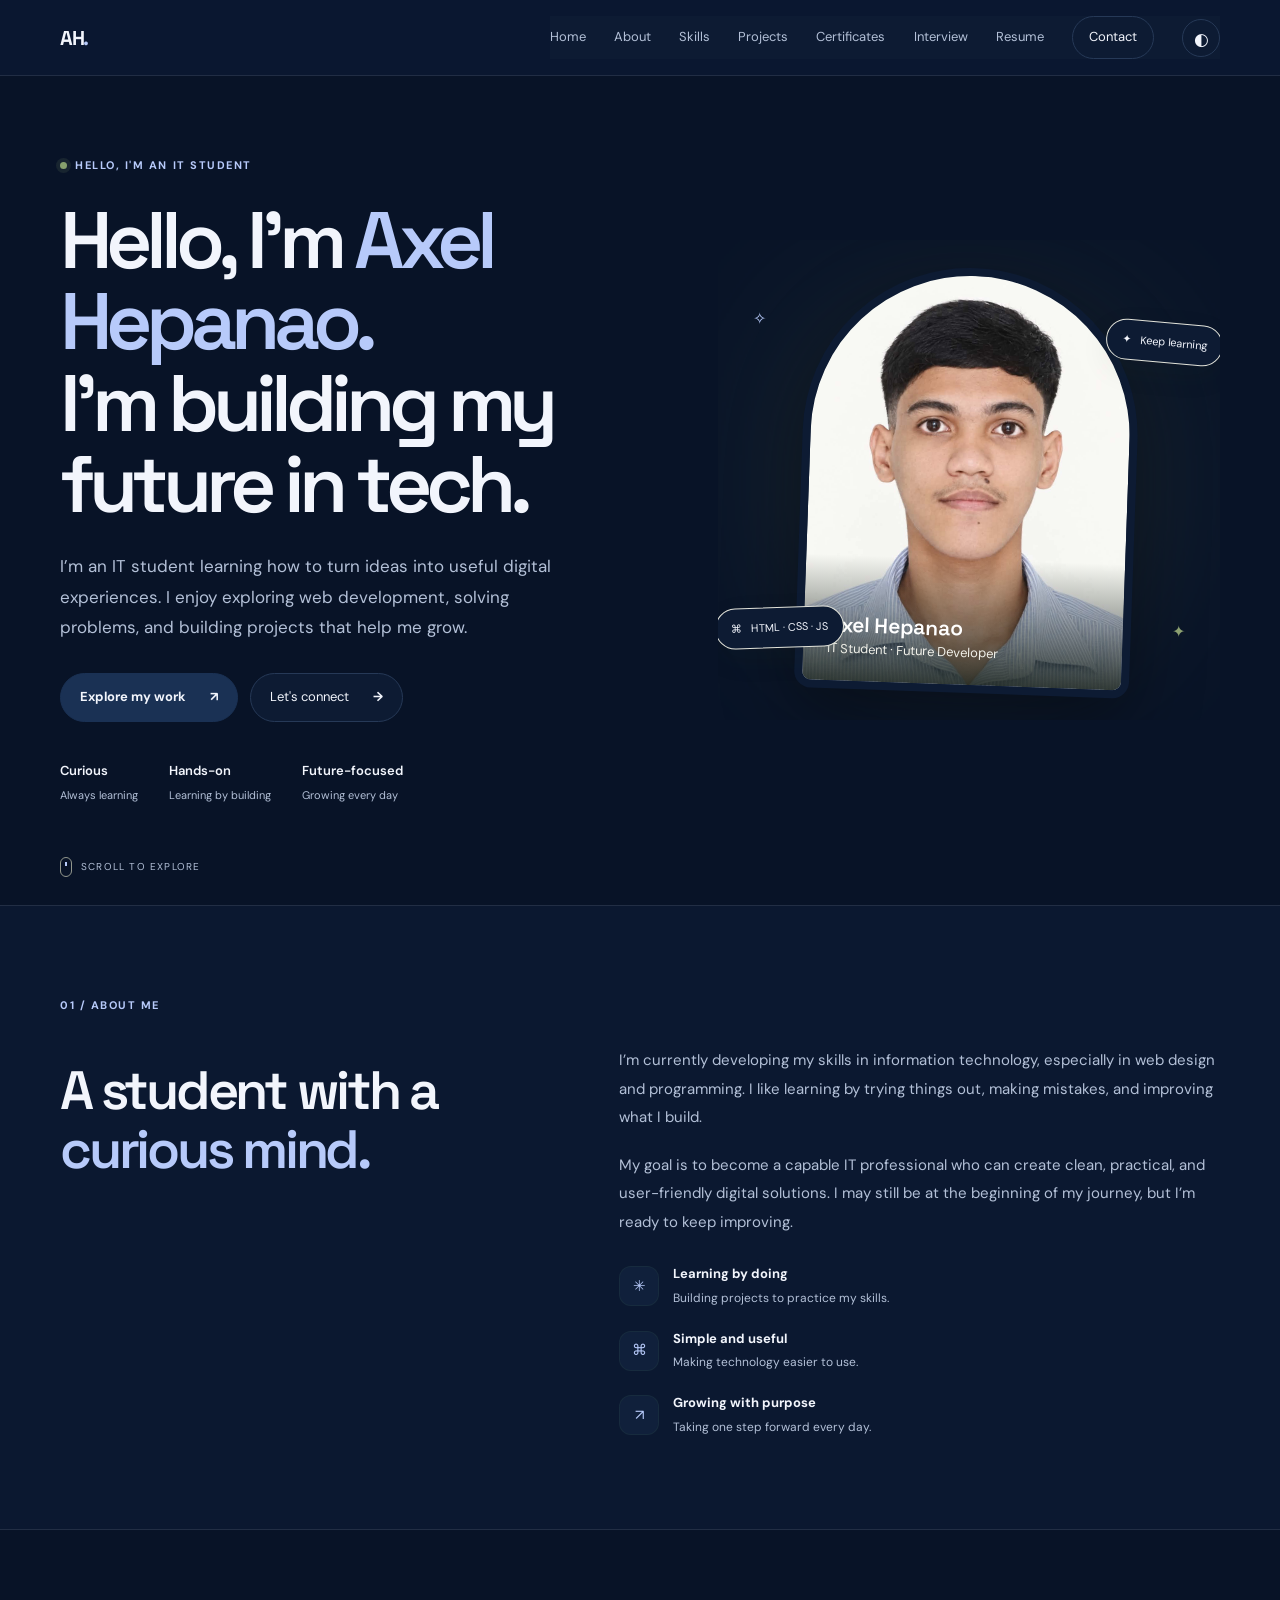
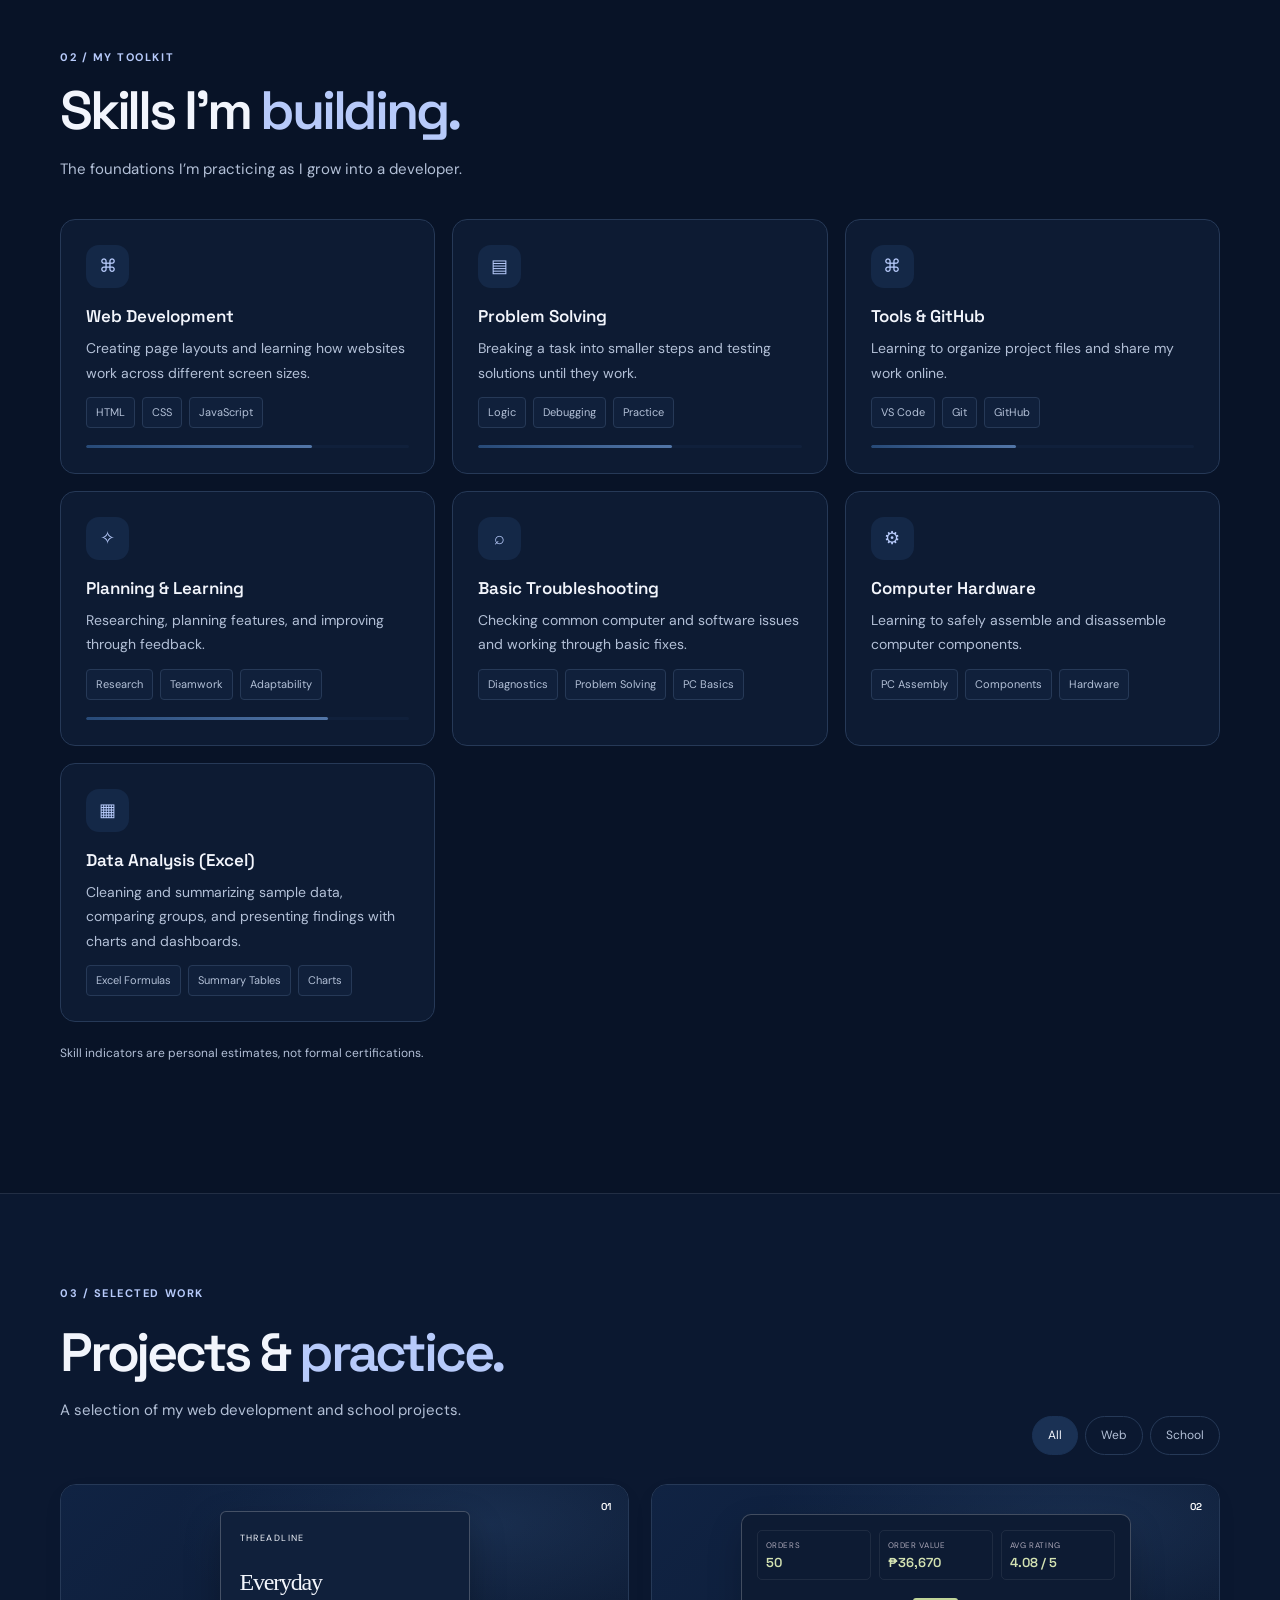
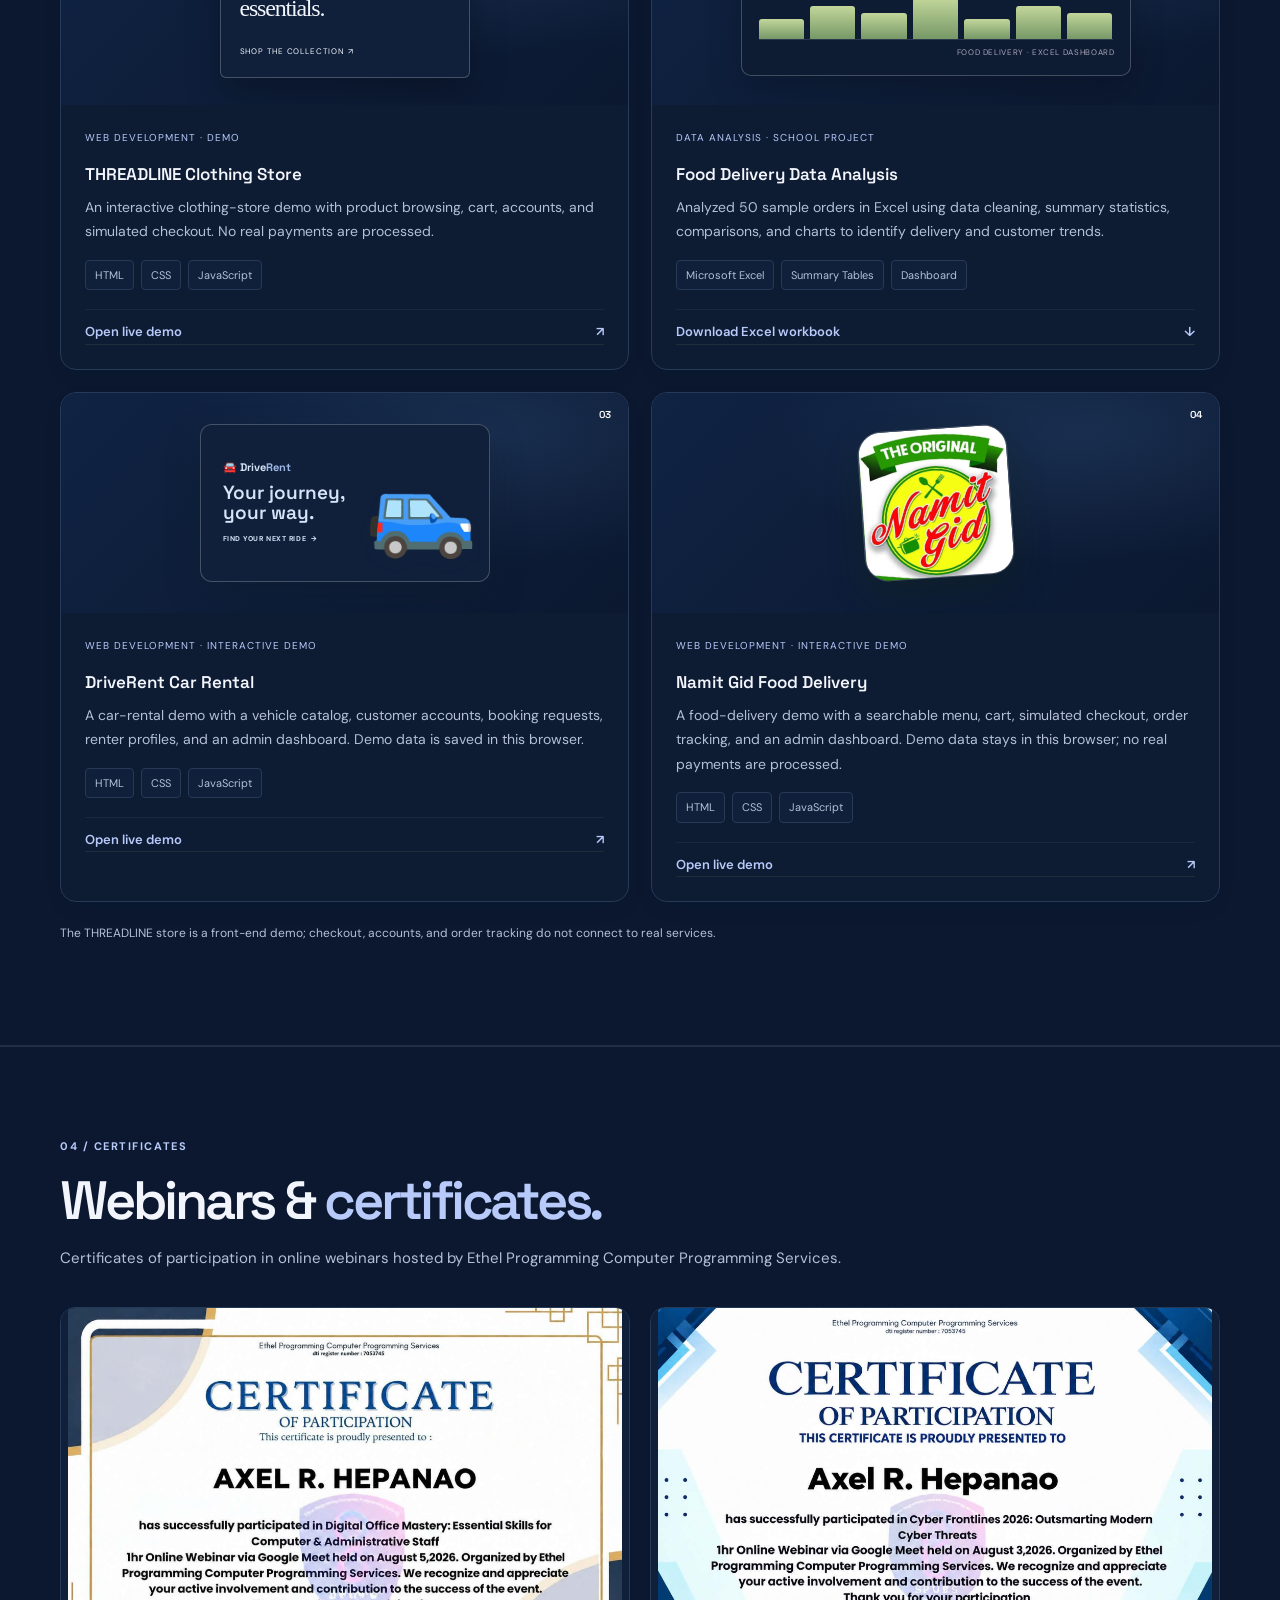
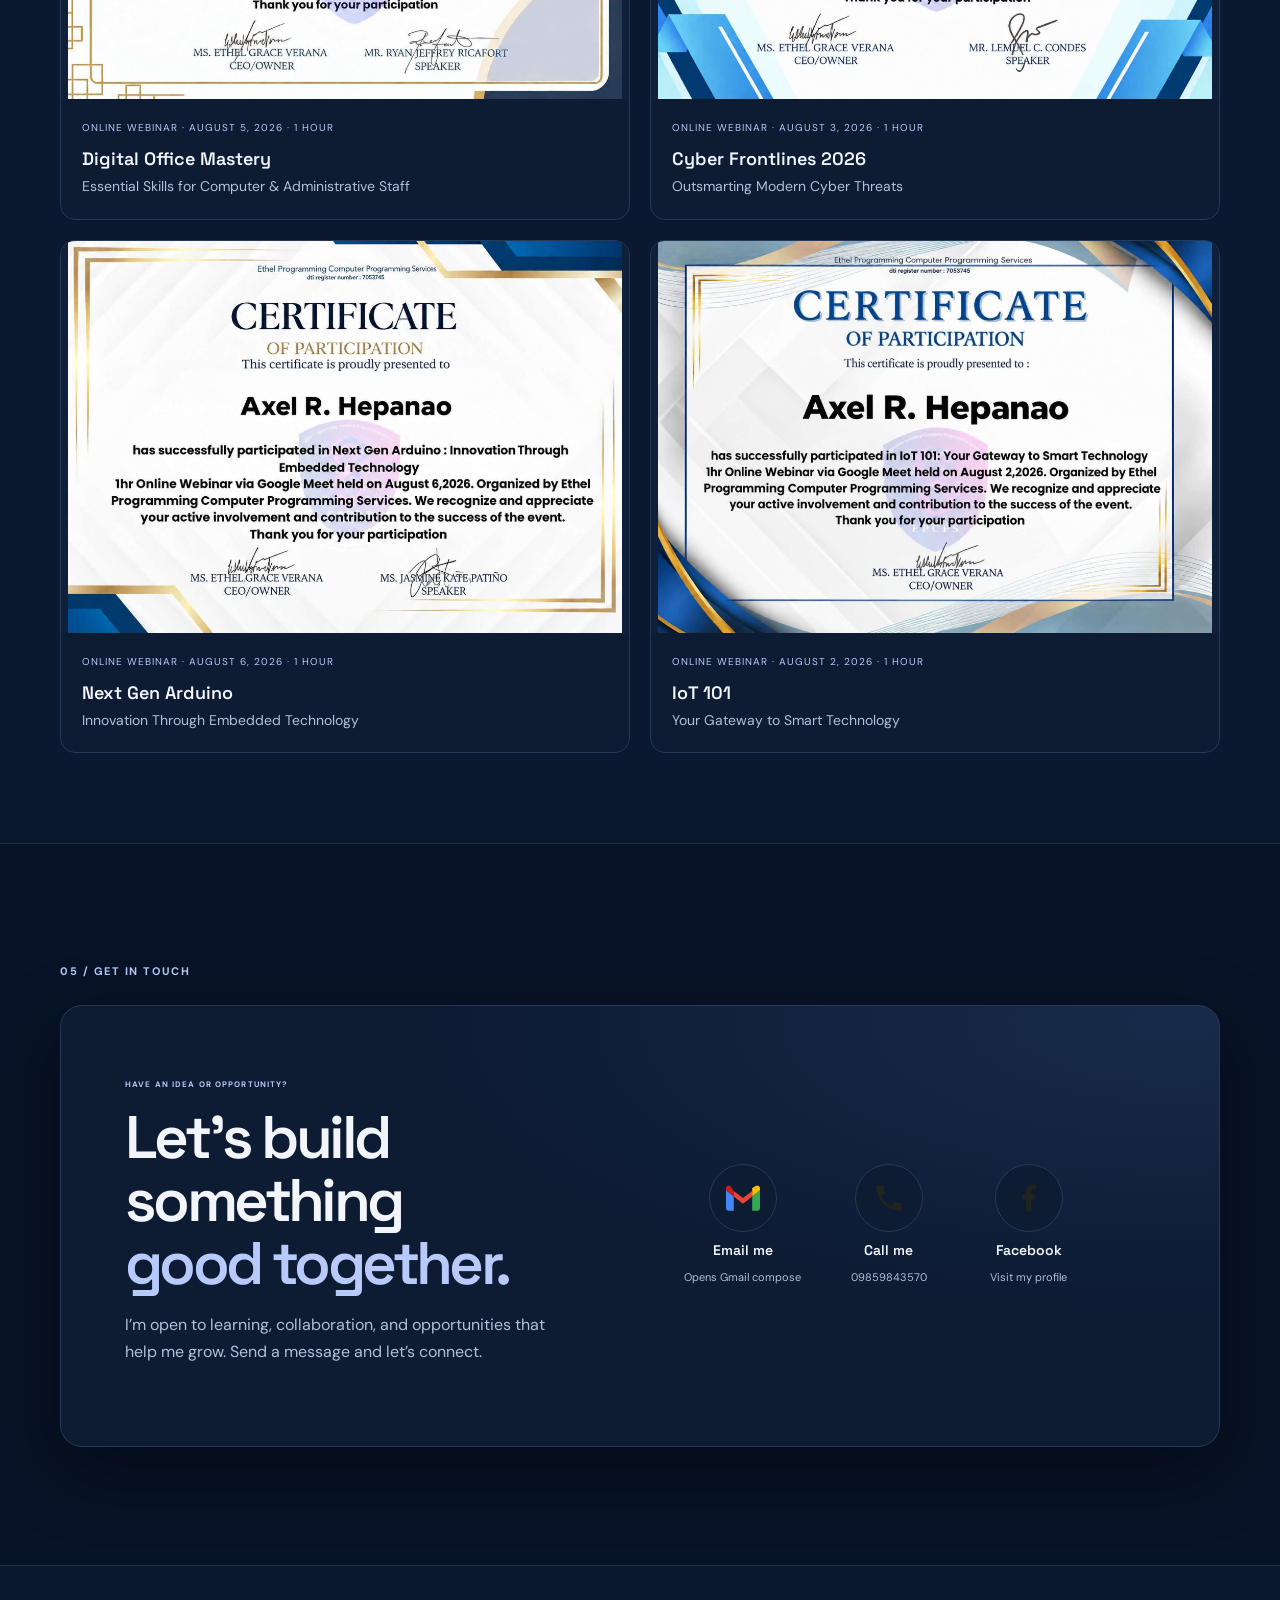
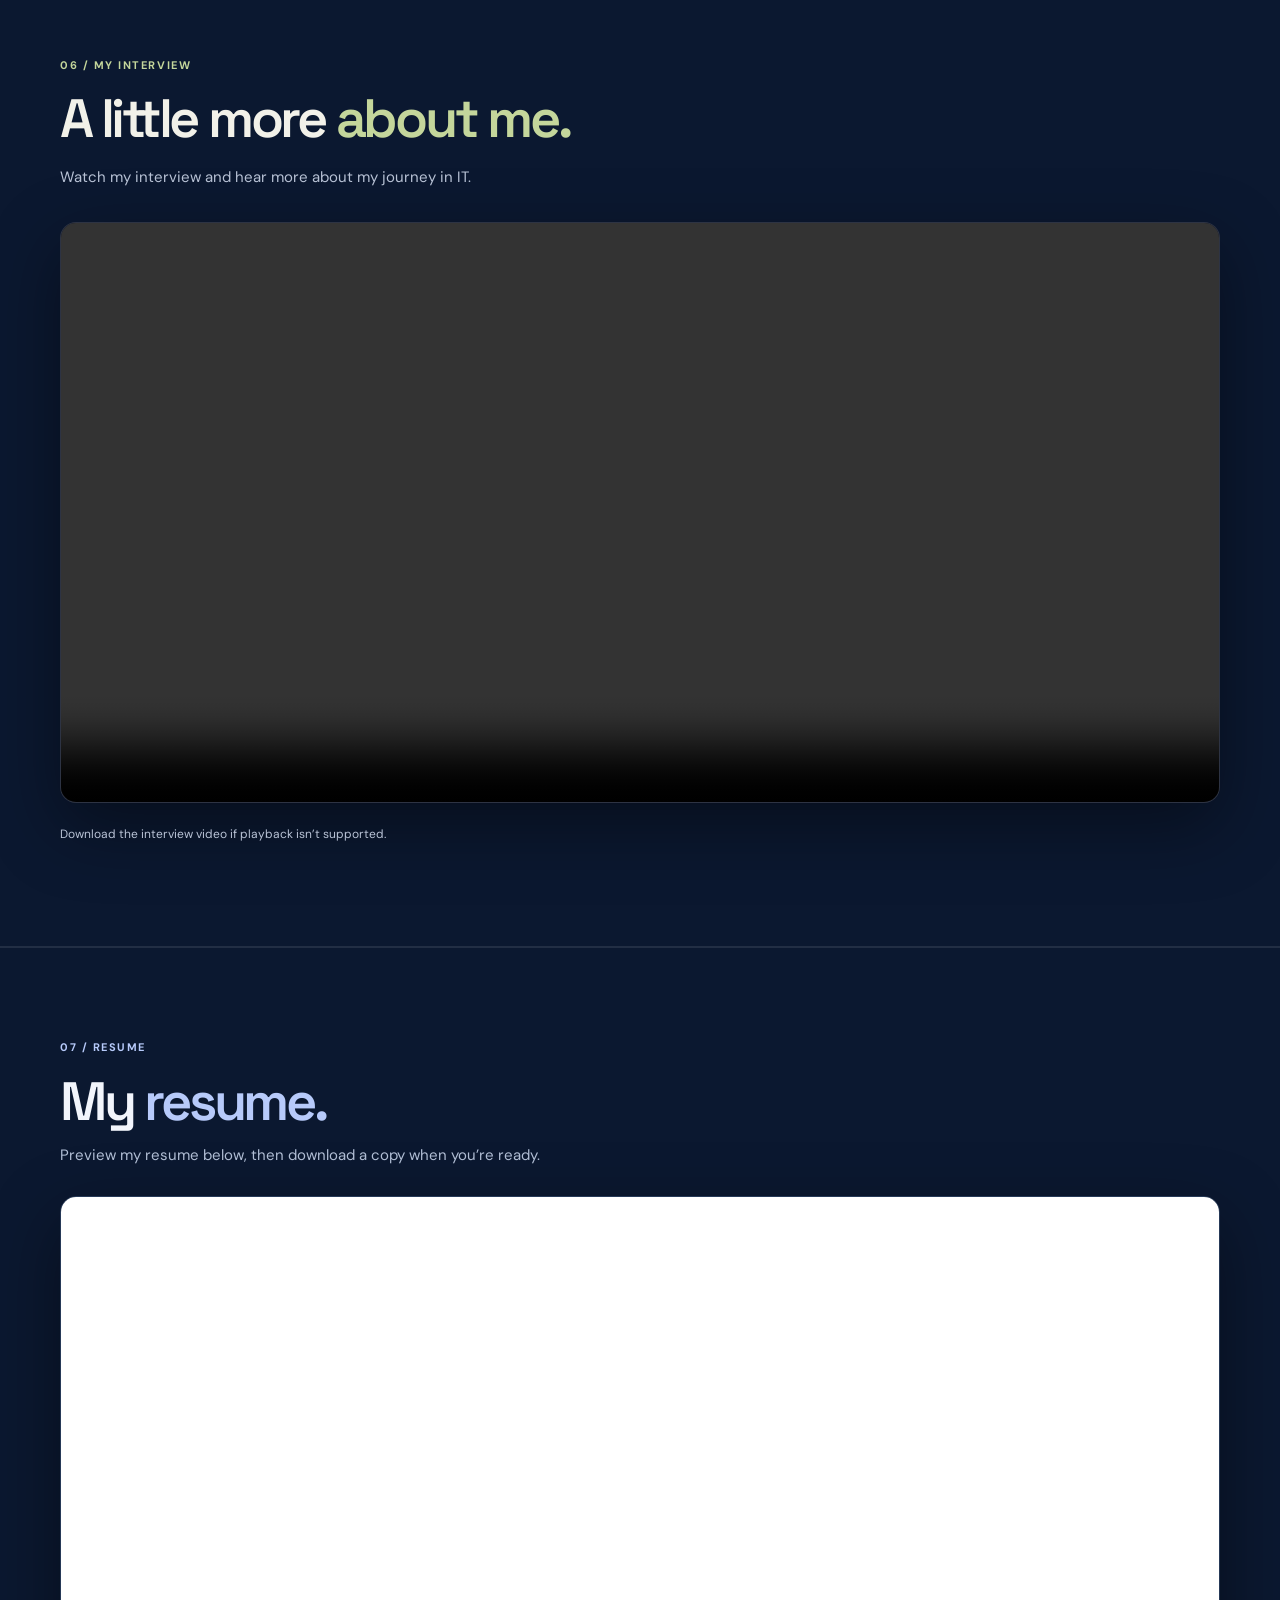
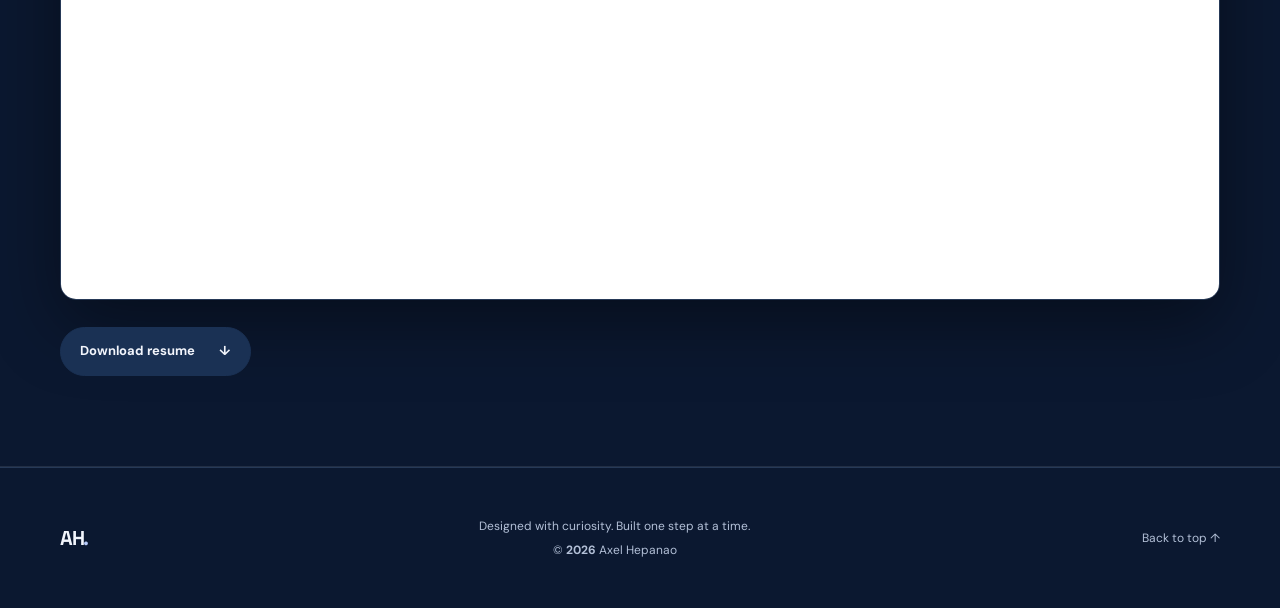
<file: index.html>
<!doctype html>
<html lang="en">
<head>
<meta charset="utf-8"><meta name="viewport" content="width=device-width,initial-scale=1">
<meta name="theme-color" content="#081327">
<meta name="description" content="Axel Hepanao is an IT student learning web development and building useful digital experiences.">
<title>Axel Hepanao — Portfolio</title>
<meta property="og:title" content="Axel Hepanao — IT Student & Aspiring Developer">
<meta property="og:description" content="Explore Axel's projects, skills, certificates, and journey in technology.">
<meta property="og:type" content="website">
<link rel="preconnect" href="https://fonts.googleapis.com"><link rel="preconnect" href="https://fonts.gstatic.com" crossorigin>
<link href="https://fonts.googleapis.com/css2?family=DM+Sans:wght@400;500;600;700&family=Space+Grotesk:wght@400;500;600;700&display=swap" rel="stylesheet">
<link rel="stylesheet" href="style.css"><link rel="stylesheet" href="readability.css"><link rel="stylesheet" href="portfolio.css"><script defer src="script.js"></script>
</head>
<body>
<a class="skip-link" href="#main">Skip to content</a>
<header class="topbar"><nav class="nav wrap" aria-label="Main navigation"><a class="logo" href="#home">AH<span>.</span></a><button class="hamburger" id="hamburger" type="button" aria-label="Open menu" aria-controls="navlinks" aria-expanded="false">☰</button><div class="navlinks" id="navlinks"><a href="#home">Home</a><a href="#about">About</a><a href="#skills">Skills</a><a href="#projects">Projects</a><a href="#certificates">Certificates</a><a href="#interview">Interview</a><a href="#resume">Resume</a><a href="#contact">Contact</a><button id="theme" class="theme" type="button" aria-label="Switch to dark theme">◐</button></div></nav></header>
<main id="main">
<section class="hero wrap" id="home">
<div class="hero-copy reveal"><div class="eyebrow"><i></i> HELLO, I'M AN IT STUDENT</div><h1>Hello, I’m <span>Axel<br>Hepanao.</span><br>I’m building my<br>future in tech.</h1><p class="lead">I’m an IT student learning how to turn ideas into useful digital experiences. I enjoy exploring web development, solving problems, and building projects that help me grow.</p><div class="actions"><a class="btn primary" href="#projects">Explore my work <b>↗</b></a><a class="btn" href="#contact">Let's connect <b>→</b></a></div><div class="mini-stats"><div><strong>Curious</strong><small>Always learning</small></div><div><strong>Hands-on</strong><small>Learning by building</small></div><div><strong>Future-focused</strong><small>Growing every day</small></div></div></div>
<div class="hero-visual reveal"><div class="glow"></div><div class="orbit orbit1"></div><div class="orbit orbit2"></div><div class="profile-card"><img class="profile-photo" src="assets/axel-hepanao-portrait.png" alt="Portrait of Axel Hepanao"><div class="photo-caption"><b>Axel Hepanao</b><small>IT Student · Future Developer</small></div></div><div class="float-tag tag-one">✦ &nbsp; Keep learning</div><div class="float-tag tag-two">⌘ &nbsp; HTML · CSS · JS</div><div class="spark spark1">✦</div><div class="spark spark2">✧</div></div>
<a class="scroll" href="#about"><span></span> SCROLL TO EXPLORE</a>
</section>
<section class="about section-band" id="about"><div class="wrap"><div class="section-kicker reveal">01 / ABOUT ME</div><div class="about-grid"><h2 class="section-title reveal">A student with a<br><span>curious mind.</span></h2><div class="about-copy reveal"><p>I’m currently developing my skills in information technology, especially in web design and programming. I like learning by trying things out, making mistakes, and improving what I build.</p><p>My goal is to become a capable IT professional who can create clean, practical, and user-friendly digital solutions. I may still be at the beginning of my journey, but I’m ready to keep improving.</p><div class="about-points"><div><i>✳</i><span><b>Learning by doing</b><small>Building projects to practice my skills.</small></span></div><div><i>⌘</i><span><b>Simple and useful</b><small>Making technology easier to use.</small></span></div><div><i>↗</i><span><b>Growing with purpose</b><small>Taking one step forward every day.</small></span></div></div></div></div></div></section>
<section class="skills wrap section" id="skills"><div class="section-kicker reveal">02 / MY TOOLKIT</div><h2 class="section-title reveal">Skills I’m <span>building.</span></h2><p class="section-intro reveal">The foundations I’m practicing as I grow into a developer.</p><div class="skill-grid"><article class="skill-card reveal"><div class="skill-icon purple">⌘</div><h3>Web Development</h3><p>Creating page layouts and learning how websites work across different screen sizes.</p><div class="tags"><span>HTML</span><span>CSS</span><span>JavaScript</span></div><div class="level"><span style="width:70%"></span></div></article><article class="skill-card reveal"><div class="skill-icon green">▤</div><h3>Problem Solving</h3><p>Breaking a task into smaller steps and testing solutions until they work.</p><div class="tags"><span>Logic</span><span>Debugging</span><span>Practice</span></div><div class="level"><span style="width:60%"></span></div></article><article class="skill-card reveal"><div class="skill-icon orange">⌘</div><h3>Tools & GitHub</h3><p>Learning to organize project files and share my work online.</p><div class="tags"><span>VS Code</span><span>Git</span><span>GitHub</span></div><div class="level"><span style="width:45%"></span></div></article><article class="skill-card reveal"><div class="skill-icon blue">✧</div><h3>Planning & Learning</h3><p>Researching, planning features, and improving through feedback.</p><div class="tags"><span>Research</span><span>Teamwork</span><span>Adaptability</span></div><div class="level"><span style="width:75%"></span></div></article><article class="skill-card reveal"><div class="skill-icon purple">⌕</div><h3>Basic Troubleshooting</h3><p>Checking common computer and software issues and working through basic fixes.</p><div class="tags"><span>Diagnostics</span><span>Problem Solving</span><span>PC Basics</span></div></article><article class="skill-card reveal"><div class="skill-icon green">⚙</div><h3>Computer Hardware</h3><p>Learning to safely assemble and disassemble computer components.</p><div class="tags"><span>PC Assembly</span><span>Components</span><span>Hardware</span></div></article><article class="skill-card reveal"><div class="skill-icon blue">▦</div><h3>Data Analysis (Excel)</h3><p>Cleaning and summarizing sample data, comparing groups, and presenting findings with charts and dashboards.</p><div class="tags"><span>Excel Formulas</span><span>Summary Tables</span><span>Charts</span></div></article></div><p class="note reveal">Skill indicators are personal estimates, not formal certifications.</p></section>
<section class="projects section-band" id="projects"><div class="wrap"><div class="section-kicker reveal">03 / SELECTED WORK</div><div class="project-heading reveal"><div><h2 class="section-title">Projects & <span>practice.</span></h2><p class="section-intro">A selection of my web development and school projects.</p></div><div class="filters"><button class="active" data-filter="all">All</button><button data-filter="web">Web</button><button data-filter="school">School</button></div></div><div class="project-grid" id="projectGrid">
<article class="project reveal" data-kind="web"><div class="project-art art-orange"><div class="store-preview"><small>THREADLINE</small><b>Everyday<br>essentials.</b><span>SHOP THE COLLECTION ↗</span></div><b>01</b></div><div class="project-body"><div class="project-meta">WEB DEVELOPMENT · DEMO</div><h3>THREADLINE Clothing Store</h3><p>An interactive clothing-store demo with product browsing, cart, accounts, and simulated checkout. No real payments are processed.</p><div class="tags"><span>HTML</span><span>CSS</span><span>JavaScript</span></div><a class="details" href="projects/threadline_clothing_store/index.html" target="_blank" rel="noopener noreferrer">Open live demo <span>↗</span></a></div></article>
<article class="project reveal" data-kind="school"><div class="project-art art-analytics"><div class="analytics-preview" aria-hidden="true"><div class="analytics-kpis"><span><small>ORDERS</small><b>50</b></span><span><small>ORDER VALUE</small><b>₱36,670</b></span><span><small>AVG RATING</small><b>4.08 / 5</b></span></div><div class="analytics-bars"><i></i><i></i><i></i><i></i><i></i><i></i><i></i></div><small class="analytics-caption">FOOD DELIVERY · EXCEL DASHBOARD</small></div><b>02</b></div><div class="project-body"><div class="project-meta">DATA ANALYSIS · SCHOOL PROJECT</div><h3>Food Delivery Data Analysis</h3><p>Analyzed 50 sample orders in Excel using data cleaning, summary statistics, comparisons, and charts to identify delivery and customer trends.</p><div class="tags"><span>Microsoft Excel</span><span>Summary Tables</span><span>Dashboard</span></div><a class="details" href="food-delivery-data-analysis.xlsx" download="Food-Delivery-Data-Analysis.xlsx">Download Excel workbook <span>↓</span></a></div></article>
<article class="project reveal" data-kind="web"><div class="project-art driverent-art"><div class="driverent-preview"><span class="driverent-logo">🚘 Drive<span>Rent</span></span><strong>Your journey,<br>your way.</strong><span class="driverent-car" aria-hidden="true">🚙</span><small>FIND YOUR NEXT RIDE&nbsp; →</small></div><b>03</b></div><div class="project-body"><div class="project-meta">WEB DEVELOPMENT · INTERACTIVE DEMO</div><h3>DriveRent Car Rental</h3><p>A car-rental demo with a vehicle catalog, customer accounts, booking requests, renter profiles, and an admin dashboard. Demo data is saved in this browser.</p><div class="tags"><span>HTML</span><span>CSS</span><span>JavaScript</span></div><a class="details" href="projects/car_rental_system/index.html" target="_blank" rel="noopener noreferrer">Open live demo <span>↗</span></a></div></article>
<article class="project reveal" data-kind="web"><div class="project-art namitgid-art"><div class="namitgid-preview"><img src="projects/namitgid_food_ordering_system/assets/namit-gid-logo.png" alt="The Original Namit Gid logo"></div><b>04</b></div><div class="project-body"><div class="project-meta">WEB DEVELOPMENT · INTERACTIVE DEMO</div><h3>Namit Gid Food Delivery</h3><p>A food-delivery demo with a searchable menu, cart, simulated checkout, order tracking, and an admin dashboard. Demo data stays in this browser; no real payments are processed.</p><div class="tags"><span>HTML</span><span>CSS</span><span>JavaScript</span></div><a class="details" href="projects/namitgid_food_ordering_system/index.html" target="_blank" rel="noopener noreferrer">Open live demo <span>↗</span></a></div></article>
</div><p class="note">The THREADLINE store is a front-end demo; checkout, accounts, and order tracking do not connect to real services.</p></div></section>
<section class="certificates section-band" id="certificates"><div class="wrap"><div class="section-kicker reveal">04 / CERTIFICATES</div><h2 class="section-title reveal">Webinars & <span>certificates.</span></h2><p class="section-intro reveal">Certificates of participation in online webinars hosted by Ethel Programming Computer Programming Services.</p><div class="certificate-grid">
<article class="certificate-card reveal"><a class="certificate-image" href="assets/certificate-digital-office-mastery.png" target="_blank" rel="noopener noreferrer" aria-label="Open Digital Office Mastery certificate"><img src="assets/certificate-digital-office-mastery.png" alt="Axel R. Hepanao's certificate for Digital Office Mastery: Essential Skills for Computer and Administrative Staff"></a><div class="certificate-copy"><div class="project-meta">ONLINE WEBINAR · AUGUST 5, 2026 · 1 HOUR</div><h3>Digital Office Mastery</h3><p>Essential Skills for Computer & Administrative Staff</p></div></article>
<article class="certificate-card reveal"><a class="certificate-image" href="assets/certificate-cyber-frontlines-2026.png" target="_blank" rel="noopener noreferrer" aria-label="Open Cyber Frontlines 2026 certificate"><img src="assets/certificate-cyber-frontlines-2026.png" alt="Axel R. Hepanao's certificate for Cyber Frontlines 2026: Outsmarting Modern Cyber Threats"></a><div class="certificate-copy"><div class="project-meta">ONLINE WEBINAR · AUGUST 3, 2026 · 1 HOUR</div><h3>Cyber Frontlines 2026</h3><p>Outsmarting Modern Cyber Threats</p></div></article>
<article class="certificate-card reveal"><a class="certificate-image" href="assets/certificate-next-gen-arduino.png" target="_blank" rel="noopener noreferrer" aria-label="Open Next Gen Arduino certificate"><img src="assets/certificate-next-gen-arduino.png" alt="Axel R. Hepanao's certificate for Next Gen Arduino: Innovation Through Embedded Technology"></a><div class="certificate-copy"><div class="project-meta">ONLINE WEBINAR · AUGUST 6, 2026 · 1 HOUR</div><h3>Next Gen Arduino</h3><p>Innovation Through Embedded Technology</p></div></article>
<article class="certificate-card reveal"><a class="certificate-image" href="assets/certificate-iot-101.png" target="_blank" rel="noopener noreferrer" aria-label="Open IoT 101 certificate"><img src="assets/certificate-iot-101.png" alt="Axel R. Hepanao's certificate for IoT 101: Your Gateway to Smart Technology"></a><div class="certificate-copy"><div class="project-meta">ONLINE WEBINAR · AUGUST 2, 2026 · 1 HOUR</div><h3>IoT 101</h3><p>Your Gateway to Smart Technology</p></div></article>
</div></div></section>
<section class="contact wrap section" id="contact">
<div class="section-kicker reveal">05 / GET IN TOUCH</div>
<div class="contact-panel reveal">
<div class="contact-copy">
<p class="eyebrow">HAVE AN IDEA OR OPPORTUNITY?</p>
<h2>Let’s build<br>something<br><span>good together.</span></h2>
<p>I’m open to learning, collaboration, and opportunities that help me grow. Send a message and let’s connect.</p>
</div>
<div class="contact-cta">
<div class="contact-action">
<a class="contact-icon" id="gmailContact" href="https://mail.google.com/mail/u/0/?view=cm&amp;fs=1&amp;to=axelhepanao77%40gmail.com" target="_blank" rel="noopener noreferrer" aria-label="Send an email to Axel Hepanao using Gmail">
<svg viewBox="0 0 48 36" aria-hidden="true" focusable="false"><path fill="#4285f4" d="M3 36h8V16L0 7v25a4 4 0 0 0 3 4"/><path fill="#34a853" d="M37 36h8a4 4 0 0 0 3-4V7l-11 9"/><path fill="#fbbc04" d="M37 8v8l11-9V4a4 4 0 0 0-6-3L37 4"/><path fill="#ea4335" d="M11 8v8L24 26 37 16V8L24 18"/><path fill="#c5221f" d="M0 4v3l11 9V8L6 1a4 4 0 0 0-6 3"/></svg>
</a>
<span>Email me</span><small>Opens Gmail compose</small>
</div>
<div class="contact-action">
<a class="contact-icon phone-icon" href="tel:09859843570" aria-label="Call Axel Hepanao at 09859843570">
<svg viewBox="0 0 24 24" aria-hidden="true" focusable="false"><path d="M6.6 10.8a15.5 15.5 0 0 0 6.6 6.6l2.2-2.2a1 1 0 0 1 1.02-.24 11.4 11.4 0 0 0 3.58.57 1 1 0 0 1 1 1V20a1 1 0 0 1-1 1A17 17 0 0 1 3 4a1 1 0 0 1 1-1h3.5a1 1 0 0 1 1 1 11.4 11.4 0 0 0 .57 3.58 1 1 0 0 1-.25 1.02z"/></svg>
</a>
<span>Call me</span><small>09859843570</small>
</div>
<div class="contact-action">
<a class="contact-icon facebook-icon" href="https://www.facebook.com/axelhepanao77" target="_blank" rel="noopener noreferrer" aria-label="Visit Axel Hepanao's Facebook profile">
<svg viewBox="0 0 24 24" aria-hidden="true" focusable="false"><path d="M13.4 21v-8.2h2.8l.4-3.2h-3.2v-2c0-.9.3-1.5 1.6-1.5h1.7V3.2c-.3 0-1.3-.2-2.5-.2-2.5 0-4.2 1.5-4.2 4.3v2.4H7.2v3.2H10V21z"/></svg>
</a>
<span>Facebook</span><small>Visit my profile</small>
</div>
</div>
</div>
</section>
<section class="interview section-band" id="interview"><div class="wrap"><div class="section-kicker reveal">06 / MY INTERVIEW</div><h2 class="section-title reveal">A little more <span>about me.</span></h2><p class="section-intro reveal">Watch my interview and hear more about my journey in IT.</p><video class="interview-player reveal" controls preload="metadata" playsinline aria-label="Interview with Axel Hepanao"><source src="assets/about-me.mp4" type="video/mp4">Your browser can’t play this video. <a href="assets/about-me.mp4">Open the interview video</a>.</video><p class="note reveal"><a href="assets/about-me.mp4" download>Download the interview video</a> if playback isn’t supported.</p></div></section>
<section class="resume section-band" id="resume"><div class="wrap resume-panel"><div class="resume-heading"><div class="section-kicker">07 / RESUME</div><h2 class="section-title">My <span>resume.</span></h2><p class="section-intro">Preview my resume below, then download a copy when you’re ready.</p></div><div class="resume-preview"><iframe src="resume.pdf#view=FitH" title="Preview of Axel Hepanao's resume">Your browser does not support embedded PDF previews. <a href="resume.pdf">Open the resume PDF</a>.</iframe></div><a class="btn primary resume-download" href="resume.pdf" download="Axel-Hepanao-Resume.pdf">Download resume <b>↓</b></a></div></section>
</main>
<footer><div class="wrap footer-inner"><a class="logo" href="#home">AH<span>.</span></a><p>Designed with curiosity. Built one step at a time. <span>© <b id="year"></b> Axel Hepanao</span></p><a href="#home">Back to top ↑</a></div></footer>
</body></html>
</file>
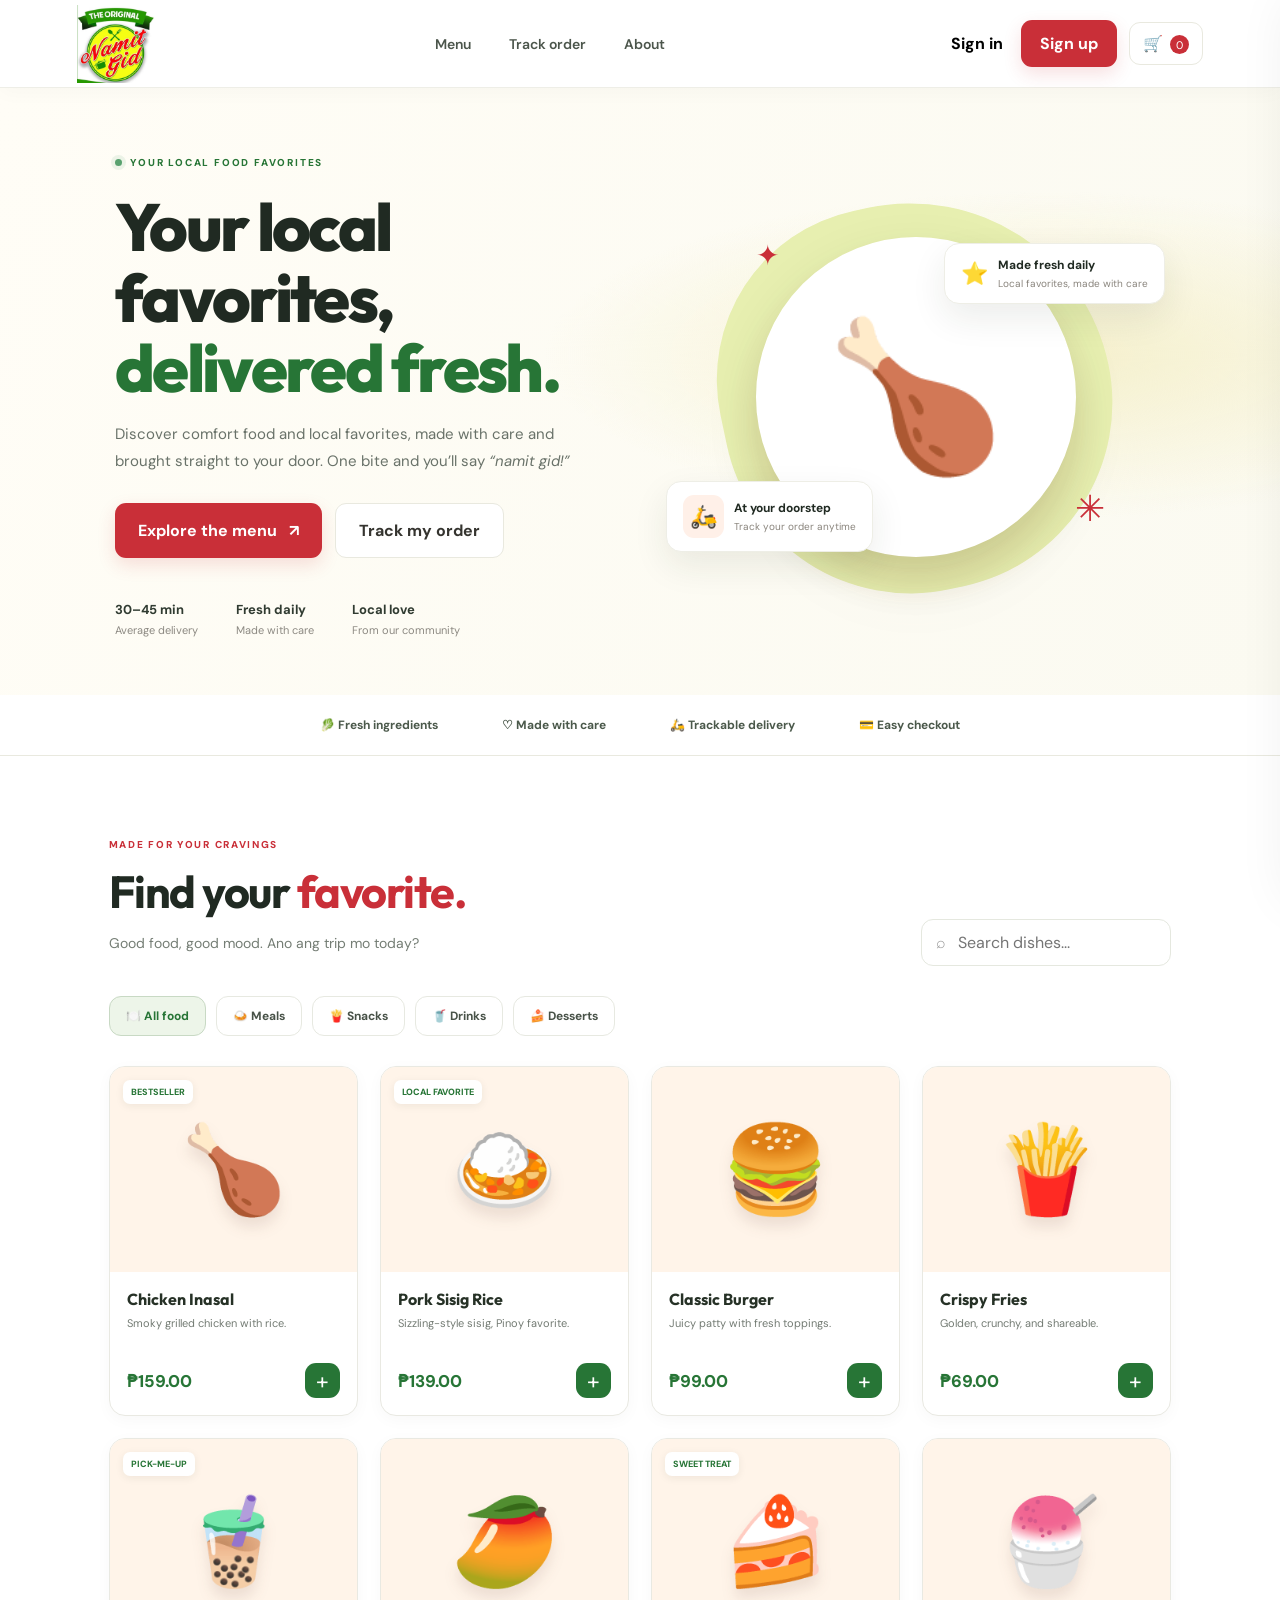
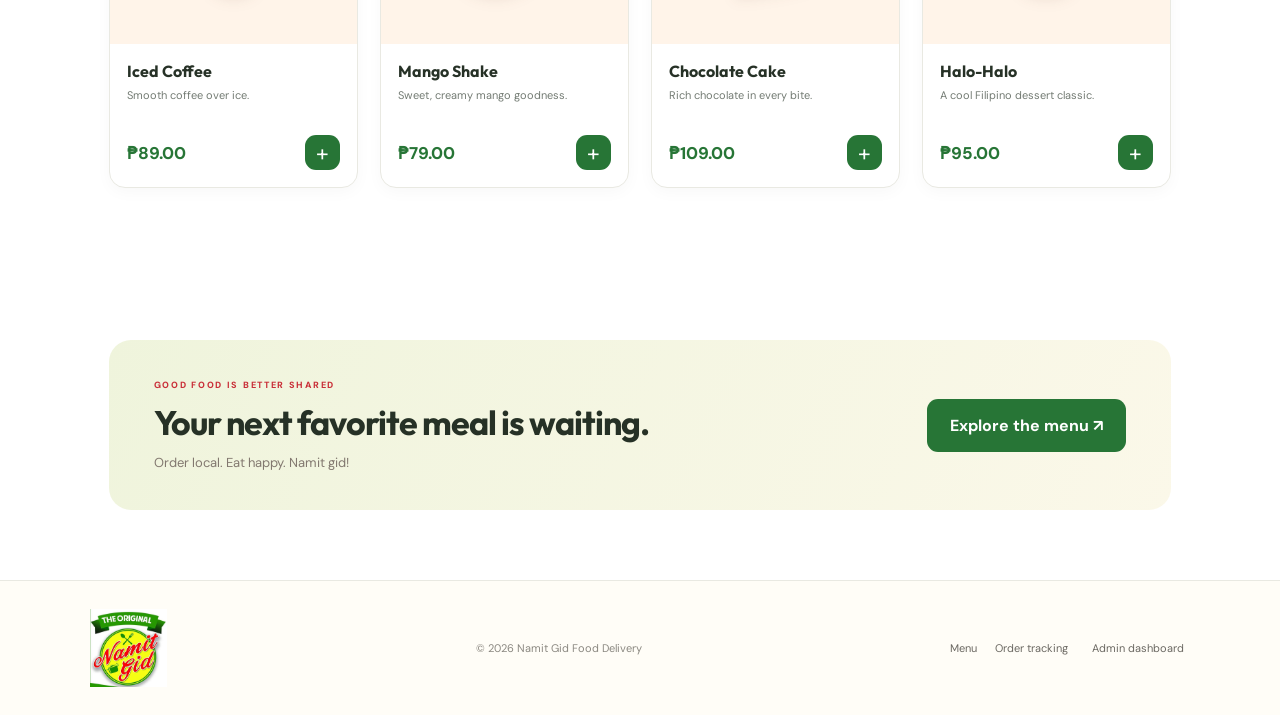
<file: projects/namitgid_food_ordering_system/index.html>
<!DOCTYPE html>
<html lang="en">
<head>
  <meta charset="UTF-8" />
  <meta name="viewport" content="width=device-width, initial-scale=1.0" />
  <meta name="theme-color" content="#277536" />
  <meta name="description" content="Fresh local favorites delivered to your door. Explore the Namit Gid menu and order today." />
  <title>Namit Gid — Food Delivery</title>
  <link rel="icon" type="image/png" href="assets/namit-gid-logo.png" />
  <link rel="stylesheet" href="style.css" />
  <link rel="stylesheet" href="admin-menu.css" />
  <link rel="stylesheet" href="brand-polish.css" />
  <link rel="preconnect" href="https://fonts.googleapis.com">
  <link rel="preconnect" href="https://fonts.gstatic.com" crossorigin>
  <link href="https://fonts.googleapis.com/css2?family=DM+Sans:wght@400;500;600;700&family=Outfit:wght@400;500;600;700;800&display=swap" rel="stylesheet">
</head>
<body>
  <header class="topbar">
    <a class="brand" href="#home" aria-label="Namit Gid home"><img class="brand-logo" src="assets/namit-gid-logo.png" alt="The Original Namit Gid"></a>
    <nav class="nav-links"><a href="#menu">Menu</a><a href="#tracking" id="trackOrderNav">Track order</a><a href="#about">About</a></nav>
    <div class="top-actions"><button class="text-btn" id="signinOpen">Sign in</button><button class="btn btn-primary" id="signupOpen">Sign up</button><button class="cart-button" id="cartOpen">🛒 <span id="cartCount">0</span></button><button class="mobile-menu" id="mobileMenu">☰</button></div>
  </header>

  <main id="home">
    <section class="hero">
      <div class="hero-copy">
        <div class="eyebrow"><span class="live-dot"></span> YOUR LOCAL FOOD FAVORITES</div>
        <h1>Your local favorites,<br><span>delivered fresh.</span></h1>
        <p>Discover comfort food and local favorites, made with care and brought straight to your door. One bite and you’ll say <i>“namit gid!”</i></p>
        <div class="hero-actions"><a class="btn btn-primary btn-large" href="#menu">Explore the menu <span>↗</span></a><button class="btn btn-light btn-large" id="trackOrderHero" type="button">Track my order</button></div>
        <div class="hero-stats"><div><b>30–45 min</b><small>Average delivery</small></div><div><b>Fresh daily</b><small>Made with care</small></div><div><b>Local love</b><small>From our community</small></div></div>
      </div>
      <div class="hero-visual"><div class="hero-blob"></div><div class="hero-food" id="heroFood" aria-label="Featured dish">🍗</div><div class="floating-card float-top"><span>⭐</span><div><b>Made fresh daily</b><small>Local favorites, made with care</small></div></div><div class="floating-card float-bottom"><span class="mini-icon">🛵</span><div><b>At your doorstep</b><small>Track your order anytime</small></div></div><span class="sparkle s1">✦</span><span class="sparkle s2">✳</span></div>
    </section>

    <section class="trust-strip"><span>🥬 Fresh ingredients</span><span>♡ Made with care</span><span>🛵 Trackable delivery</span><span>💳 Easy checkout</span></section>

    <section class="section" id="menu">
      <div class="section-heading"><div><div class="eyebrow">MADE FOR YOUR CRAVINGS</div><h2>Find your <span>favorite.</span></h2><p>Good food, good mood. Ano ang trip mo today?</p></div><div class="search-wrap"><span>⌕</span><input id="searchInput" type="search" placeholder="Search dishes..." aria-label="Search dishes"></div></div>
      <div class="category-row" id="categories"><button class="category active" data-category="All">🍽️ All food</button><button class="category" data-category="Meals">🍛 Meals</button><button class="category" data-category="Snacks">🍟 Snacks</button><button class="category" data-category="Drinks">🥤 Drinks</button><button class="category" data-category="Desserts">🍰 Desserts</button></div>
      <div class="food-grid" id="foodGrid"></div>
    </section>

    <section class="tracking-section tracking-page" id="tracking" aria-labelledby="trackingPageTitle">
      <header class="tracking-page-header">
        <div><small>ORDER TRACKING</small><h1 id="trackingPageTitle">Track your order</h1></div>
        <button class="btn btn-light" id="closeTrackingPage" type="button">← Back to website</button>
      </header>
      <div class="tracking-page-content">
        <div class="tracking-copy">
          <div class="eyebrow">NO MORE “SAAN NA NA?”</div><h2>Your food journey,<br><span>step by step.</span></h2>
          <p>Stay updated from the moment your order is confirmed until it arrives at your door.</p>
          <div class="tracking-steps"><div class="step-icon">✓</div><div><b>Order confirmed</b><small>We got your order.</small></div><div class="step-icon">♨</div><div><b>Preparing your food</b><small>Freshly prepared by the kitchen.</small></div><div class="step-icon">🛵</div><div><b>Out for delivery</b><small>Your rider is on the way.</small></div></div>
        </div>
        <div class="track-card">
          <div class="track-card-head"><div><small>ORDER TRACKING</small><h3>Where's my food?</h3></div><span class="track-pulse">● LIVE DEMO</span></div>
          <form id="trackForm" class="track-form"><label for="orderId">Enter your order ID</label><div class="track-input-row"><input id="orderId" placeholder="e.g. NG-1001" required><button class="btn btn-primary" type="submit">Track order</button></div></form>
          <div id="trackingResult" class="tracking-result"><div class="empty-track">🛵<b>Your next delicious moment is close.</b><span>Place an order to see its tracking updates here.</span></div></div>
          <div class="map-placeholder"><div class="map-grid"></div><span class="map-pin pin-a">📍</span><span class="map-pin pin-b">🏠</span><span class="route-line"></span><div class="map-label">DELIVERY ROUTE PREVIEW</div></div>
        </div>
      </div>
    </section>

    <section class="cta-banner" id="about"><div><div class="eyebrow">GOOD FOOD IS BETTER SHARED</div><h2>Your next favorite meal is waiting.</h2><p>Order local. Eat happy. Namit gid!</p></div><a class="btn btn-dark btn-large" href="#menu">Explore the menu ↗</a></section>
  </main>

  <footer><a class="brand footer-brand" href="#home" aria-label="Namit Gid home"><img class="brand-logo" src="assets/namit-gid-logo.png" alt="The Original Namit Gid"></a><span>© 2026 Namit Gid Food Delivery</span><div><a href="#menu">Menu</a><a href="#tracking" id="trackOrderFooter">Order tracking</a><button id="adminOpen">Admin dashboard</button></div></footer>

  <div class="overlay" id="modalOverlay"></div>
  <section class="modal" id="authModal" role="dialog" aria-modal="true" aria-labelledby="authTitle"><button class="modal-close" data-close>×</button><div class="modal-icon">🍲</div><div class="eyebrow">WELCOME TO NAMIT GID</div><h2 id="authTitle">Good to see you!</h2><p id="authSubtitle">Sign in to order your favorites.</p><form id="authForm"><label for="authName" id="nameLabel" class="hidden">Full name</label><input id="authName" class="hidden" placeholder="Your full name"><label for="authEmail">Email address</label><input id="authEmail" type="email" placeholder="you@example.com" required><label for="authPassword">Password</label><input id="authPassword" type="password" placeholder="At least 6 characters" minlength="6" required><button class="btn btn-primary full-btn" id="authSubmit" type="submit">Sign in</button></form><p class="switch-auth"><span id="switchText">New here?</span> <button id="authSwitch">Create an account</button></p><button class="admin-signin-shortcut" id="adminSignInShortcut" type="button">Admin? Open the admin dashboard</button><p class="demo-note">Demo only: account details stay in this browser.</p></section>

  <aside class="side-panel" id="cartPanel"><div class="panel-head"><div><small>YOUR ORDER</small><h2>Your food bag</h2></div><button class="modal-close" data-close>×</button></div><div id="cartItems" class="cart-items"></div><div class="cart-bottom"><div class="total-row"><span>Subtotal</span><b id="cartTotal">₱0.00</b></div><button id="checkoutBtn" class="btn btn-primary full-btn">Checkout · ₱0.00</button><small>Delivery fee calculated at checkout.</small></div></aside>

  <section class="modal wide-modal" id="checkoutModal" role="dialog" aria-modal="true" aria-labelledby="checkoutTitle"><button class="modal-close" data-close>×</button><div class="eyebrow">ALMOST THERE</div><h2 id="checkoutTitle">Delivery details</h2><p>Where should we bring your delicious order?</p><form id="checkoutForm" class="checkout-form"><label for="deliveryName">Full name</label><input id="deliveryName" required placeholder="Name of receiver"><label for="deliveryPhone">Mobile number</label><input id="deliveryPhone" required type="tel" placeholder="09XX XXX XXXX"><label for="deliveryAddress">Complete delivery address</label><textarea id="deliveryAddress" required placeholder="House number, street, barangay..." rows="3"></textarea><label for="paymentMethod">Payment method</label><select id="paymentMethod"><option>Cash on Delivery</option><option>GCash (demo)</option></select><div class="total-row"><span>Total</span><b id="checkoutTotal">₱0.00</b></div><button class="btn btn-primary full-btn" type="submit">Place order</button></form></section>

  <section class="admin-view" id="adminView">
    <aside class="admin-sidebar">
      <a class="brand admin-brand" href="#home" aria-label="Namit Gid admin portal"><img class="brand-logo" src="assets/namit-gid-logo.png" alt="The Original Namit Gid"><small>ADMIN PORTAL</small></a>
      <button class="admin-nav active" id="adminOverviewNav">▦ &nbsp; Overview</button>
      <button class="admin-nav" id="adminOrdersNav">☷ &nbsp; Orders</button>
      <button class="admin-nav" id="adminMenuNav">🍽 &nbsp; Menu items</button>
      <button class="admin-nav" id="adminCustomersNav">♙ &nbsp; Customers</button>
      <button class="admin-nav" id="backToSite">↗ &nbsp; View website</button>
      <div class="admin-sidebar-bottom"><span class="admin-avatar">A</span><span><b>Administrator</b><small>Store management</small></span></div>
    </aside>
    <main class="admin-main">
      <section class="admin-page active" id="adminOverviewPage">
        <div class="admin-top"><div><small>STORE MANAGEMENT / OVERVIEW</small><h1>Dashboard overview</h1><p>Here's what's happening with your food business.</p></div><button class="btn btn-primary" id="refreshAdmin">↻ Refresh data</button></div>
        <div class="admin-stats">
          <div class="stat-card"><span>Today's orders</span><b id="statOrders">0</b><small>All customer orders</small></div>
          <div class="stat-card"><span>Revenue</span><b id="statRevenue">₱0</b><small>From placed orders</small></div>
          <div class="stat-card"><span>In progress</span><b id="statProgress">0</b><small>Being prepared or delivered</small></div>
          <div class="stat-card"><span>Menu items</span><b id="statMenu">8</b><small>Available dishes</small></div>
        </div>
        <div class="sales-chart-card">
          <div class="sales-chart-heading"><div><h2>Sales overview</h2><p>Daily revenue from the last 7 days</p></div><span class="sales-chart-key"><i></i> Sales</span></div>
          <div class="sales-chart-wrap"><svg id="salesChart" role="img" aria-label="Sales chart for the last seven days" viewBox="0 0 760 260" preserveAspectRatio="none"></svg></div>
          <p class="sales-chart-summary" id="salesChartSummary">Sales are based on orders saved in this browser.</p>
        </div>
        <div class="admin-hint">Demo dashboard: order data is stored in this browser only. Connect a secure backend and database before using this for a real business.</div>
      </section>
      <section class="admin-page" id="adminOrdersPage">
        <div class="admin-top"><div><small>STORE MANAGEMENT / ORDERS</small><h1>Orders</h1><p>View all customer orders and update their status.</p></div><span class="status-pill">● LOCAL DATA</span></div>
        <div class="admin-table-card"><div class="table-heading"><div><h2>All orders</h2><p>Manage orders and keep customers updated.</p></div></div><div class="table-scroll"><table><thead><tr><th>ORDER ID</th><th>CUSTOMER</th><th>ORDER DETAILS</th><th>TOTAL</th><th>STATUS</th><th>UPDATE STATUS</th></tr></thead><tbody id="adminOrderRows"></tbody></table></div><div id="adminEmpty" class="admin-empty hidden">No orders yet. Place a test order on the website to see it here.</div></div>
      </section>
      <section class="admin-page admin-menu-page" id="adminMenuPage">
        <div class="admin-top"><div><small>STORE MANAGEMENT / MENU ITEMS</small><h1>Manage food menu</h1><p>Add dishes or edit their details and photos.</p></div><button class="btn btn-primary" id="addFoodButton" type="button">+ Add food</button></div>
        <form id="foodForm" class="food-editor hidden">
          <h3 id="foodEditorTitle">Add food</h3><input id="foodId" type="hidden">
          <div class="food-editor-grid">
            <div><label for="foodName">Food name</label><input id="foodName" maxlength="60" required></div>
            <div><label for="foodCategory">Category</label><select id="foodCategory" required><option>Meals</option><option>Snacks</option><option>Drinks</option><option>Desserts</option></select></div>
            <div><label for="foodPrice">Price (₱)</label><input id="foodPrice" type="number" min="1" step="0.01" required></div>
            <div><label for="foodImageInput">Food photo</label><input id="foodImageInput" type="file" accept="image/*"><small>Image will be resized before saving.</small></div>
            <div class="food-editor-preview" id="foodImagePreview" aria-label="Food image preview">🍽️</div>
            <div class="food-editor-description"><label for="foodDescription">Description</label><textarea id="foodDescription" maxlength="180" rows="3" required></textarea></div>
          </div>
          <div class="food-editor-actions"><button class="btn btn-light" id="cancelFoodEdit" type="button">Cancel</button><button class="btn btn-primary" type="submit">Save food</button></div>
        </form>
        <div id="adminMenuRows" class="admin-menu-rows"></div>
        <p class="demo-note">Menu edits and photos are saved in this browser only. To share updates across devices, connect a server/database.</p>
      </section>
      <section class="admin-page" id="adminCustomersPage"><div class="admin-top"><div><small>STORE MANAGEMENT / CUSTOMERS</small><h1>Customers</h1><p>Registered demo accounts in this browser.</p></div></div><div class="stat-card"><span>Registered customers</span><b id="statCustomers">0</b><small>Customer demo accounts</small></div></section>
    </main>
    <button class="admin-exit" id="adminExit" aria-label="Close admin dashboard">✕</button>
  </section>

  <div class="toast" id="toast" role="status"></div>
  <section class="modal" id="adminLoginModal" role="dialog" aria-modal="true" aria-labelledby="adminLoginTitle">
    <button class="modal-close" data-close aria-label="Close admin sign in">×</button>
    <div class="eyebrow">STORE MANAGEMENT</div>
    <h2 id="adminLoginTitle">Admin sign in</h2>
    <p>Sign in to open the store dashboard.</p>
    <form id="adminLoginForm">
      <label for="adminEmail">Admin email</label>
      <input id="adminEmail" type="email" autocomplete="username" value="admin@namitgid.com" required>
      <label for="adminPassword">Password</label>
      <input id="adminPassword" type="password" autocomplete="current-password" value="NamitAdmin2026!" required>
      <button class="btn btn-primary full-btn" type="submit">Sign in</button>
    </form>
    <p class="demo-note">Demo credentials: admin@namitgid.com / NamitAdmin2026!</p>
  </section>
  <script src="script.js"></script>
</body>
</html>
</file>
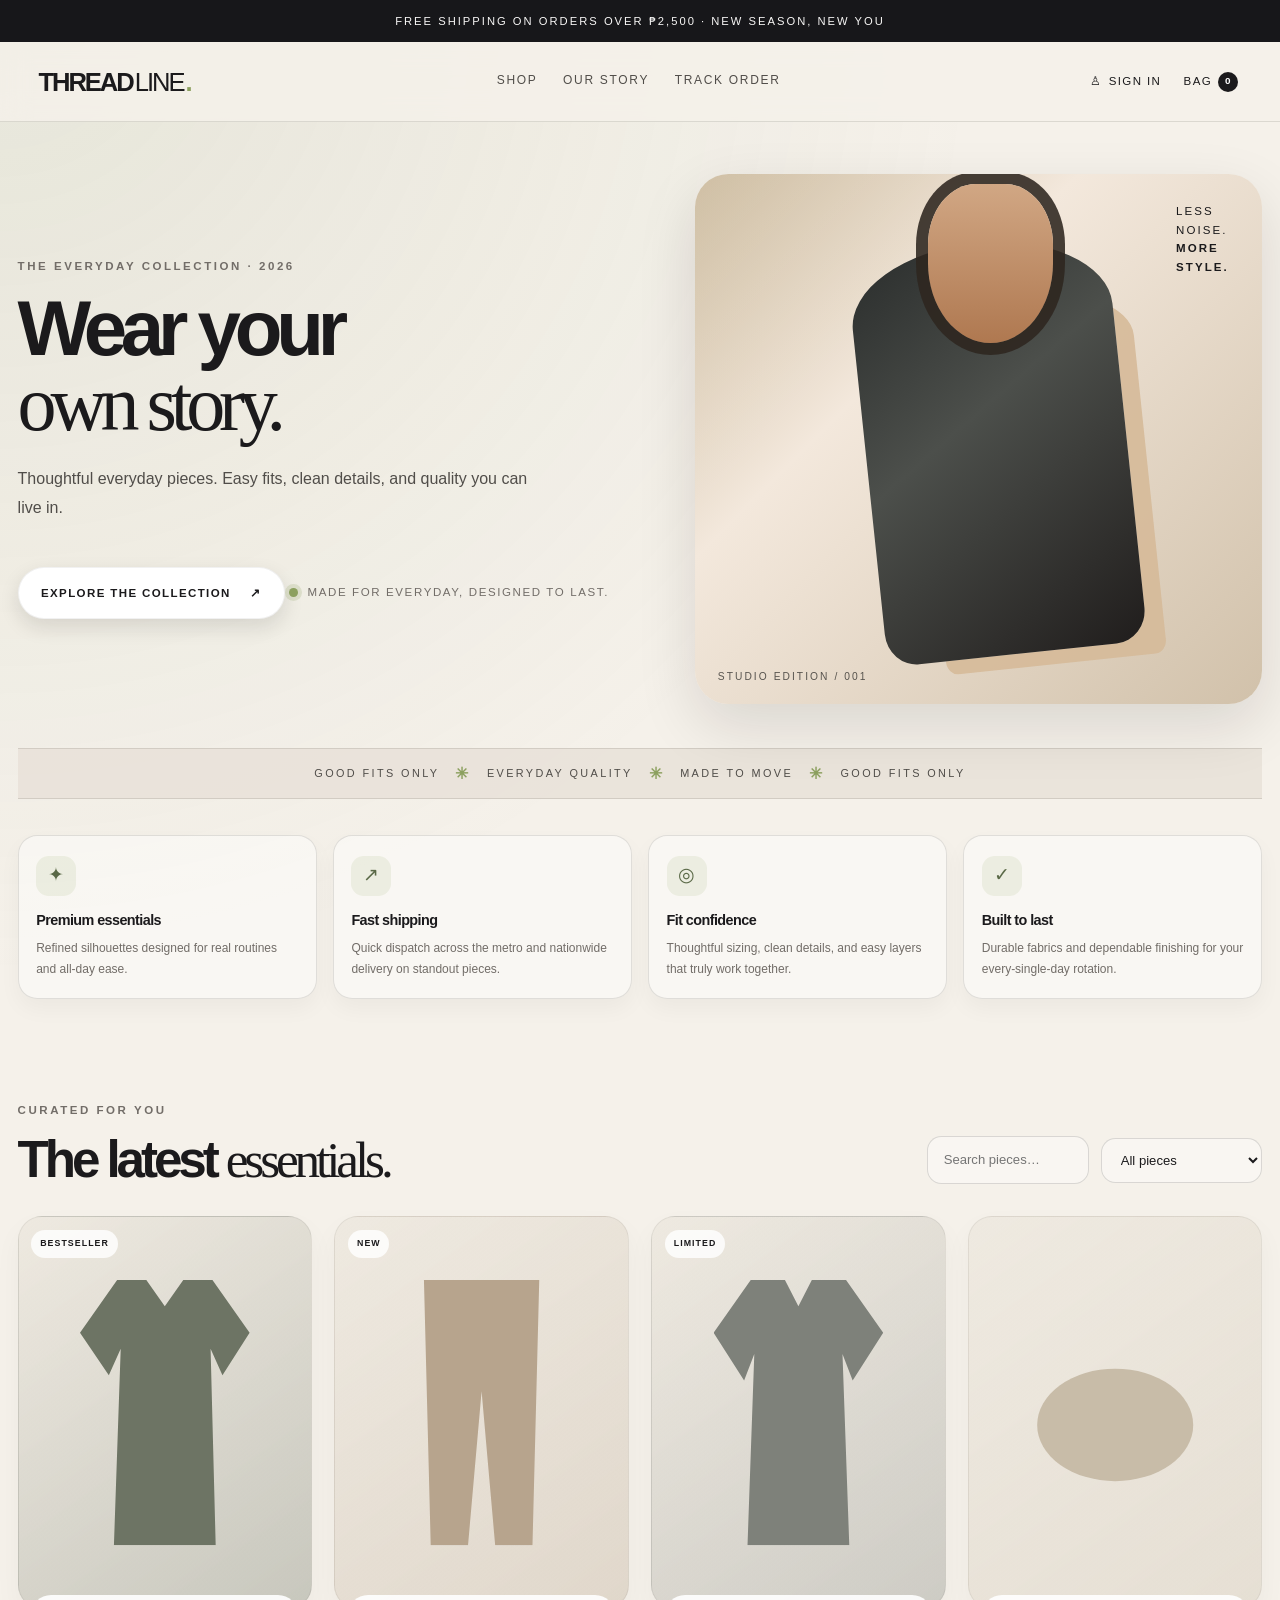
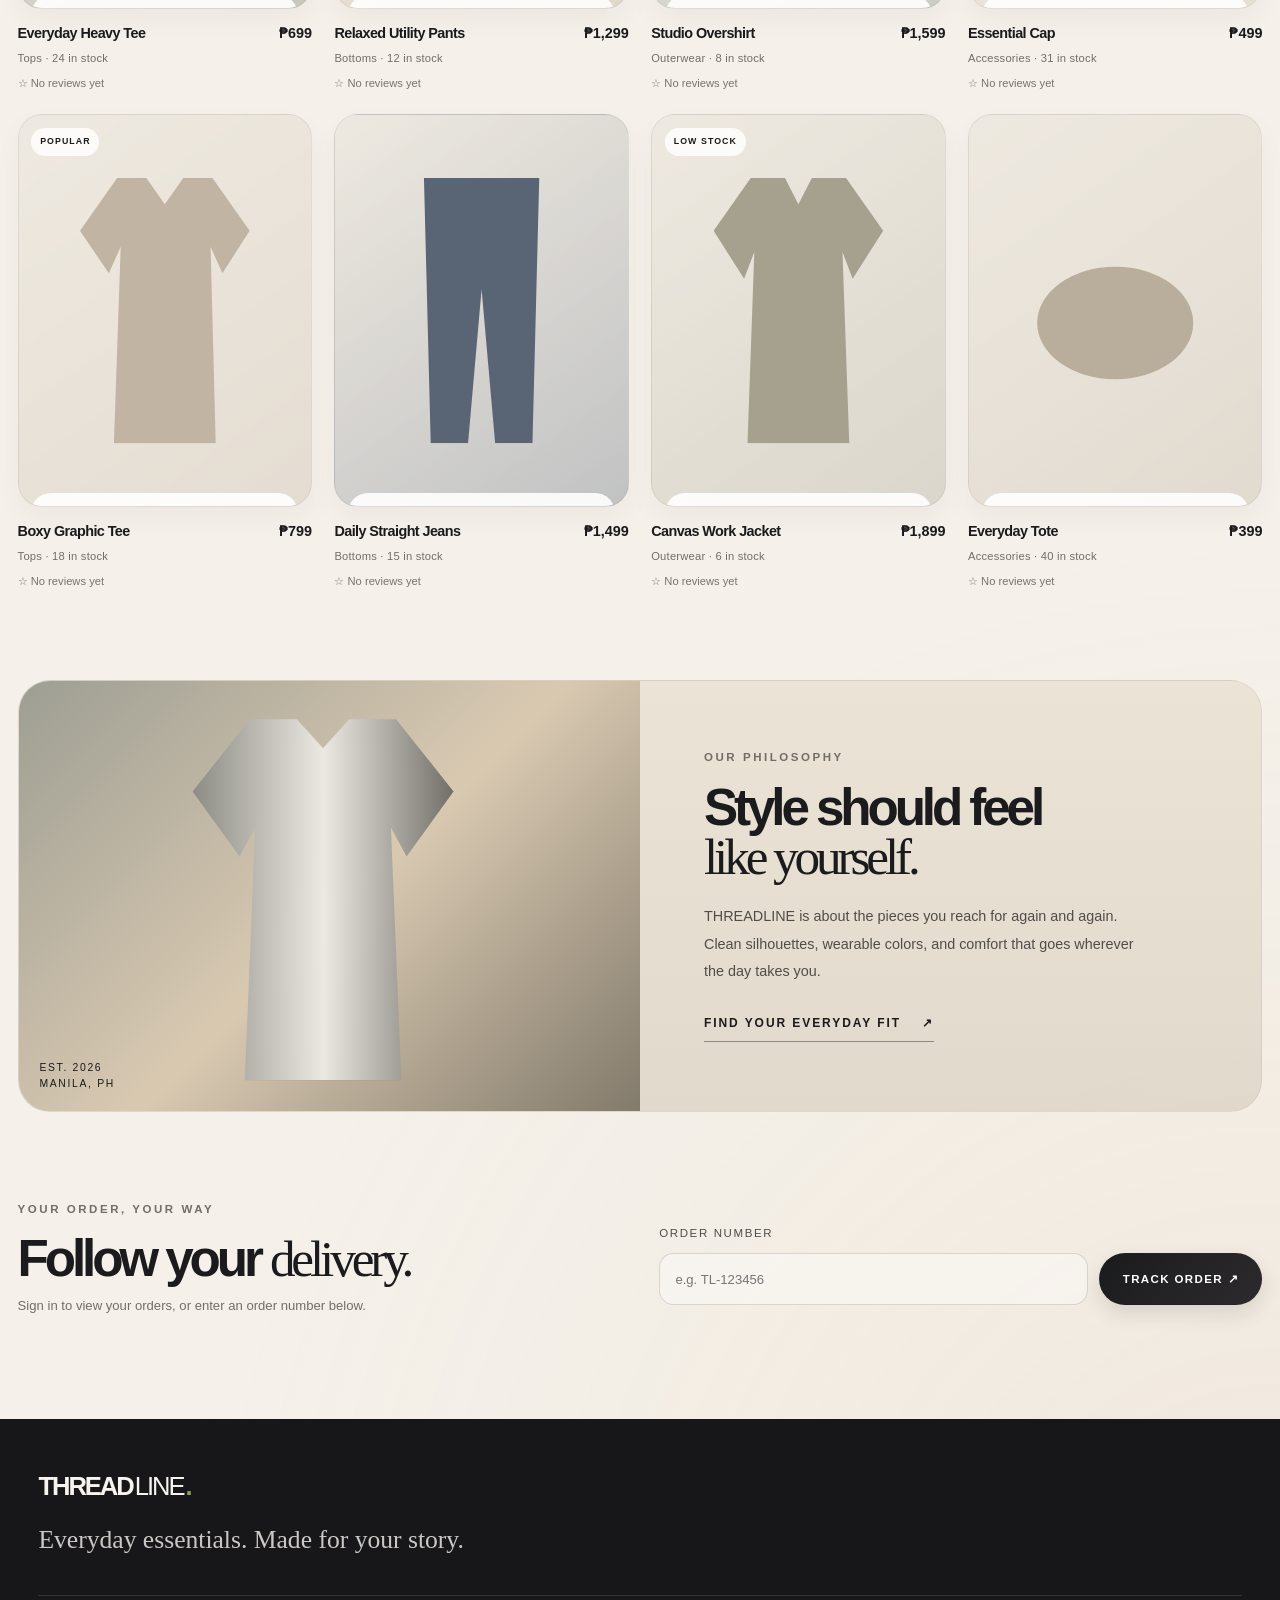
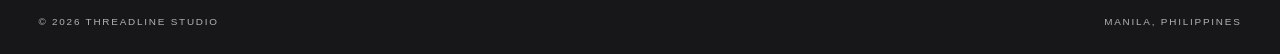
<file: projects/threadline_clothing_store/index.html>
<!doctype html>
<html lang="en">
<head>
  <meta charset="utf-8">
  <meta name="viewport" content="width=device-width,initial-scale=1">
  <meta name="theme-color" content="#171717">
  <title>THREADLINE — Everyday essentials</title>
  <link rel="stylesheet" href="style.css">
  <link rel="stylesheet" href="admin.css">
</head>
<body>
  <div class="announcement">FREE SHIPPING ON ORDERS OVER ₱2,500 · NEW SEASON, NEW YOU</div>
  <header class="site-header">
    <a class="brand" href="#" aria-label="Threadline home">THREAD<span>LINE</span><i>.</i></a>
    <nav><a href="#shop">Shop</a><a href="#story">Our story</a><a href="#orders">Track order</a></nav>
    <div class="header-actions">
      <button class="icon-button" id="accountBtn" title="Account">♙ <span id="accountLabel">Sign in</span></button>
      <button class="icon-button" id="cartBtn" title="Shopping bag">Bag <span class="count" id="cartCount">0</span></button>
      <button class="menu-toggle" id="menuToggle" aria-label="Toggle menu">☰</button>
    </div>
  </header>

  <main>
    <section class="hero">
      <div class="hero-copy">
        <p class="eyebrow">THE EVERYDAY COLLECTION · 2026</p>
        <h1>Wear your<br><em>own story.</em></h1>
        <p class="hero-sub">Thoughtful everyday pieces. Easy fits, clean details, and quality you can live in.</p>
        <a class="button button-light" href="#shop">Explore the collection <span>↗</span></a>
        <div class="hero-note"><span class="tiny-dot"></span> Made for everyday, designed to last.</div>
      </div>
      <div class="hero-image" role="img" aria-label="Minimal editorial clothing photograph">
        <div class="hero-stamp">LESS<br>NOISE.<br><b>MORE<br>STYLE.</b></div>
        <div class="hero-image-caption">STUDIO EDITION / 001</div>
      </div>
      <div class="hero-vertical">THREADLINE STUDIO — MANILA</div>
    </section>

    <section class="ticker" aria-label="Store benefits"><span>GOOD FITS ONLY</span><b>✳</b><span>EVERYDAY QUALITY</span><b>✳</b><span>MADE TO MOVE</span><b>✳</b><span>GOOD FITS ONLY</span></section>

    <section class="feature-strip" aria-label="Brand benefits">
      <div class="feature-grid">
        <article class="feature-card">
          <div class="feature-icon">✦</div>
          <strong>Premium essentials</strong>
          <p>Refined silhouettes designed for real routines and all-day ease.</p>
        </article>
        <article class="feature-card">
          <div class="feature-icon">↗</div>
          <strong>Fast shipping</strong>
          <p>Quick dispatch across the metro and nationwide delivery on standout pieces.</p>
        </article>
        <article class="feature-card">
          <div class="feature-icon">◎</div>
          <strong>Fit confidence</strong>
          <p>Thoughtful sizing, clean details, and easy layers that truly work together.</p>
        </article>
        <article class="feature-card">
          <div class="feature-icon">✓</div>
          <strong>Built to last</strong>
          <p>Durable fabrics and dependable finishing for your every-single-day rotation.</p>
        </article>
      </div>
    </section>

    <section class="shop-section section-wrap" id="shop">
      <div class="section-heading">
        <div><p class="eyebrow">CURATED FOR YOU</p><h2>The latest <em>essentials.</em></h2></div>
        <div class="shop-controls">
          <input id="searchInput" class="search-input" placeholder="Search pieces…" aria-label="Search products">
          <select id="categoryFilter" aria-label="Filter category"><option value="All">All pieces</option><option value="Tops">Tops</option><option value="Bottoms">Bottoms</option><option value="Outerwear">Outerwear</option><option value="Accessories">Accessories</option></select>
        </div>
      </div>
      <div class="product-grid" id="productGrid"></div>
      <p class="empty-state hidden" id="emptyProducts">No products match your search.</p>
    </section>

    <section class="story" id="story">
      <div class="story-image"><div class="story-tag">EST. 2026<br>MANILA, PH</div></div>
      <div class="story-copy"><p class="eyebrow">OUR PHILOSOPHY</p><h2>Style should feel<br><em>like yourself.</em></h2><p>THREADLINE is about the pieces you reach for again and again. Clean silhouettes, wearable colors, and comfort that goes wherever the day takes you.</p><a class="text-link" href="#shop">Find your everyday fit <span>↗</span></a></div>
    </section>

    <section class="order-section section-wrap" id="orders">
      <div><p class="eyebrow">YOUR ORDER, YOUR WAY</p><h2>Follow your <em>delivery.</em></h2><p class="muted">Sign in to view your orders, or enter an order number below.</p></div>
      <form id="trackForm" class="track-form"><label for="trackingId">Order number</label><div class="track-row"><input id="trackingId" placeholder="e.g. TL-123456" required><button class="button button-dark">Track order ↗</button></div></form>
      <div id="trackingResult" class="tracking-result hidden"></div>
    </section>
  </main>

  <footer><a class="brand brand-footer" href="#">THREAD<span>LINE</span><i>.</i></a><p>Everyday essentials. Made for your story.</p><div class="footer-bottom"><span>© 2026 THREADLINE STUDIO</span><span>MANILA, PHILIPPINES</span></div></footer>

  <div class="overlay hidden" id="overlay"></div>
  <aside class="drawer hidden" id="cartDrawer" aria-label="Shopping bag">
    <div class="drawer-head"><div><p class="eyebrow">YOUR SELECTION</p><h3>Your bag <span id="drawerCount">(0)</span></h3></div><button class="close-btn" data-close="cartDrawer">✕</button></div>
    <div id="cartItems" class="cart-items"></div>
    <div class="cart-bottom"><div class="subtotal"><span>Subtotal</span><strong id="cartSubtotal">₱0</strong></div><p class="muted small">Shipping and payment are confirmed at checkout.</p><button class="button button-dark full" id="checkoutBtn">Continue to checkout ↗</button></div>
  </aside>

  <aside class="drawer hidden" id="accountDrawer" aria-label="Account panel">
    <div class="drawer-head"><div><p class="eyebrow">WELCOME TO THREADLINE</p><h3 id="accountTitle">Your account</h3></div><button class="close-btn" data-close="accountDrawer">✕</button></div>
    <div id="accountContent"></div>
  </aside>

  <aside class="drawer admin-drawer hidden" id="adminDrawer" aria-label="Admin panel">
    <div class="admin-topbar"><a class="brand" href="#" aria-label="Threadline admin">THREAD<span>LINE</span><i>.</i></a><div><span class="admin-live-dot"></span> Store dashboard</div><button class="close-btn" data-close="adminDrawer" aria-label="Close admin panel">✕</button></div>
    <div id="adminContent"></div>
  </aside>

  <div class="modal-backdrop hidden" id="modalBackdrop">
    <section class="modal" role="dialog" aria-modal="true" aria-labelledby="modalTitle">
      <button class="close-btn modal-close" id="modalClose">✕</button><div id="modalContent"></div>
    </section>
  </div>
  <div class="toast" id="toast" role="status"></div>
  <script src="script.js"></script>
  <script src="product-images.js"></script>
</body>
</html>
</file>
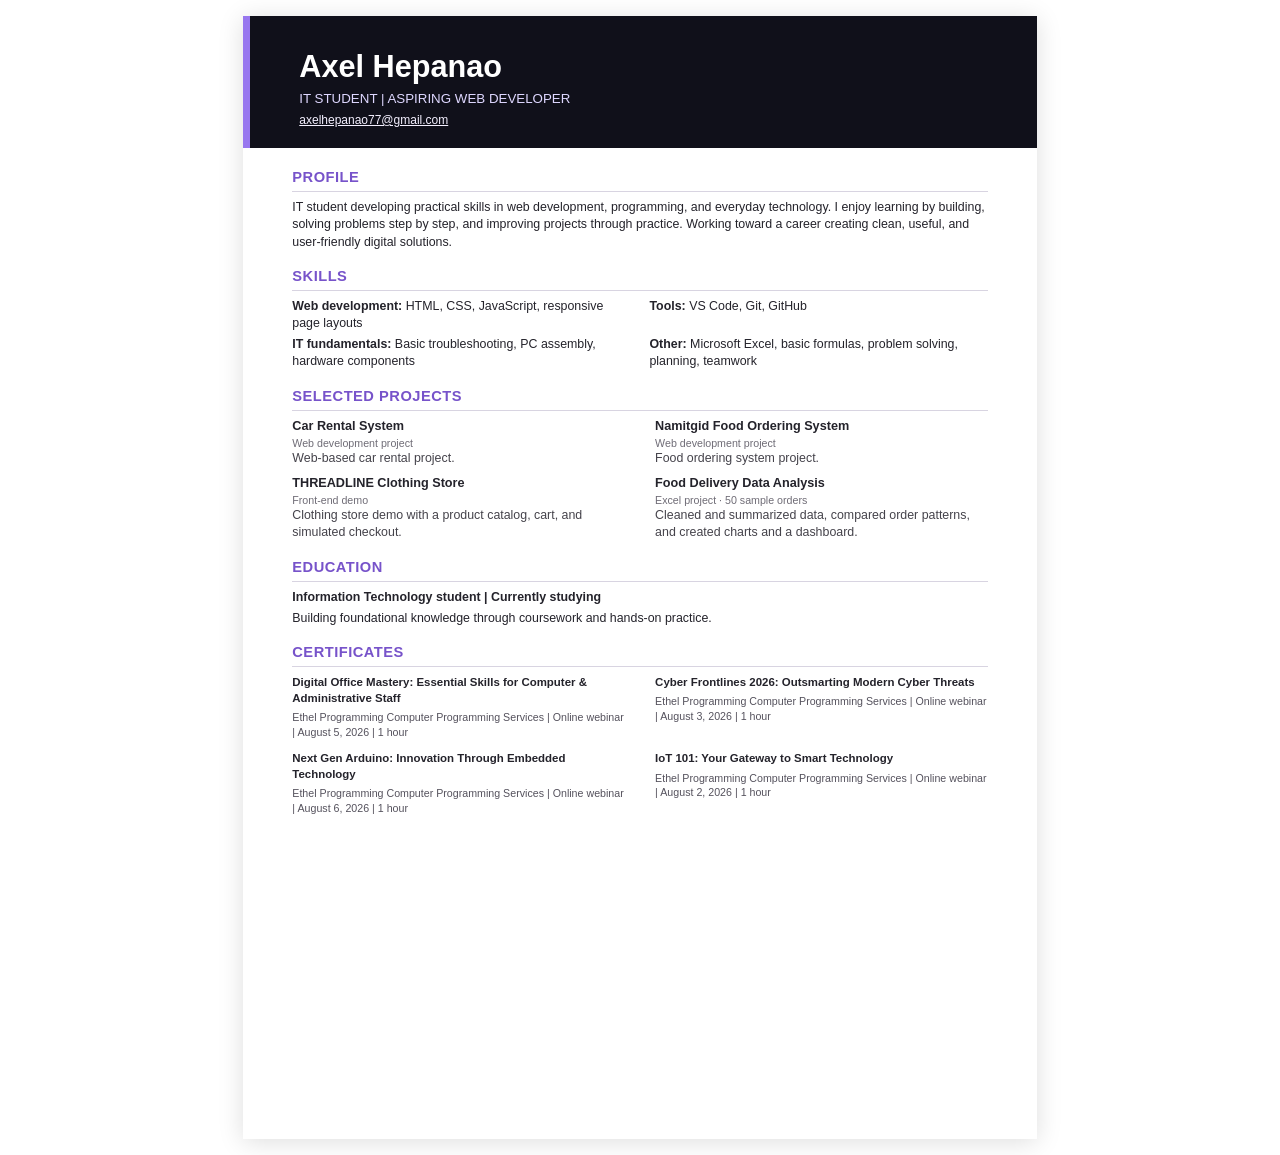
<file: resume.html>
<!doctype html>
<html lang="en">
<head>
<meta charset="utf-8">
<meta name="viewport" content="width=device-width,initial-scale=1">
<title>Axel Hepanao — Resume</title>
<style>
@page{size:A4;margin:11mm 13mm}
*{box-sizing:border-box}
body{margin:0;color:#24232b;font:9.3pt/1.38 Arial,Helvetica,sans-serif}
header{margin:-11mm -13mm 5mm;padding:9mm 13mm 5mm;background:#10101a;color:#fff;border-left:7px solid #9877ef}
h1{margin:0;font-size:23pt;line-height:1.05}
.role{margin:2mm 0 1mm;color:#ded7ff;font-size:10pt}
.email{font-size:9pt;color:#f4f0ff}
section{margin:4mm 0 0}
h2{margin:0 0 2mm;padding-bottom:1mm;border-bottom:1px solid #d8d4e1;color:#7753ca;font-size:11pt;letter-spacing:.5px}
p{margin:1mm 0}
.skill-list{display:grid;grid-template-columns:1fr 1fr;gap:1mm 5mm}
.skill-list p{margin:0}
.projects{display:grid;grid-template-columns:1fr 1fr;column-gap:8mm;row-gap:2mm}
.project h3{margin:0;font-size:9.5pt}
.project p{margin:0;color:#45434b}
.project .meta{font-size:8pt;color:#6f6c76}
.education{margin-top:4mm}
.certificates{display:grid;grid-template-columns:1fr 1fr;gap:2mm 8mm}
.certificate strong{display:block;font-size:8.6pt}
.certificate p{font-size:8pt;color:#55525d}
@media screen{body{max-width:210mm;min-height:297mm;margin:16px auto;padding:11mm 13mm;box-shadow:0 3px 24px #0002;background:white}header{margin:-11mm -13mm 5mm}}
</style>
</head>
<body>
<header>
  <h1>Axel Hepanao</h1>
  <p class="role">IT STUDENT | ASPIRING WEB DEVELOPER</p>
  <a class="email" href="mailto:axelhepanao77@gmail.com">axelhepanao77@gmail.com</a>
</header>
<section>
  <h2>PROFILE</h2>
  <p>IT student developing practical skills in web development, programming, and everyday technology. I enjoy learning by building, solving problems step by step, and improving projects through practice. Working toward a career creating clean, useful, and user-friendly digital solutions.</p>
</section>
<section>
  <h2>SKILLS</h2>
  <div class="skill-list">
    <p><strong>Web development:</strong> HTML, CSS, JavaScript, responsive page layouts</p>
    <p><strong>Tools:</strong> VS Code, Git, GitHub</p>
    <p><strong>IT fundamentals:</strong> Basic troubleshooting, PC assembly, hardware components</p>
    <p><strong>Other:</strong> Microsoft Excel, basic formulas, problem solving, planning, teamwork</p>
  </div>
</section>
<section>
  <h2>SELECTED PROJECTS</h2>
  <div class="projects">
    <article class="project">
      <h3>Car Rental System</h3>
      <p class="meta">Web development project</p>
      <p>Web-based car rental project.</p>
    </article>
    <article class="project">
      <h3>Namitgid Food Ordering System</h3>
      <p class="meta">Web development project</p>
      <p>Food ordering system project.</p>
    </article>
    <article class="project">
      <h3>THREADLINE Clothing Store</h3>
      <p class="meta">Front-end demo</p>
      <p>Clothing store demo with a product catalog, cart, and simulated checkout.</p>
    </article>
    <article class="project">
      <h3>Food Delivery Data Analysis</h3>
      <p class="meta">Excel project · 50 sample orders</p>
      <p>Cleaned and summarized data, compared order patterns, and created charts and a dashboard.</p>
    </article>
  </div>
</section>
<section class="education">
  <h2>EDUCATION</h2>
  <p><strong>Information Technology student | Currently studying</strong></p>
  <p>Building foundational knowledge through coursework and hands-on practice.</p>
</section>
<section>
  <h2>CERTIFICATES</h2>
  <div class="certificates">
    <article class="certificate">
      <strong>Digital Office Mastery: Essential Skills for Computer &amp; Administrative Staff</strong>
      <p>Ethel Programming Computer Programming Services | Online webinar | August 5, 2026 | 1 hour</p>
    </article>
    <article class="certificate">
      <strong>Cyber Frontlines 2026: Outsmarting Modern Cyber Threats</strong>
      <p>Ethel Programming Computer Programming Services | Online webinar | August 3, 2026 | 1 hour</p>
    </article>
    <article class="certificate">
      <strong>Next Gen Arduino: Innovation Through Embedded Technology</strong>
      <p>Ethel Programming Computer Programming Services | Online webinar | August 6, 2026 | 1 hour</p>
    </article>
    <article class="certificate">
      <strong>IoT 101: Your Gateway to Smart Technology</strong>
      <p>Ethel Programming Computer Programming Services | Online webinar | August 2, 2026 | 1 hour</p>
    </article>
  </div>
</section>
</body>
</html>
</file>
<file: style.css>
*{box-sizing:border-box}html{scroll-behavior:smooth;scroll-padding-top:85px} :root{--bg:#0b0b10;--panel:#111118;--panel2:#15151e;--text:#f3f2f8;--muted:#9896a8;--line:#25242e;--purple:#a18aff;--green:#a2e5bd;--width:1060px}body{margin:0;background:var(--bg);color:var(--text);font-family:"DM Sans",sans-serif;font-size:14px;line-height:1.65;transition:background .25s,color .25s}a{color:inherit;text-decoration:none}button,input,textarea{font:inherit}.wrap{width:min(var(--width),calc(100% - 56px));margin:auto}.topbar{height:66px;position:sticky;top:0;z-index:10;background:#0b0b10e8;backdrop-filter:blur(18px);border-bottom:1px solid #ffffff0b}.nav{height:100%;display:flex;align-items:center;justify-content:space-between}.logo{font:700 15px "Space Grotesk",sans-serif;letter-spacing:-.05em}.logo span{color:var(--purple)}.navlinks{display:flex;align-items:center;gap:28px;font-size:11px;color:#aaa8b8}.navlinks a:hover{color:white}.navlinks a:last-of-type{border:1px solid #33313e;padding:7px 12px;border-radius:6px;color:#eee}.theme,.hamburger{border:1px solid #33313e;background:transparent;color:#eee;border-radius:6px;padding:5px 8px;cursor:pointer}.hamburger{display:none}.hero{min-height:535px;display:grid;grid-template-columns:1.02fr .98fr;align-items:center;gap:50px;position:relative;padding-top:65px;padding-bottom:75px}.eyebrow,.section-kicker{font-size:9px;letter-spacing:.17em;color:#aaa0ff;font-weight:700}.eyebrow{display:flex;align-items:center;gap:8px}.eyebrow i{display:inline-block;width:5px;height:5px;border-radius:50%;background:#a18aff;box-shadow:0 0 12px #a18aff}.hero h1{font:600 clamp(38px,5vw,57px)/1.08 "Space Grotesk",sans-serif;letter-spacing:-.07em;margin:16px 0 19px}.hero h1 span,.section-title span,.contact h2 span{color:var(--purple)}.lead{max-width:420px;color:var(--muted);font-size:12px;line-height:1.9}.actions{display:flex;gap:10px;margin-top:24px}.btn{display:inline-flex;align-items:center;justify-content:center;gap:20px;padding:10px 13px;border:1px solid #33313e;background:transparent;border-radius:5px;color:var(--text);font-size:10px;cursor:pointer;transition:transform .2s,border .2s}.btn:hover{transform:translateY(-2px);border-color:#a18aff}.btn.primary{background:#a18aff;color:#0b0b10;border-color:#a18aff;font-weight:700}.btn b{font-size:13px}.mini-stats{display:flex;gap:28px;margin-top:32px}.mini-stats div{display:flex;flex-direction:column}.mini-stats strong{font-size:10px;font-weight:600}.mini-stats small{font-size:9px;color:var(--muted);margin-top:3px}.hero-visual{height:350px;display:grid;place-items:center;position:relative}.glow{position:absolute;width:220px;height:220px;background:#8663e9;filter:blur(100px);opacity:.16}.orbit{position:absolute;border:1px solid #a18aff20;border-radius:50%;transform:rotate(-20deg)}.orbit1{width:300px;height:240px}.orbit2{width:240px;height:300px;transform:rotate(40deg);border-color:#a2e5bd17}.profile-card{position:relative;width:245px;min-height:245px;padding:17px;border:1px solid #34313f;border-radius:13px;background:linear-gradient(145deg,#171720,#101017);box-shadow:0 25px 60px #0008;transform:rotate(-5deg);z-index:1}.card-head{display:flex;align-items:center;gap:9px}.avatar{display:grid;place-items:center;width:29px;height:29px;border-radius:9px;background:#282238;color:#b8a5ff;font:700 10px "Space Grotesk",sans-serif}.card-head b{display:block;font-size:10px}.card-head small{display:block;color:var(--muted);font-size:8px}.dots{margin-left:auto;color:#777;font-size:10px;letter-spacing:2px}.card-message{margin:27px 0 24px;padding-left:7px}.card-message>small{font-size:7px;letter-spacing:.14em;color:#9d9aab}.card-message h2{font:600 25px/1.08 "Space Grotesk",sans-serif;letter-spacing:-.05em;margin:9px 0}.card-message h2 span{color:var(--green)}.card-foot{border-top:1px solid #2d2b36;padding-top:11px;display:flex;justify-content:space-between;font-size:8px;color:#c4c0d2}.status{color:var(--green)}.status i{display:inline-block;width:5px;height:5px;background:var(--green);border-radius:50%;margin-right:4px}.float-tag{position:absolute;z-index:2;padding:8px 10px;background:#191821;border:1px solid #35323e;border-radius:7px;box-shadow:0 10px 30px #0006;font-size:8px;color:#d8d4e3}.tag-one{right:5px;top:70px;transform:rotate(5deg)}.tag-two{left:5px;bottom:65px;transform:rotate(-2deg)}.spark{position:absolute;color:var(--green);font-size:16px}.spark1{right:35px;bottom:75px}.spark2{left:35px;top:65px;color:var(--purple)}.scroll{position:absolute;bottom:22px;left:0;display:flex;align-items:center;gap:9px;font-size:8px;letter-spacing:.12em;color:#777486}.scroll span{height:20px;width:12px;border:1px solid #706b7f;border-radius:10px;position:relative}.scroll span:after{content:"";position:absolute;top:4px;left:4px;width:2px;height:4px;background:var(--purple);animation:scroll 1.5s infinite}.section{padding-top:90px;padding-bottom:90px}.section-band{background:#0e0e14;border-top:1px solid #ffffff08;border-bottom:1px solid #ffffff08;padding:62px 0}.about-grid{display:grid;grid-template-columns:.85fr 1.15fr;gap:65px;margin-top:24px}.section-title{font:600 clamp(27px,3.5vw,38px)/1.16 "Space Grotesk",sans-serif;letter-spacing:-.06em;margin:12px 0}.about-copy{color:var(--muted);font-size:11px;line-height:1.9}.about-copy p{margin:0 0 14px}.about-points{display:grid;gap:12px;margin-top:22px}.about-points>div{display:flex;align-items:center;gap:12px}.about-points i{display:grid;place-items:center;width:30px;height:30px;background:#a18aff17;border:1px solid #a18aff25;border-radius:8px;color:var(--purple);font-style:normal}.about-points b,.about-points small{display:block}.about-points b{color:var(--text);font-size:10px}.about-points small{font-size:9px}.section-intro{font-size:11px;color:var(--muted);margin:10px 0 25px}.skill-grid{display:grid;grid-template-columns:repeat(4,1fr);gap:13px;margin-top:27px}.skill-card{background:var(--panel);border:1px solid var(--line);border-radius:9px;padding:18px;min-height:215px;transition:transform .2s,border-color .2s}.skill-card:hover,.project:hover{transform:translateY(-4px);border-color:#62517f}.skill-icon{display:grid;place-items:center;width:30px;height:30px;border-radius:8px;font-size:13px;margin-bottom:17px}.purple{background:#a18aff20;color:#b8a5ff}.green{background:#a2e5bd18;color:#a2e5bd}.orange{background:#e9a77a18;color:#e9a77a}.blue{background:#8bbaff18;color:#8bbaff}.skill-card h3,.project h3{font:600 12px "Space Grotesk",sans-serif;margin:0 0 8px}.skill-card p,.project-body>p{font-size:10px;color:var(--muted);line-height:1.8;min-height:54px;margin:0 0 12px}.tags{display:flex;gap:5px;flex-wrap:wrap}.tags span{font-size:8px;padding:4px 6px;border-radius:4px;background:#ffffff07;border:1px solid #ffffff0e;color:#b4b0c0}.level{height:3px;background:#25232d;border-radius:5px;margin-top:17px;overflow:hidden}.level span{height:100%;display:block;background:linear-gradient(90deg,#9b83ff,#a2e5bd);border-radius:5px}.note{color:#737182;font-size:9px;margin-top:18px}.project-heading{display:flex;justify-content:space-between;align-items:end;gap:20px;margin-top:16px}.project-heading .section-title{margin-top:0}.filters{display:flex;gap:5px}.filters button{background:transparent;border:1px solid #2b2934;color:#8c899a;padding:6px 10px;border-radius:5px;font-size:9px;cursor:pointer}.filters button.active,.filters button:hover{background:#a18aff18;border-color:#a18aff6b;color:#d5cbff}.project-grid{display:grid;grid-template-columns:repeat(3,1fr);gap:15px;margin-top:25px}.project{background:#121219;border:1px solid #26242e;border-radius:9px;overflow:hidden;transition:transform .2s,border-color .2s}.project.hide{display:none}.project-art{height:145px;position:relative;display:grid;place-items:center;overflow:hidden}.project-art>b{position:absolute;top:12px;right:13px;font:600 10px "Space Grotesk",sans-serif;color:#ffffff70}.art-purple{background:linear-gradient(140deg,#241a3c,#171a2c)}.art-green{background:linear-gradient(140deg,#dceee1,#9db9a5)}.art-orange{background:linear-gradient(140deg,#3b2922,#171416)}.art-window{width:65%;height:72%;border:1px solid #ffffff2a;border-radius:5px;background:#151522;box-shadow:0 8px 30px #0005;padding:8px}.art-window>span{display:inline-block;width:4px;height:4px;background:#a18aff;border-radius:50%;margin-right:3px}.art-line{height:5px;width:45%;background:#a18aff;margin:15px 0 9px;border-radius:3px}.art-boxes{display:flex;gap:6px}.art-boxes i{height:26px;flex:1;background:#302743;border-radius:3px}.art-chart{height:23px;margin-top:8px;background:linear-gradient(160deg,transparent 40%,#a18aff 41%,#a18aff 44%,transparent 45%),linear-gradient(20deg,transparent 45%,#a2e5bd 46%,#a2e5bd 49%,transparent 50%);border-bottom:1px solid #ffffff20}.task-paper{width:67%;background:#f4f8f3;color:#354a3b;padding:13px 14px;border-radius:4px;box-shadow:0 10px 25px #263e2c40;transform:rotate(-3deg)}.task-paper b{display:block;font-size:10px;margin-bottom:9px}.task-paper i{display:block;font-style:normal;font-size:7px;padding:4px 0;border-bottom:1px solid #dce6dc}.store-preview{width:70%;height:76%;border:1px solid #98745d;background:#241c1a;padding:14px;display:flex;flex-direction:column;justify-content:space-between;color:#e9c4a8}.store-preview small{font-size:6px;letter-spacing:.16em}.store-preview b{font:600 22px/.95 "Space Grotesk",sans-serif;letter-spacing:-.05em}.store-preview span{font-size:6px;letter-spacing:.1em}.project-body{padding:16px}.project-meta{font-size:8px;letter-spacing:.12em;color:#a99aff;margin-bottom:7px}.project h3{font-size:13px}.project-body>p{min-height:50px}.details{display:flex;justify-content:space-between;width:100%;margin-top:15px;padding:11px 0 0;border:0;border-top:1px solid #ffffff0e;background:transparent;color:#c1b4ff;font-size:9px;text-align:left;cursor:pointer}.details span{font-size:13px}.contact{padding-bottom:100px}.contact-panel{display:grid;grid-template-columns:1fr .78fr;gap:55px;align-items:center;background:radial-gradient(ellipse at 15% 70%,#8e67e31a,transparent 45%),#111118;border:1px solid #26242f;border-radius:12px;padding:40px;margin-top:20px}.contact-copy .eyebrow{font-size:8px}.contact h2{font:600 clamp(31px,4vw,43px)/1.08 "Space Grotesk",sans-serif;letter-spacing:-.06em;margin:16px 0}.contact-copy>p:not(.eyebrow){font-size:11px;color:var(--muted);max-width:330px}.contact-links{display:flex;align-items:center;gap:12px;flex-wrap:wrap;margin-top:24px;font-size:10px}.contact-links a{color:#d9d1ff}.contact-links button{font-size:9px;border:1px solid #34313e;background:transparent;color:#aaa6b7;border-radius:4px;padding:6px 8px;cursor:pointer}.contact form{display:flex;flex-direction:column}.contact label{font-size:9px;margin:0 0 5px;color:#c4c0cf}.contact input,.contact textarea{border:1px solid #2b2935;border-radius:5px;background:#0c0c12;color:var(--text);padding:10px;font-size:10px;margin-bottom:13px;outline:none}.contact input:focus,.contact textarea:focus{border-color:#a18aff}.contact textarea{resize:vertical}.submit{width:100%;justify-content:space-between}.contact form>small{font-size:8px;color:#777486;margin-top:9px}footer{border-top:1px solid #ffffff0c;padding:20px 0}.footer-inner{display:flex;align-items:center;justify-content:space-between;gap:20px}.footer-inner p{font-size:8px;color:#777486;text-align:center}.footer-inner p span{display:block;margin-top:4px}.footer-inner>a:last-child{font-size:9px;color:#aaa5bb}dialog{width:min(440px,calc(100% - 30px));background:#15141d;color:var(--text);border:1px solid #34313e;border-radius:12px;padding:28px;box-shadow:0 20px 90px #000a}dialog::backdrop{background:#050509cc;backdrop-filter:blur(4px)}dialog h2{font:600 25px "Space Grotesk",sans-serif;letter-spacing:-.05em;margin:10px 0}dialog p:not(.section-kicker){font-size:11px;color:var(--muted);line-height:1.8}dialog small{display:block;color:#777486;font-size:9px;margin:18px 0}.close{float:right;background:none;border:0;color:#aaa;font-size:24px;cursor:pointer}#toast{position:fixed;bottom:20px;left:50%;transform:translate(-50%,20px);background:#22202c;border:1px solid #403b50;color:white;padding:10px 14px;border-radius:6px;font-size:10px;opacity:0;pointer-events:none;transition:.2s;z-index:20}#toast.show{opacity:1;transform:translate(-50%,0)}.reveal{opacity:1;transform:none}.reveal-animations .reveal{opacity:0;transform:translateY(15px);transition:opacity .65s,transform .65s}.reveal-animations .reveal.visible{opacity:1;transform:translateY(0)}@keyframes scroll{0%{opacity:0;transform:translateY(0)}50%{opacity:1}100%{opacity:0;transform:translateY(7px)}}.light{--bg:#f7f6fb;--panel:#fff;--panel2:#fff;--text:#1c1a28;--muted:#777486;--line:#e6e3ed}.light .topbar{background:#f7f6fbe8}.light .section-band{background:#f0eff6}.light .profile-card,.light .float-tag,.light .project,.light .contact-panel{background:#fff}.light .contact-panel{background:radial-gradient(ellipse at 15% 70%,#8e67e31a,transparent 45%),#fff}.light .contact input,.light .contact textarea{background:#faf9fd;color:#1c1a28}.light .navlinks a:hover{color:#1c1a28}.light .task-paper{background:#f4f8f3}.light dialog{background:#fff;color:#1c1a28}.light .project{border-color:#e6e3ed}.light .tags span{color:#6d687a;border-color:#e9e6ef}.light .filters button{color:#777486;border-color:#dedbe7}.light .filters button.active{color:#4f3c96}@media(max-width:800px){.hero{gap:20px}.hero h1{font-size:43px}.hero-visual{height:300px}.skill-grid{grid-template-columns:repeat(2,1fr)}.about-grid{gap:30px}.contact-panel{gap:28px;padding:28px}.project-grid{gap:10px}}@media(max-width:600px){.wrap{width:calc(100% - 36px)}.topbar{height:58px}.hamburger{display:block}.navlinks{display:none;position:absolute;top:58px;left:0;right:0;background:var(--bg);padding:20px 24px;flex-direction:column;align-items:stretch;gap:15px;border-bottom:1px solid var(--line)}.navlinks.open{display:flex}.navlinks a:last-of-type{text-align:center}.theme{width:100%}.hero{grid-template-columns:1fr;padding-top:50px;padding-bottom:70px;gap:5px}.hero h1{font-size:45px}.hero-visual{height:300px;grid-row:2}.profile-card{width:220px;min-height:225px}.card-message h2{font-size:22px}.tag-one{right:0}.tag-two{left:0}.mini-stats{gap:16px}.mini-stats strong{font-size:9px}.mini-stats small{font-size:8px}.scroll{bottom:20px}.section{padding-top:65px;padding-bottom:65px}.section-band{padding:50px 0}.about-grid{grid-template-columns:1fr;gap:14px}.about-grid .section-title{margin-bottom:0}.skill-grid,.project-grid{grid-template-columns:1fr}.skill-card{min-height:0}.skill-card p,.project-body>p{min-height:0}.project-art{height:165px}.project-heading{align-items:flex-start;flex-direction:column}.filters{margin-top:0}.contact-panel{grid-template-columns:1fr;padding:24px 19px;gap:25px}.contact h2{font-size:36px}.footer-inner{flex-wrap:wrap}.footer-inner p{order:3;flex-basis:100%;text-align:left;margin:0}.footer-inner>a:last-child{margin-left:auto}}@media(prefers-reduced-motion:reduce){*{scroll-behavior:auto!important;animation:none!important;transition:none!important}.reveal{opacity:1;transform:none}}
</file>
<file: readability.css>
body {
  font-size: 17px;
}

.wrap {
  width: min(1120px, calc(100% - 64px));
}

.navlinks {
  font-size: 14px;
}

.eyebrow,
.section-kicker {
  font-size: 12px;
}

.hero {
  min-height: 660px;
  gap: 60px;
}

.hero h1 {
  font-size: clamp(48px, 5.5vw, 68px);
}

.lead {
  max-width: 520px;
  font-size: 16px;
}

.btn {
  padding: 13px 17px;
  font-size: 14px;
}

.mini-stats {
  gap: 34px;
}

.mini-stats strong {
  font-size: 13px;
}

.mini-stats small {
  font-size: 12px;
}

.hero-visual {
  height: 440px;
}

.profile-card {
  width: 320px;
  min-height: 320px;
  padding: 22px;
}

.avatar {
  width: 38px;
  height: 38px;
  font-size: 13px;
}

.card-head b {
  font-size: 14px;
}

.card-head small {
  font-size: 11px;
}

.card-message {
  margin: 34px 0 30px;
}

.card-message > small {
  font-size: 10px;
}

.card-message h2 {
  font-size: 34px;
}

.card-foot {
  padding-top: 14px;
  font-size: 11px;
}

.float-tag {
  padding: 10px 13px;
  font-size: 11px;
}

.scroll {
  font-size: 11px;
}

.section {
  padding-top: 110px;
  padding-bottom: 110px;
}

.section-band {
  padding: 76px 0;
}

.section-title {
  font-size: clamp(36px, 4vw, 48px);
}

.about-copy,
.section-intro {
  font-size: 15px;
}

.about-points b {
  font-size: 14px;
}

.about-points small {
  font-size: 12px;
}

.skill-card {
  padding: 22px;
  min-height: 250px;
}

.skill-card h3,
.project h3 {
  font-size: 16px;
}

.skill-card p,
.project-body > p {
  font-size: 14px;
}

.skill-icon {
  width: 40px;
  height: 40px;
  font-size: 17px;
}

.tags {
  gap: 7px;
}

.tags span {
  font-size: 11px;
  padding: 5px 8px;
}

.project-grid {
  gap: 20px;
}

.project-art {
  height: 205px;
}

.art-window {
  padding: 12px;
}

.task-paper {
  padding: 17px 18px;
}

.store-preview {
  padding: 18px;
}

.project-body {
  padding: 20px;
}

.project-meta {
  font-size: 11px;
}

.details,
.filters button,
.note {
  font-size: 12px;
}

.contact-panel {
  padding: 50px;
}

.contact h2 {
  font-size: 48px;
}

.contact-copy > p:not(.eyebrow) {
  font-size: 15px;
}

.contact-links a,
.contact-links button,
.contact label,
.contact input,
.contact textarea {
  font-size: 14px;
}

.contact-links {
  display: grid;
  justify-items: start;
  gap: 14px;
  font-size: 14px;
}

.contact-item {
  display: grid;
  gap: 2px;
}

.contact-item b {
  color: #aaa6b7;
  font-size: 12px;
}

.contact-item span,
.contact-item a {
  overflow-wrap: anywhere;
}

.contact form > small {
  font-size: 11px;
}

.profile-card {
  width: 340px;
  height: 420px;
  min-height: 0;
  padding: 0;
  overflow: hidden;
}

.profile-photo {
  display: block;
  width: 100%;
  height: 100%;
  object-fit: cover;
  object-position: center 32%;
}

.photo-caption {
  position: absolute;
  right: 0;
  bottom: 0;
  left: 0;
  display: flex;
  flex-direction: column;
  padding: 38px 22px 20px;
  background: linear-gradient(transparent, #09090de8);
  color: #fff;
}

.photo-caption b {
  font: 600 20px "Space Grotesk", sans-serif;
}

.photo-caption small {
  color: #e4e0ec;
  font-size: 13px;
}

@media (max-width: 800px) {
  .wrap {
    width: min(100% - 48px, 700px);
  }

  .hero {
    min-height: 600px;
    gap: 28px;
  }

  .hero h1 {
    font-size: clamp(42px, 6vw, 54px);
  }

  .profile-card {
    width: 280px;
    height: 360px;
  }

  .card-message h2 {
    font-size: 29px;
  }

  .contact-panel {
    padding: 32px;
  }
}

@media (max-width: 600px) {
  .wrap {
    width: calc(100% - 36px);
  }

  .hero {
    min-height: 0;
    padding-top: 48px;
    padding-bottom: 75px;
    gap: 12px;
  }

  .hero h1 {
    font-size: clamp(40px, 11vw, 50px);
  }

  .lead {
    font-size: 15px;
  }

  .mini-stats {
    gap: 14px;
  }

  .mini-stats strong {
    font-size: 11px;
  }

  .mini-stats small {
    font-size: 10px;
  }

  .hero-visual {
    height: 340px;
  }

  .profile-card {
    width: min(280px, 76vw);
    height: 350px;
  }

  .photo-caption {
    padding: 34px 18px 17px;
  }

  .photo-caption b {
    font-size: 18px;
  }

  .photo-caption small {
    font-size: 12px;
  }

  .float-tag {
    font-size: 10px;
  }

  .section {
    padding-top: 70px;
    padding-bottom: 70px;
  }

  .section-band {
    padding: 55px 0;
  }

  .section-title {
    font-size: 36px;
  }

  .about-copy,
  .section-intro {
    font-size: 14px;
  }

  .skill-grid,
  .project-grid {
    grid-template-columns: 1fr;
  }

  .skill-card {
    min-height: 0;
  }

  .project-art {
    height: 200px;
  }

  .contact-panel {
    padding: 26px 20px;
  }

  .contact h2 {
    font-size: 40px;
  }
}

.resume-panel {
  display: flex;
  flex-direction: column;
  align-items: stretch;
  gap: 24px;
}

.resume-heading .section-title {
  margin-bottom: 12px;
}

.resume-heading .section-intro {
  margin-bottom: 0;
}

.resume-preview {
  width: 100%;
  overflow: hidden;
  border: 1px solid #ffffff18;
  border-radius: 12px;
  background: #171720;
}

.resume-preview iframe {
  display: block;
  width: 100%;
  height: min(78vh, 950px);
  min-height: 640px;
  border: 0;
  background: #fff;
}

.resume-download {
  align-self: center;
  min-width: 190px;
}

.certificate-grid {
  display: grid;
  grid-template-columns: repeat(3, minmax(0, 1fr));
  gap: 20px;
  margin-top: 34px;
}

.contact-cta {
  display: flex;
  justify-content: center;
  flex-wrap: wrap;
  gap: 24px;
}

.contact-action {
  display: flex;
  min-width: 150px;
  flex-direction: column;
  align-items: center;
  gap: 8px;
  text-align: center;
}

.contact-icon {
  display: grid;
  width: 84px;
  height: 84px;
  place-items: center;
  border: 1px solid #e5e5e5;
  border-radius: 50%;
  background: #fff;
  transition: transform .2s ease, box-shadow .2s ease;
}

.contact-icon:hover {
  transform: translateY(-3px);
  box-shadow: 0 8px 24px #0003;
}

.contact-icon:focus-visible {
  outline: 3px solid var(--purple);
  outline-offset: 4px;
}

.contact-icon svg {
  width: 42px;
  height: 32px;
}

.contact-icon.phone-icon svg {
  width: 34px;
  height: 34px;
  fill: #5f6368;
}

.contact-icon.facebook-icon svg {
  width: 36px;
  height: 36px;
  fill: #1877f2;
}

.contact-action > span {
  font: 600 17px "Space Grotesk", sans-serif;
}

.contact-action > small {
  color: var(--muted);
  font-size: 12px;
}

.certificate-card {
  overflow: hidden;
  border: 1px solid #ffffff18;
  border-radius: 16px;
  background: #ffffff08;
}

.certificate-image {
  display: block;
  overflow: hidden;
  background: #fff;
}

.certificate-image img {
  display: block;
  width: 100%;
  aspect-ratio: 1.45;
  object-fit: contain;
  transition: transform 0.25s ease;
}

.certificate-image:hover img,
.certificate-image:focus-visible img {
  transform: scale(1.04);
}

.certificate-copy {
  padding: 20px;
}

.certificate-copy .project-meta {
  line-height: 1.6;
}

.certificate-copy h3 {
  margin: 10px 0 5px;
  font: 600 18px "Space Grotesk", sans-serif;
}

.certificate-copy p {
  margin: 0;
  color: #aaa6b7;
  font-size: 14px;
  line-height: 1.6;
}

@media (max-width: 800px) {
  .certificate-grid {
    grid-template-columns: repeat(2, minmax(0, 1fr));
  }
}

@media (max-width: 600px) {
  .resume-preview iframe {
    height: 72vh;
    min-height: 520px;
  }

  .certificate-grid {
    grid-template-columns: 1fr;
  }
}

.art-analytics {
  background: radial-gradient(ellipse at 20% 15%, #3c315d, transparent 58%), linear-gradient(140deg, #171622, #202b31);
}

.analytics-preview {
  width: 78%;
  padding: 10px;
  border: 1px solid #ffffff24;
  border-radius: 8px;
  background: #101018e8;
  box-shadow: 0 8px 30px #0006;
}

.analytics-kpis {
  display: grid;
  grid-template-columns: repeat(3, 1fr);
  gap: 6px;
}

.analytics-kpis span {
  display: grid;
  gap: 2px;
  padding: 6px;
  border: 1px solid #ffffff12;
  border-radius: 5px;
}

.analytics-kpis small,
.analytics-caption {
  color: #aaa6b7;
  font-size: 7px;
  letter-spacing: 0.08em;
}

.analytics-kpis b {
  color: #c5b7ff;
  font: 600 11px "Space Grotesk", sans-serif;
}

.analytics-bars {
  display: flex;
  align-items: end;
  gap: 6px;
  height: 36px;
  margin: 9px 2px 6px;
  border-bottom: 1px solid #ffffff20;
}

.analytics-bars i {
  flex: 1;
  height: 45%;
  border-radius: 3px 3px 0 0;
  background: linear-gradient(#a18aff, #a2e5bd);
}

.analytics-bars i:nth-child(2),
.analytics-bars i:nth-child(6) {
  height: 72%;
}

.analytics-bars i:nth-child(3),
.analytics-bars i:nth-child(7) {
  height: 57%;
}

.analytics-bars i:nth-child(4) {
  height: 90%;
}

.analytics-caption {
  display: block;
  text-align: right;
}
</file>
<file: portfolio.css>
:root {
  color-scheme: light;
  --bg: #f7f6f0;
  --panel: #fffefa;
  --panel2: #eeeee7;
  --text: #20241f;
  --muted: #656b63;
  --line: #e2e3da;
  --purple: #456b50;
  --green: #c4d69b;
  --width: 1160px;
  --serif: Georgia, "Times New Roman", serif;
  --shadow: 0 24px 70px #26332212;
}

* {
  box-sizing: border-box;
}

html {
  scroll-behavior: smooth;
  scroll-padding-top: 92px;
  overflow-x: clip;
}

body {
  background:
    radial-gradient(ellipse at 86% 9%, #e8ebdc 0, transparent 31rem),
    var(--bg);
  color: var(--text);
  font-family: "DM Sans", sans-serif;
  font-size: 16px;
  line-height: 1.7;
}

body,
.topbar,
.skill-card,
.project,
.certificate-card,
.contact-panel,
.profile-card,
.resume-preview {
  transition:
    background-color 220ms ease,
    border-color 220ms ease,
    color 220ms ease,
    box-shadow 220ms ease;
}

a {
  text-underline-offset: 4px;
}

button,
a {
  -webkit-tap-highlight-color: transparent;
}

a:focus-visible,
button:focus-visible {
  outline: 3px solid #79976d;
  outline-offset: 4px;
}

.wrap {
  width: min(var(--width), calc(100% - 88px));
}

.skip-link {
  position: fixed;
  z-index: 20;
  top: 12px;
  left: 12px;
  transform: translateY(-160%);
  border-radius: 6px;
  background: var(--text);
  color: var(--bg);
  padding: 10px 14px;
}

.skip-link:focus {
  transform: translateY(0);
}

.topbar {
  height: 76px;
  border-bottom: 1px solid #28302712;
  background: #f7f6f0e8;
}

.nav {
  position: relative;
}

.logo {
  font: 700 20px "Space Grotesk", sans-serif;
  letter-spacing: -0.07em;
}

.logo span {
  color: var(--purple);
}

.navlinks {
  gap: clamp(16px, 2.2vw, 29px);
  color: var(--muted);
  font-size: 13px;
}

.navlinks a {
  transition: color 160ms ease;
}

.navlinks a:hover,
.footer-inner > a:last-child:hover {
  color: var(--purple);
}

.navlinks a:last-of-type {
  border: 0;
  padding: 0;
  color: var(--muted);
}

.navlinks a[href="#contact"] {
  border: 1px solid var(--line);
  border-radius: 999px;
  padding: 9px 16px;
  color: var(--text);
}

.navlinks a[href="#contact"]:hover {
  border-color: var(--purple);
  color: var(--purple);
}

.theme,
.hamburger {
  border-color: var(--line);
  border-radius: 50%;
  background: var(--panel);
  color: var(--text);
  cursor: pointer;
  transition: background-color 180ms ease, transform 180ms ease;
}

.theme {
  width: 38px;
  height: 38px;
  font-size: 17px;
}

.theme:hover,
.hamburger:hover {
  transform: translateY(-2px);
  background: var(--panel2);
}

.hamburger {
  width: 42px;
  height: 42px;
  padding: 0;
  font-size: 19px;
}

.hero {
  min-height: 700px;
  grid-template-columns: 1.05fr 0.95fr;
  gap: clamp(45px, 8vw, 110px);
  padding-top: 80px;
  padding-bottom: 100px;
}

.eyebrow,
.section-kicker {
  color: var(--purple);
  font-size: 11px;
  letter-spacing: 0.14em;
}

.eyebrow i {
  width: 7px;
  height: 7px;
  background: #87a16d;
  box-shadow: 0 0 0 4px #87a16d20;
}

.hero h1 {
  margin: 25px 0;
  font-size: clamp(55px, 6.5vw, 80px);
  line-height: 1.02;
  letter-spacing: -0.075em;
}

.hero h1 span,
.section-title span,
.contact h2 span {
  color: var(--purple);
}

.lead {
  max-width: 500px;
  color: var(--muted);
  font-size: 17px;
  line-height: 1.8;
}

.actions {
  gap: 12px;
  margin-top: 30px;
}

.btn {
  min-height: 49px;
  gap: 24px;
  border: 1px solid var(--line);
  border-radius: 999px;
  background: var(--panel);
  padding: 12px 19px;
  font-size: 13px;
}

.btn:hover {
  border-color: var(--purple);
}

.btn.primary {
  border-color: var(--purple);
  background: var(--purple);
  color: #fff;
}

.btn.primary:hover {
  background: #35523d;
}

.mini-stats {
  gap: 31px;
  margin-top: 38px;
}

.mini-stats div {
  gap: 1px;
}

.mini-stats strong {
  font-size: 13px;
}

.mini-stats small {
  font-size: 11px;
}

.hero-visual {
  height: 480px;
  overflow: clip;
}

.glow {
  width: 275px;
  height: 275px;
  background: #98af76;
  opacity: 0.23;
  filter: blur(100px);
}

.orbit {
  border-color: #536f4724;
}

.orbit2 {
  border-color: #8a9e6d30;
}

.profile-card {
  width: 335px;
  height: 425px;
  min-height: 0;
  padding: 0;
  overflow: hidden;
  border: 8px solid var(--panel);
  border-radius: 180px 180px 18px 18px;
  background: var(--panel);
  box-shadow: var(--shadow);
  transform: rotate(2deg);
}

.profile-photo {
  display: block;
  width: 100%;
  height: 100%;
  object-fit: cover;
  object-position: center 32%;
}

.photo-caption {
  position: absolute;
  right: 0;
  bottom: 0;
  left: 0;
  display: flex;
  flex-direction: column;
  padding: 56px 24px 21px;
  background: linear-gradient(transparent, #172018db);
  color: #fff;
}

.photo-caption b {
  font: 600 21px "Space Grotesk", sans-serif;
}

.photo-caption small {
  color: #f2f2eb;
  font-size: 13px;
}

.float-tag {
  border-color: #e2e3da;
  border-radius: 999px;
  background: var(--panel);
  box-shadow: 0 10px 30px #26332212;
  color: var(--text);
  padding: 10px 15px;
  font-size: 11px;
}

.tag-one {
  right: -3px;
  top: 82px;
}

.tag-two {
  left: -3px;
  bottom: 73px;
}

.spark {
  color: var(--purple);
}

.spark1 {
  color: #91a675;
}

.scroll {
  bottom: 28px;
  color: var(--muted);
  font-size: 10px;
}

.scroll span {
  border-color: #92978d;
}

.section {
  padding-top: 118px;
  padding-bottom: 118px;
}

.section-band {
  border-color: #28302712;
  background: var(--panel2);
  padding: 90px 0;
}

.about-grid {
  gap: clamp(55px, 9vw, 130px);
  margin-top: 32px;
}

.section-title {
  margin: 16px 0;
  font-size: clamp(37px, 4.5vw, 54px);
  line-height: 1.08;
}

.about-copy {
  color: var(--muted);
  font-size: 15px;
  line-height: 1.9;
}

.about-copy p {
  margin-bottom: 19px;
}

.about-points {
  gap: 17px;
  margin-top: 26px;
}

.about-points > div {
  gap: 14px;
}

.about-points i {
  width: 40px;
  height: 40px;
  border-color: #456b5024;
  border-radius: 12px;
  background: #456b5010;
  color: var(--purple);
}

.about-points b {
  font-size: 13px;
}

.about-points small {
  font-size: 12px;
}

.section-intro {
  margin: 12px 0 31px;
  color: var(--muted);
  font-size: 15px;
}

.skill-grid {
  grid-template-columns: repeat(3, minmax(0, 1fr));
  gap: 17px;
  margin-top: 37px;
}

.skill-card {
  min-height: 230px;
  border: 1px solid var(--line);
  border-radius: 15px;
  background: var(--panel);
  padding: 25px;
}

.skill-card:hover,
.project:hover {
  transform: translateY(-5px);
  border-color: #9bab86;
  box-shadow: 0 17px 42px #2633220d;
}

.skill-icon {
  width: 43px;
  height: 43px;
  border-radius: 13px;
  font-size: 18px;
}

.skill-card h3,
.project h3 {
  margin-bottom: 9px;
  font-size: 17px;
}

.skill-card p,
.project-body > p {
  min-height: 0;
  color: var(--muted);
  font-size: 14px;
  line-height: 1.75;
}

.tags {
  gap: 7px;
}

.tags span {
  border-color: var(--line);
  background: var(--bg);
  color: var(--muted);
  padding: 5px 9px;
  font-size: 11px;
}

.level {
  background: var(--panel2);
}

.level span {
  background: linear-gradient(90deg, var(--purple), #91a675);
}

.note {
  margin-top: 21px;
  color: var(--muted);
  font-size: 12px;
}

.project-heading {
  align-items: end;
  margin-top: 21px;
}

.project-heading .section-title {
  margin-top: 0;
}

.filters {
  gap: 7px;
}

.filters button {
  border-color: var(--line);
  border-radius: 999px;
  color: var(--muted);
  padding: 8px 15px;
  font-size: 12px;
  transition: all 160ms ease;
}

.filters button.active,
.filters button:hover {
  border-color: var(--purple);
  background: var(--purple);
  color: #fff;
}

.project-grid {
  grid-template-columns: repeat(2, minmax(0, 1fr));
  gap: 22px;
  margin-top: 29px;
}

.project {
  overflow: hidden;
  border: 1px solid var(--line);
  border-radius: 16px;
  background: var(--panel);
  box-shadow: 0 7px 24px #26332208;
}

.project-art {
  height: 220px;
}

.project-art > b {
  top: 15px;
  right: 17px;
  color: #fff;
}

.art-orange {
  background:
    radial-gradient(ellipse at 76% 18%, #d2a27c55, transparent 42%),
    linear-gradient(135deg, #453b31, #222622);
}

.art-analytics {
  background:
    radial-gradient(ellipse at 20% 15%, #66795280, transparent 60%),
    linear-gradient(140deg, #29332b, #202a30);
}

.namitgid-art {
  background:
    radial-gradient(ellipse at 50% 20%, #ffffff47, transparent 55%),
    linear-gradient(140deg, #567341, #263d2e);
}

.namitgid-preview {
  display: grid;
  width: 150px;
  height: 150px;
  place-items: center;
  overflow: hidden;
  border: 1px solid #ffffff99;
  border-radius: 24px;
  background: #fff;
  box-shadow: 0 15px 35px #14251250;
  transform: rotate(-4deg);
  transition: transform 220ms ease;
}

.project:hover .namitgid-preview {
  transform: rotate(0) scale(1.04);
}

.namitgid-preview img {
  display: block;
  width: 100%;
  height: 100%;
  object-fit: contain;
}

.driverent-art {
  background:
    radial-gradient(ellipse at 75% 20%, #5e96ca80, transparent 53%),
    linear-gradient(140deg, #16314f, #252b3b);
}

.driverent-preview {
  position: relative;
  display: flex;
  width: min(290px, 75%);
  min-height: 158px;
  flex-direction: column;
  align-items: flex-start;
  justify-content: center;
  overflow: hidden;
  border: 1px solid #ffffff44;
  border-radius: 12px;
  background: linear-gradient(130deg, #f8fafc, #e8eff6);
  padding: 18px 22px;
  box-shadow: 0 15px 35px #0e1c2b55;
}

.driverent-logo {
  position: relative;
  z-index: 1;
  color: #233346;
  font: 700 11px "Space Grotesk", sans-serif;
}

.driverent-logo > span {
  color: #3780ca;
}

.driverent-preview > strong {
  position: relative;
  z-index: 1;
  margin-top: 9px;
  color: #192b40;
  font: 600 19px/1.05 "Space Grotesk", sans-serif;
}

.driverent-preview > small {
  position: relative;
  z-index: 1;
  margin-top: 11px;
  color: #50708e;
  font-size: 7px;
  font-weight: 700;
  letter-spacing: 0.08em;
}

.driverent-car {
  position: absolute;
  right: 12px;
  bottom: -5px;
  font-size: clamp(56px, 8vw, 90px);
  filter: drop-shadow(0 6px 5px #13263c32);
  transform: scaleX(-1);
}

.store-preview {
  width: min(250px, 68%);
  padding: 19px;
  border: 1px solid #ffffff50;
  border-radius: 6px;
  background: #f8f5ee;
  color: #2a2a25;
  box-shadow: 0 15px 35px #0004;
}

.store-preview small {
  font-size: 9px;
  letter-spacing: 0.16em;
}

.store-preview b {
  display: block;
  margin: 13px 0;
  font: 500 24px/1.05 var(--serif);
}

.store-preview span {
  font-size: 8px;
  letter-spacing: 0.1em;
}

.analytics-preview {
  width: 76%;
  max-width: 390px;
  padding: 15px;
  border-color: #ffffff2c;
  border-radius: 10px;
  background: #151a16ed;
  box-shadow: 0 15px 35px #0003;
}

.analytics-kpis {
  gap: 8px;
}

.analytics-kpis span {
  padding: 8px;
}

.analytics-kpis small,
.analytics-caption {
  font-size: 8px;
}

.analytics-kpis b {
  color: #d3e2b2;
  font-size: 13px;
}

.analytics-bars {
  height: 47px;
  margin-top: 13px;
}

.analytics-bars i {
  background: linear-gradient(#c2d69a, #769867);
}

.project-body {
  display: flex;
  min-height: 255px;
  flex-direction: column;
  align-items: flex-start;
  padding: 24px;
}

.project-meta {
  color: var(--purple);
  font-size: 10px;
  letter-spacing: 0.1em;
}

.project-body h3 {
  margin: 10px 0;
}

.project-body > p {
  margin: 0 0 16px;
}

.project-body .tags {
  margin-top: auto;
}

.details {
  display: inline-flex;
  align-items: center;
  gap: 9px;
  margin-top: 19px;
  border-bottom: 1px solid #456b5040;
  color: var(--purple);
  font-size: 13px;
  font-weight: 600;
}

.details:hover {
  border-color: var(--purple);
}

.details.project-status {
  border: 0;
  color: var(--muted);
  cursor: default;
}

.certificate-grid {
  grid-template-columns: repeat(2, minmax(0, 1fr));
  gap: 20px;
  margin-top: 35px;
}

.certificate-card {
  overflow: hidden;
  border: 1px solid var(--line);
  border-radius: 15px;
  background: var(--panel);
}

.certificate-image {
  background: #eeeee7;
}

.certificate-copy {
  padding: 21px;
}

.certificate-copy .project-meta {
  font-size: 10px;
}

.certificate-copy h3 {
  margin: 11px 0 5px;
  font-size: 18px;
}

.certificate-copy p {
  color: var(--muted);
  font-size: 14px;
}

.contact {
  padding-top: 118px;
  padding-bottom: 118px;
}

.contact-panel {
  display: grid;
  grid-template-columns: 0.9fr 1.1fr;
  align-items: center;
  gap: 40px;
  margin-top: 24px;
  border: 1px solid var(--line);
  border-radius: 22px;
  background:
    radial-gradient(ellipse at 96% 4%, #dfe7d2 0, transparent 47%),
    var(--panel);
  padding: clamp(30px, 5vw, 64px);
  box-shadow: var(--shadow);
}

.contact-copy > p:not(.eyebrow) {
  max-width: 440px;
  color: var(--muted);
  font-size: 16px;
}

.contact h2 {
  margin: 15px 0;
  font-size: clamp(41px, 5vw, 60px);
  line-height: 1.05;
}

.contact-cta {
  gap: clamp(17px, 3vw, 35px);
}

.contact-action {
  min-width: 105px;
  gap: 9px;
}

.contact-icon {
  width: 68px;
  height: 68px;
  border-color: var(--line);
  background: var(--panel);
}

.contact-icon svg {
  width: 34px;
}

.contact-icon.phone-icon svg,
.contact-icon.facebook-icon svg {
  fill: var(--text);
}

.contact-icon:hover {
  transform: translateY(-4px);
  box-shadow: 0 12px 25px #26332218;
}

.contact-action > span {
  color: var(--text);
  font-size: 14px;
}

.contact-action > small {
  color: var(--muted);
  font-size: 11px;
}

.resume-panel {
  gap: 27px;
}

.resume-preview {
  border-color: var(--line);
  border-radius: 16px;
  background: var(--panel);
  box-shadow: var(--shadow);
}

.resume-download {
  align-self: flex-start;
}

footer {
  border-top: 1px solid var(--line);
  background: var(--panel2);
}

.footer-inner {
  min-height: 100px;
  gap: 20px;
}

.footer-inner p {
  color: var(--muted);
  font-size: 12px;
  text-align: center;
}

.footer-inner p span {
  display: block;
  margin-top: 4px;
}

.footer-inner > a:last-child {
  color: var(--muted);
  font-size: 12px;
}

.reveal {
  opacity: 1;
  transform: none;
}

.reveal-animations .reveal {
  opacity: 0;
  transform: translateY(14px);
  transition: opacity 550ms ease, transform 550ms ease;
}

.reveal-animations .reveal.visible {
  opacity: 1;
  transform: translateY(0);
}

.light {
  color-scheme: light;
  --bg: #f7f6f0;
  --panel: #fffefa;
  --panel2: #eeeee7;
  --text: #20241f;
  --muted: #656b63;
  --line: #e2e3da;
  --purple: #456b50;
  --green: #c4d69b;
  --shadow: 0 24px 70px #26332212;
}

.light .topbar {
  border-color: #28302712;
  background: #f7f6f0e8;
}

.light .section-band {
  border-color: #28302712;
  background: var(--panel2);
}

.light .profile-card,
.light .float-tag,
.light .project,
.light .contact-panel {
  background-color: var(--panel);
}

.light .contact-panel {
  background:
    radial-gradient(ellipse at 96% 4%, #dfe7d2 0, transparent 47%),
    var(--panel);
}

body:not(.light) {
  color-scheme: dark;
  --bg: #171a17;
  --panel: #20241f;
  --panel2: #1c201c;
  --text: #f2f1e9;
  --muted: #b1b8ab;
  --line: #373e35;
  --purple: #b9cf9e;
  --green: #c4d69b;
  --shadow: 0 24px 70px #0003;
  background:
    radial-gradient(ellipse at 86% 9%, #303b2b 0, transparent 31rem),
    var(--bg);
}

body:not(.light) .topbar {
  border-color: #ffffff12;
  background: #171a17e8;
}

body:not(.light) .section-band {
  border-color: #ffffff12;
}

body:not(.light) .contact-panel {
  background:
    radial-gradient(ellipse at 96% 4%, #35402e 0, transparent 47%),
    var(--panel);
}

body:not(.light) .store-preview {
  border-color: #ffffff38;
  background: #f8f5ee;
  color: #2a2a25;
}

body:not(.light) .analytics-preview {
  background: #151a16ed;
}

body:not(.light) .certificate-image {
  background: #eeeee7;
}

body:not(.light) .contact-icon.phone-icon svg,
body:not(.light) .contact-icon.facebook-icon svg {
  fill: #20241f;
}

@media (max-width: 900px) {
  .wrap {
    width: min(100% - 56px, 760px);
  }

  .navlinks {
    gap: 14px;
    font-size: 12px;
  }

  .hero {
    min-height: 620px;
    gap: 30px;
  }

  .hero h1 {
    font-size: clamp(48px, 7vw, 66px);
  }

  .profile-card {
    width: min(300px, 37vw);
    height: 385px;
  }

  .skill-grid {
    grid-template-columns: repeat(2, minmax(0, 1fr));
  }

  .certificate-grid {
    grid-template-columns: repeat(2, minmax(0, 1fr));
  }

  .contact-panel {
    grid-template-columns: 1fr;
    gap: 30px;
  }

  .contact-cta {
    justify-content: flex-start;
  }
}

@media (max-width: 680px) {
  html {
    scroll-padding-top: 74px;
  }

  .wrap {
    width: calc(100% - 40px);
  }

  .topbar {
    height: 66px;
  }

  .hamburger {
    display: block;
  }

  .navlinks {
    position: absolute;
    top: calc(100% + 10px);
    right: 0;
    display: none;
    width: min(320px, 100%);
    align-items: stretch;
    gap: 5px;
    border: 1px solid var(--line);
    border-radius: 15px;
    background: var(--panel);
    padding: 12px;
    box-shadow: var(--shadow);
  }

  .navlinks.open {
    display: flex;
    flex-direction: column;
  }

  .navlinks a,
  .navlinks a:last-of-type {
    border: 0;
    border-radius: 8px;
    padding: 10px 12px;
    color: var(--text);
  }

  .navlinks a[href="#contact"] {
    border: 1px solid var(--line);
  }

  .navlinks a:hover {
    background: var(--panel2);
  }

  .theme {
    align-self: flex-start;
    margin: 5px 0 0 7px;
  }

  .hero {
    min-height: 0;
    grid-template-columns: 1fr;
    gap: 15px;
    padding-top: 70px;
    padding-bottom: 87px;
  }

  .hero h1 {
    margin: 22px 0;
    font-size: clamp(52px, 12vw, 72px);
  }

  .lead {
    font-size: 16px;
  }

  .actions {
    flex-wrap: wrap;
  }

  .mini-stats {
    flex-wrap: wrap;
    gap: 13px 23px;
  }

  .mini-stats strong {
    font-size: 12px;
  }

  .mini-stats small {
    font-size: 10px;
  }

  .hero-visual {
    height: 405px;
    margin-top: 15px;
  }

  .profile-card {
    width: min(305px, 76vw);
    height: 380px;
    border-width: 6px;
  }

  .tag-one {
    right: 0;
    top: 47px;
  }

  .tag-two {
    left: 0;
    bottom: 60px;
  }

  .scroll {
    bottom: 25px;
  }

  .section,
  .contact {
    padding-top: 82px;
    padding-bottom: 82px;
  }

  .section-band {
    padding: 72px 0;
  }

  .section-title {
    font-size: clamp(37px, 9vw, 48px);
  }

  .about-grid {
    grid-template-columns: 1fr;
    gap: 14px;
    margin-top: 20px;
  }

  .about-grid br {
    display: none;
  }

  .about-copy,
  .section-intro {
    font-size: 14px;
  }

  .skill-grid,
  .project-grid,
  .certificate-grid {
    grid-template-columns: 1fr;
  }

  .skill-card {
    min-height: 0;
    padding: 23px;
  }

  .project-heading {
    align-items: flex-start;
    flex-direction: column;
    gap: 8px;
  }

  .project-art {
    height: 195px;
  }

  .project-body {
    min-height: 0;
  }

  .contact-panel {
    gap: 27px;
    padding: 30px 24px;
  }

  .contact h2 {
    font-size: 44px;
  }

  .contact-copy > p:not(.eyebrow) {
    font-size: 14px;
  }

  .contact-cta {
    justify-content: space-between;
    gap: 13px;
  }

  .contact-action {
    min-width: 82px;
  }

  .contact-icon {
    width: 58px;
    height: 58px;
  }

  .contact-action > span {
    font-size: 12px;
  }

  .contact-action > small {
    font-size: 10px;
  }

  .resume-preview iframe {
    height: 72vh;
    min-height: 500px;
  }

  .resume-download {
    align-self: flex-start;
  }

  .footer-inner {
    min-height: 130px;
    flex-wrap: wrap;
    justify-content: space-between;
    gap: 9px 15px;
    padding-top: 17px;
    padding-bottom: 17px;
  }

  .footer-inner p {
    order: 1;
    width: 100%;
    text-align: left;
  }
}

@media (max-width: 380px) {
  .wrap {
    width: calc(100% - 32px);
  }

  .hero h1 {
    font-size: 49px;
  }

  .btn {
    gap: 12px;
    padding-right: 14px;
    padding-left: 14px;
  }

  .contact-panel {
    padding: 25px 18px;
  }

  .contact-action {
    min-width: 72px;
  }
}

@media (prefers-reduced-motion: reduce) {
  *,
  *::before,
  *::after {
    scroll-behavior: auto !important;
    animation-duration: 0.01ms !important;
    animation-iteration-count: 1 !important;
    transition-duration: 0.01ms !important;
  }

  .reveal-animations .reveal {
    opacity: 1;
    transform: none;
  }
}

.interview-player {
  display: block;
  width: 100%;
  max-height: min(72vh, 720px);
  margin-top: 2rem;
  background: #0b1224;
  border: 1px solid #ffffff24;
  border-radius: 1rem;
  box-shadow: var(--shadow);
}

.interview {
  background: #101a33;
  color: #f2f1e9;
}

.interview .section-kicker,
.interview .section-title span {
  color: #c4d69b;
}

.interview .section-intro,
.interview .note {
  color: #b9c3d6;
}

body:not(.light) {
  color-scheme: dark;
  --bg: #081327;
  --panel: #0d1b33;
  --panel2: #0b1830;
  --text: #f2f5fc;
  --muted: #b3c0d7;
  --line: #263957;
  --purple: #b7cafa;
  --green: #9eb8e6;
  --shadow: 0 24px 70px #0006;
  background: #081327;
  color: var(--text);
}

body:not(.light) .topbar {
  border-color: #ffffff18;
  background: #0a1730;
}

body:not(.light) .section-band {
  border-color: #ffffff18;
  background: #0b1830;
}

body:not(.light) .skill-card,
body:not(.light) .project,
body:not(.light) .certificate-card,
body:not(.light) .contact-panel,
body:not(.light) .profile-card,
body:not(.light) .float-tag,
body:not(.light) .resume-preview,
body:not(.light) .theme,
body:not(.light) .hamburger,
body:not(.light) .navlinks {
  background: #0d1b33;
}

body:not(.light) .contact-panel {
  background: radial-gradient(ellipse at 96% 4%, #172b4a 0, transparent 47%), #0d1b33;
}

body:not(.light) .tags span,
body:not(.light) .level,
body:not(.light) .about-points i,
body:not(.light) .certificate-image {
  background-color: #10203b;
}

body:not(.light) .skill-icon.purple,
body:not(.light) .skill-icon.green,
body:not(.light) .skill-icon.orange,
body:not(.light) .skill-icon.blue {
  background: #142847;
  color: #b7cafa;
}

body:not(.light) .btn.primary,
body:not(.light) .filters button.active,
body:not(.light) .filters button:hover,
body:not(.light) .btn.primary:hover {
  border-color: #1a3154;
  background: #1a3154;
  color: #f2f5fc;
}

body:not(.light) .level span {
  background: linear-gradient(90deg, #274a78, #5276a8);
}

body:not(.light) .art-orange,
body:not(.light) .art-analytics,
body:not(.light) .namitgid-art,
body:not(.light) .driverent-art {
  background:
    radial-gradient(ellipse at 76% 18%, #31517c55, transparent 52%),
    linear-gradient(135deg, #102343, #0b1830);
}

body:not(.light) .store-preview,
body:not(.light) .driverent-preview,
body:not(.light) .namitgid-preview,
body:not(.light) .analytics-preview {
  border-color: #ffffff38;
  background: #10203b;
  color: #f2f5fc;
}

body:not(.light) .driverent-logo,
body:not(.light) .driverent-preview > strong,
body:not(.light) .driverent-preview > small {
  color: #d7e4f8;
}

body:not(.light) .driverent-logo > span {
  color: #9eb8e6;
}

body:not(.light) .analytics-preview {
  background: #0d1b33;
}

.interview {
  background: #0b1830;
}

.light .interview {
  background: var(--panel2);
  color: var(--text);
}

.light .interview .section-kicker,
.light .interview .section-title span {
  color: var(--purple);
}

.light .interview .section-intro,
.light .interview .note {
  color: var(--muted);
}
</file>
<file: projects/namitgid_food_ordering_system/style.css>
*{box-sizing:border-box} :root{--orange:#f45b35;--orange-dark:#d94725;--ink:#252522;--muted:#777872;--cream:#fffaf4;--line:#eee7df;--green:#3e775b}html{scroll-behavior:smooth;scroll-padding-top:90px}body{margin:0;background:#fff;color:var(--ink);font-family:'DM Sans',sans-serif}h1,h2,h3,.brand{font-family:'Outfit',sans-serif}button,input,textarea,select{font:inherit}button,a{transition:.2s ease}a{color:inherit;text-decoration:none}.topbar{height:82px;padding:0 6.5%;display:flex;align-items:center;justify-content:space-between;border-bottom:1px solid #f4eee8;background:#fff;position:sticky;top:0;z-index:20}.brand{display:flex;align-items:center;gap:10px;font-size:23px;font-weight:600;line-height:1}.brand b{color:var(--orange)}.brand small{display:block;font:700 8px 'DM Sans',sans-serif;letter-spacing:1.25px;color:#9b938b;margin-top:6px}.brand-mark{width:43px;height:43px;border-radius:14px;background:#fff0e8;display:grid;place-items:center;font-size:24px}.nav-links{display:flex;gap:34px;color:#5c5b56;font-size:14px;font-weight:600}.nav-links a:hover,footer a:hover{color:var(--orange)}.top-actions{display:flex;align-items:center;gap:14px}.text-btn{border:0;background:none;font-weight:700;cursor:pointer}.btn{display:inline-flex;justify-content:center;align-items:center;gap:12px;border:0;border-radius:12px;padding:13px 19px;font-weight:700;cursor:pointer}.btn-primary{background:var(--orange);color:white;box-shadow:0 8px 18px #f45b3524}.btn-primary:hover{background:var(--orange-dark);transform:translateY(-1px)}.btn-light{background:#fff;color:#35342f;border:1px solid var(--line)}.btn-light:hover{border-color:#f3a58f}.btn-large{padding:16px 23px}.btn-dark{background:#252522;color:#fff}.cart-button{border:1px solid var(--line);border-radius:11px;background:#fff;padding:10px 12px;cursor:pointer}.cart-button span{display:inline-grid;place-items:center;background:var(--orange);color:#fff;border-radius:50%;font-size:11px;width:19px;height:19px;margin-left:3px}.mobile-menu{display:none;background:none;border:0;font-size:24px}.hero{min-height:545px;background:var(--cream);padding:64px 9% 52px;display:grid;grid-template-columns:1.05fr .95fr;align-items:center;overflow:hidden}.hero-copy{max-width:610px;position:relative;z-index:2}.eyebrow{font-size:10px;font-weight:800;letter-spacing:1.7px;color:var(--orange);display:flex;align-items:center;gap:8px}.live-dot{width:7px;height:7px;border-radius:50%;background:#58a16e;box-shadow:0 0 0 4px #58a16e1c}.hero h1{font-size:clamp(43px,5.4vw,69px);letter-spacing:-2.8px;line-height:1.03;margin:20px 0 18px;font-weight:800}.hero h1 span,h2 span{color:var(--orange)}.hero-copy>p{font-size:16px;line-height:1.8;color:#77746d;max-width:490px;margin-bottom:27px}.hero-actions{display:flex;gap:12px;flex-wrap:wrap}.hero-stats{display:flex;gap:32px;margin-top:43px}.hero-stats div{display:flex;flex-direction:column;gap:5px}.hero-stats b{font-size:13px}.hero-stats small{font-size:11px;color:#8c8982}.hero-visual{height:400px;position:relative;display:grid;place-items:center}.hero-blob{width:min(34vw,360px);height:min(34vw,360px);border-radius:46% 54% 50% 50%;background:#ffddc7;transform:rotate(-12deg);position:absolute}.hero-food{width:280px;height:280px;display:grid;place-items:center;background:radial-gradient(circle,#fff 0 54%,#f2e3d5 55% 62%,#fff 63%);border-radius:50%;font-size:160px;filter:drop-shadow(0 24px 16px #9b5c3025);position:relative;transform:rotate(-9deg)}.floating-card{position:absolute;z-index:2;background:#fff;border:1px solid #f4ece4;box-shadow:0 15px 35px #4b2b1710;border-radius:15px;padding:13px 16px;display:flex;align-items:center;gap:10px}.floating-card>span{font-size:22px}.floating-card div{display:flex;flex-direction:column;gap:4px}.floating-card b{font-size:12px}.floating-card small{font-size:10px;color:#89847c}.float-top{top:46px;right:0}.float-bottom{bottom:45px;left:0}.mini-icon{background:#fff0e8;border-radius:11px;padding:7px}.sparkle{position:absolute;color:var(--orange);font-size:28px}.s1{top:40px;left:18%}.s2{bottom:65px;right:12%;font-size:36px}.trust-strip{display:flex;justify-content:center;gap:clamp(18px,5vw,75px);padding:23px 5%;border-bottom:1px solid var(--line);font-size:12px;font-weight:700;color:#6c6a63;flex-wrap:wrap}.section{padding:85px 8.5%}.section-heading{display:flex;align-items:end;justify-content:space-between;gap:25px}.section-heading h2,.tracking-copy h2{font-size:clamp(33px,4vw,45px);letter-spacing:-1.5px;margin:12px 0 8px}.section-heading p,.tracking-copy>p{color:var(--muted);font-size:14px}.search-wrap{display:flex;align-items:center;gap:10px;border:1px solid var(--line);border-radius:12px;padding:0 14px;width:250px;height:47px;color:#999}.search-wrap input{border:0;outline:0;width:100%;min-width:0}.category-row{display:flex;gap:10px;flex-wrap:wrap;margin:30px 0}.category{border:1px solid var(--line);border-radius:12px;padding:11px 16px;background:#fff;font-weight:700;font-size:12px;cursor:pointer}.category.active,.category:hover{background:#fff0e8;color:var(--orange);border-color:#ffcfbd}.food-grid{display:grid;grid-template-columns:repeat(4,1fr);gap:20px}.food-card{border:1px solid var(--line);border-radius:18px;overflow:hidden;background:#fff;transition:.25s;position:relative}.food-card:hover{transform:translateY(-5px);box-shadow:0 15px 35px #3722140c}.food-art{height:174px;background:#fff4e9;display:grid;place-items:center;font-size:86px;position:relative}.food-art .food-emoji{filter:drop-shadow(0 10px 7px #4e2b1c1a)}.food-tag{position:absolute;top:13px;left:13px;background:#fff;border-radius:7px;padding:6px 8px;font-size:9px;font-weight:800;color:var(--orange)}.food-info{padding:16px}.food-info h3{font-size:17px;margin:0 0 6px}.food-info p{font-size:11px;color:#8b8982;line-height:1.5;min-height:33px;margin:0 0 15px}.food-bottom{display:flex;align-items:center;justify-content:space-between}.food-price{font-size:17px;font-weight:800}.add-btn{width:35px;height:35px;border:0;border-radius:10px;background:var(--orange);color:#fff;font-size:23px;cursor:pointer}.add-btn:hover{background:var(--orange-dark)}.tracking-section{background:#fff7f0;padding:78px 9%;display:grid;grid-template-columns:.9fr 1.1fr;gap:8%;align-items:center}.tracking-copy>p{line-height:1.8;max-width:390px}.tracking-steps{display:grid;grid-template-columns:38px 1fr;gap:10px 14px;margin-top:28px;align-items:center}.step-icon{width:36px;height:36px;background:#ffe5d8;color:var(--orange);display:grid;place-items:center;border-radius:12px;font-weight:800}.tracking-steps b,.tracking-steps small{display:block}.tracking-steps b{font-size:12px;margin-bottom:4px}.tracking-steps small{font-size:11px;color:#8a857e}.track-card{background:#fff;border:1px solid #f0e6dd;border-radius:20px;padding:25px;box-shadow:0 15px 50px #643c1b08}.track-card-head{display:flex;justify-content:space-between;align-items:start;gap:10px}.track-card-head small{font-size:9px;font-weight:800;letter-spacing:1.3px;color:#aaa}.track-card-head h3{font-size:23px;margin:8px 0 22px}.track-pulse{font-size:9px;color:#37885b;background:#eaf7ee;padding:7px 9px;border-radius:8px;white-space:nowrap}.track-form label,.modal label,.checkout-form label{display:block;font-size:11px;font-weight:700;margin-bottom:8px}.track-input-row{display:flex;gap:9px}.track-input-row input,.modal input,.checkout-form textarea,.checkout-form select{border:1px solid var(--line);border-radius:10px;padding:13px;outline:0;width:100%;min-width:0}.track-input-row input:focus,.modal input:focus,.checkout-form textarea:focus,.checkout-form select:focus{border-color:#f4a28c}.track-input-row .btn{white-space:nowrap;padding:12px}.tracking-result{margin-top:14px}.empty-track{display:flex;align-items:center;gap:8px;flex-direction:column;padding:15px;color:#8c877e;font-size:11px;text-align:center}.empty-track:first-child{font-size:26px}.empty-track b{font-size:12px;color:#45443e}.map-placeholder{height:145px;background:#eef2e9;border-radius:13px;position:relative;overflow:hidden;margin-top:12px}.map-grid{position:absolute;inset:0;background:linear-gradient(25deg,transparent 46%,#fff 47%,#fff 51%,transparent 52%),linear-gradient(90deg,transparent 46%,#fff 47%,#fff 51%,transparent 52%),linear-gradient(135deg,transparent 46%,#d7e4d1 47%,#d7e4d1 51%,transparent 52%);background-size:80px 55px,95px 80px,110px 70px}.map-pin{position:absolute;z-index:1;font-size:20px}.pin-a{top:26px;left:30%}.pin-b{right:25%;bottom:32px}.route-line{position:absolute;top:48px;left:35%;height:52px;width:35%;border-bottom:3px dashed var(--orange);border-right:3px dashed var(--orange);border-radius:0 0 22px 0;transform:rotate(8deg)}.map-label{position:absolute;bottom:8px;left:10px;font-size:8px;font-weight:800;letter-spacing:1px;color:#777}.cta-banner{margin:75px 8.5%;background:#ffede2;border-radius:24px;padding:39px 45px;display:flex;align-items:center;justify-content:space-between;gap:20px}.cta-banner h2{font-size:clamp(24px,3vw,34px);letter-spacing:-1px;margin:10px 0}.cta-banner p{font-size:13px;color:#82786f;margin:0}.cta-banner .eyebrow{font-size:9px}footer{padding:28px 7%;border-top:1px solid var(--line);display:flex;align-items:center;justify-content:space-between;gap:20px;flex-wrap:wrap}footer>span{font-size:11px;color:#8b8881}footer>div{display:flex;gap:18px;align-items:center;font-size:11px;color:#6b6862}footer button{border:0;background:none;color:inherit;cursor:pointer}.overlay{position:fixed;inset:0;background:#2017107a;z-index:40;display:none}.overlay.show{display:block}.modal{position:fixed;z-index:41;left:50%;top:50%;transform:translate(-50%,-46%);opacity:0;pointer-events:none;width:min(420px,calc(100% - 28px));background:#fff;border-radius:22px;padding:30px;box-shadow:0 25px 90px #0002;transition:.22s}.modal.show{transform:translate(-50%,-50%);opacity:1;pointer-events:auto}.modal-close{border:0;background:#f8f4ef;border-radius:50%;width:32px;height:32px;font-size:22px;line-height:1;cursor:pointer;color:#5d5953}.modal>.modal-close{position:absolute;right:17px;top:17px}.modal-icon{width:49px;height:49px;border-radius:15px;background:#fff0e8;display:grid;place-items:center;font-size:26px;margin-bottom:20px}.modal h2{font-size:28px;letter-spacing:-.7px;margin:10px 0}.modal>p{font-size:12px;color:#89847d;margin-bottom:22px}.modal form{display:flex;flex-direction:column;gap:8px}.modal form label:not(:first-child){margin-top:6px}.modal input{margin-bottom:5px}.full-btn{width:100%;margin-top:9px}.switch-auth{text-align:center;font-size:11px;color:#777}.switch-auth button{border:0;background:none;color:var(--orange);font-weight:800;cursor:pointer}.demo-note{font-size:10px!important;text-align:center;color:#aaa!important;margin:14px 0 0!important}.hidden{display:none!important}.side-panel{position:fixed;z-index:42;right:0;top:0;bottom:0;width:min(430px,100%);background:#fff;transform:translateX(105%);transition:.25s;display:flex;flex-direction:column;padding:26px;box-shadow:-15px 0 50px #0001}.side-panel.show{transform:translateX(0)}.panel-head{display:flex;justify-content:space-between;align-items:center;border-bottom:1px solid var(--line);padding-bottom:18px}.panel-head small{color:var(--orange);font-size:9px;font-weight:800;letter-spacing:1px}.panel-head h2{margin:7px 0 0;font-size:25px}.cart-items{overflow:auto;flex:1;padding:14px 0}.cart-row{display:grid;grid-template-columns:52px 1fr auto;gap:12px;align-items:center;padding:12px 0;border-bottom:1px solid #f4eee8}.cart-emoji{width:52px;height:52px;display:grid;place-items:center;background:#fff3e8;border-radius:12px;font-size:27px}.cart-row b{display:block;font-size:12px}.cart-row small{color:#888;font-size:11px}.qty-control{display:flex;gap:8px;align-items:center;margin-top:7px}.qty-control button{border:1px solid var(--line);background:white;border-radius:6px;width:23px;height:23px;cursor:pointer}.cart-bottom{border-top:1px solid var(--line);padding-top:18px}.total-row{display:flex;align-items:center;justify-content:space-between;font-size:13px;margin:12px 0}.total-row b{font-size:19px}.cart-bottom>small{display:block;text-align:center;color:#999;font-size:10px;margin-top:12px}.checkout-form{margin-top:22px}.checkout-form textarea{resize:vertical}.checkout-form select{background:white}.wide-modal{width:min(500px,calc(100% - 28px));max-height:90vh;overflow:auto}.wide-modal .total-row{border-top:1px solid var(--line);padding-top:18px;margin-top:18px}.admin-view{display:none;position:fixed;inset:0;background:#f7f8fa;z-index:50;overflow:auto}.admin-view.show{display:flex}.admin-sidebar{width:240px;background:#fff;border-right:1px solid #e9ebef;padding:25px 17px;display:flex;flex-direction:column;gap:12px;flex-shrink:0}.admin-sidebar .brand{font-size:20px;margin:3px 8px 28px}.admin-sidebar .brand-mark{width:37px;height:37px}.admin-nav{border:0;background:transparent;text-align:left;padding:13px 15px;border-radius:10px;color:#777;font-size:12px;font-weight:700;cursor:pointer}.admin-nav.active,.admin-nav:hover{background:#fff0e8;color:var(--orange)}.admin-sidebar-bottom{margin-top:auto;border-top:1px solid var(--line);padding:18px 4px 0;display:flex;gap:10px;align-items:center}.admin-avatar{width:35px;height:35px;border-radius:12px;background:#ffe4d8;color:var(--orange);display:grid;place-items:center;font-weight:800}.admin-sidebar-bottom b,.admin-sidebar-bottom small{display:block;font-size:11px}.admin-sidebar-bottom small{color:#999;margin-top:4px;font-size:10px}.admin-main{padding:34px;min-width:0;flex:1}.admin-top{display:flex;align-items:center;justify-content:space-between;gap:20px}.admin-top small{font-size:9px;letter-spacing:1.2px;color:#969ba5;font-weight:800}.admin-top h1{font-size:29px;margin:10px 0 5px}.admin-top p{font-size:12px;color:#898e98;margin:0}.admin-top .btn{font-size:11px}.admin-stats{display:grid;grid-template-columns:repeat(4,1fr);gap:15px;margin:29px 0}.stat-card{background:#fff;border:1px solid #eaecf0;border-radius:14px;padding:19px}.stat-card span,.stat-card small{display:block;font-size:11px;color:#818692}.stat-card b{display:block;font-size:28px;font-family:'Outfit';margin:13px 0 8px}.stat-card small{font-size:10px}.admin-table-card{background:#fff;border:1px solid #eaecf0;border-radius:15px;overflow:hidden}.table-heading{display:flex;justify-content:space-between;align-items:center;padding:21px 22px;border-bottom:1px solid #eef0f3;gap:12px}.table-heading h2{font-size:18px;margin:0 0 6px}.table-heading p{font-size:11px;color:#8c9099;margin:0}.status-pill{background:#edf8f0;color:#41885a;font-size:8px;font-weight:800;padding:8px;border-radius:7px;white-space:nowrap}.table-scroll{overflow-x:auto}table{width:100%;border-collapse:collapse;white-space:nowrap}th,td{text-align:left;padding:15px 17px;border-bottom:1px solid #f0f1f4;font-size:10px}th{font-size:8px;letter-spacing:.7px;color:#9b9eaa;background:#fcfcfd}td{color:#535762}td b{color:#2c3038}td select{border:1px solid #e5e7eb;border-radius:7px;padding:7px;font-size:10px;background:#fff;max-width:135px}.order-status{display:inline-block;padding:6px 8px;border-radius:7px;background:#fff4df;color:#a56c16;font-size:9px;font-weight:800}.admin-empty{text-align:center;padding:40px;color:#8c9099;font-size:12px}.admin-hint{margin-top:16px;color:#999;font-size:10px;line-height:1.7}.admin-exit{position:fixed;top:17px;right:17px;border:0;border-radius:50%;width:34px;height:34px;background:#fff;box-shadow:0 2px 10px #0001;cursor:pointer}.toast{position:fixed;z-index:100;bottom:25px;left:50%;transform:translate(-50%,20px);background:#252522;color:#fff;padding:13px 19px;border-radius:11px;font-size:12px;opacity:0;pointer-events:none;transition:.2s;box-shadow:0 10px 30px #0002;max-width:90vw;text-align:center}.toast.show{opacity:1;transform:translate(-50%,0)}.status-timeline{display:grid;grid-template-columns:repeat(4,1fr);gap:6px;margin:15px 0}.timeline-step{font-size:9px;color:#a4a19c;text-align:center;position:relative}.timeline-step:before{content:"";display:block;height:5px;background:#eee8e2;border-radius:9px;margin-bottom:8px}.timeline-step.done{color:var(--green);font-weight:800}.timeline-step.done:before{background:#5fa87b}.tracking-order-head{display:flex;justify-content:space-between;align-items:center;gap:10px}.tracking-order-head b{font-size:13px}.tracking-order-head span{font-size:10px;color:var(--orange);font-weight:800}.tracking-order-meta{font-size:10px;color:#888;margin:7px 0}.tracking-result .btn{font-size:10px;padding:8px 10px}.admin-orders-list{padding:10px 20px}
@media(max-width:1000px){.topbar{padding:0 4%}.hero{padding-left:6%;padding-right:6%}.section{padding:70px 5%}.food-grid{grid-template-columns:repeat(2,1fr)}.tracking-section{padding:65px 6%;gap:5%}.admin-sidebar{width:205px}.admin-main{padding:25px 20px}.admin-stats{grid-template-columns:repeat(2,1fr)}}
@media(max-width:700px){.topbar{height:70px}.nav-links{display:none;position:absolute;top:69px;left:0;right:0;padding:20px;background:#fff;border-bottom:1px solid var(--line);flex-direction:column;gap:18px}.nav-links.open{display:flex}.top-actions{gap:8px}.top-actions .text-btn,.top-actions>#signupOpen{display:none}.mobile-menu{display:block}.brand{font-size:20px}.brand-mark{width:38px;height:38px}.hero{grid-template-columns:1fr;padding:50px 7% 25px}.hero h1{font-size:48px}.hero-visual{height:300px;margin-top:12px}.hero-blob{width:245px;height:245px}.hero-food{width:220px;height:220px;font-size:125px}.float-top{right:2%;top:12px}.float-bottom{left:1%;bottom:14px}.hero-stats{gap:17px;margin-top:30px}.hero-stats b{font-size:11px}.hero-stats small{font-size:9px}.trust-strip{gap:14px 22px;font-size:10px}.section{padding:58px 5%}.section-heading{align-items:flex-start;flex-direction:column}.search-wrap{width:100%}.food-grid{gap:12px}.food-art{height:135px;font-size:65px}.food-info{padding:12px}.food-info h3{font-size:15px}.food-info p{font-size:10px}.food-price{font-size:14px}.category-row{gap:7px}.category{padding:10px 12px;font-size:10px}.tracking-section{grid-template-columns:1fr;padding:55px 6%;gap:28px}.track-card{padding:19px}.track-card-head h3{font-size:20px}.track-input-row{flex-direction:column}.cta-banner{margin:45px 5%;padding:28px 24px;align-items:flex-start;flex-direction:column}.cta-banner h2{font-size:27px}footer{padding:25px 6%;gap:15px}footer>div{flex-wrap:wrap}.footer-brand{font-size:19px}.modal{padding:26px 22px}.admin-view.show{display:block}.admin-sidebar{width:100%;padding:15px;display:grid;grid-template-columns:repeat(2,1fr);gap:5px;border-right:0;border-bottom:1px solid #e9ebef}.admin-sidebar .brand{grid-column:1/-1;margin:0 0 10px}.admin-sidebar-bottom{display:none}.admin-nav{padding:10px;font-size:10px}.admin-main{padding:23px 13px}.admin-top{align-items:flex-start}.admin-top h1{font-size:23px}.admin-top p{max-width:230px;line-height:1.5}.admin-top .btn{font-size:9px;padding:10px}.admin-stats{gap:9px;margin:20px 0}.stat-card{padding:14px}.stat-card b{font-size:24px}.table-heading{align-items:flex-start;flex-direction:column;padding:17px}.admin-exit{top:10px;right:10px}.admin-table-card{margin-bottom:15px}}
</file>
<file: projects/namitgid_food_ordering_system/admin-menu.css>
.food-art {
  overflow: hidden;
}

.food-art .food-photo {
  position: absolute;
  inset: 0;
  display: block;
  width: 100%;
  height: 100%;
  object-fit: cover;
  pointer-events: none;
}

.food-art .food-tag {
  z-index: 1;
}

.admin-signin-shortcut {
  display: block;
  width: 100%;
  margin-top: 12px;
  padding: 10px;
  border: 1px solid var(--line);
  border-radius: 10px;
  background: #fffaf4;
  color: var(--orange-dark);
  font-size: 12px;
  font-weight: 700;
  cursor: pointer;
}

.admin-signin-shortcut:hover {
  border-color: #f3a58f;
  background: #fff0e8;
}

.admin-menu-modal {
  display: none;
  position: fixed;
  inset: 0;
  z-index: 55;
  overflow-y: auto;
  padding: 38px clamp(18px, 5vw, 70px);
  background: #f7f8fa;
}

.admin-menu-modal.show {
  display: block;
}

.admin-menu-page-header {
  max-width: 1180px;
  margin: 0 auto 26px;
  display: flex;
  align-items: center;
  justify-content: space-between;
  gap: 20px;
}

.admin-menu-page-header small {
  font-size: 9px;
  letter-spacing: 1.2px;
  color: #969ba5;
  font-weight: 800;
}

.admin-menu-page-header h1 {
  margin: 9px 0 5px;
  font-size: 29px;
}

.admin-menu-page-header p {
  margin: 0;
  color: #898e98;
  font-size: 12px;
}

.admin-menu-page-actions {
  display: flex;
  align-items: center;
  gap: 10px;
}

.admin-menu-page-actions .btn {
  white-space: nowrap;
}

.admin-menu-page-actions .btn-light {
  border: 1px solid #e8eaf0;
}

.admin-menu-rows {
  max-width: 1180px;
  margin: 0 auto;
  display: grid;
  grid-template-columns: repeat(2, minmax(0, 1fr));
  gap: 14px;
}

.admin-menu-row {
  display: flex;
  align-items: center;
  gap: 16px;
  min-height: 100px;
  border: 1px solid #eaecf0;
  border-radius: 14px;
  padding: 14px;
  background: #fff;
  box-shadow: 0 3px 12px #242b3508;
}

.admin-menu-thumb {
  width: 72px;
  height: 72px;
  border-radius: 11px;
  background: #fff4e9;
  display: grid;
  place-items: center;
  overflow: hidden;
  font-size: 28px;
  flex-shrink: 0;
}

.admin-menu-thumb .food-photo {
  object-fit: cover;
}

.admin-menu-details {
  display: flex;
  flex-direction: column;
  gap: 5px;
  flex: 1;
  min-width: 0;
}

.admin-menu-details b {
  font-size: 14px;
}

.admin-menu-details small,
.food-editor-grid small {
  font-size: 10px;
  color: var(--muted);
}

.admin-menu-row .btn {
  padding: 9px 16px;
  font-size: 12px;
}

.admin-menu-modal>.demo-note {
  max-width: 1180px;
  margin: 20px auto 0;
  color: #898e98;
}

.food-editor {
  max-width: 1180px;
  margin: 0 auto 18px;
  border: 1px solid var(--line);
  border-radius: 14px;
  padding: 20px;
  background: #fff;
  box-shadow: 0 3px 12px #242b3508;
}

.food-editor h3 {
  margin: 0 0 14px;
  font-size: 17px;
}

.food-editor-grid {
  display: grid;
  grid-template-columns: 1fr 1fr;
  gap: 13px;
}

.food-editor-grid label {
  display: block;
  font-size: 11px;
  font-weight: 700;
  margin-bottom: 7px;
}

.food-editor-grid input,
.food-editor-grid select,
.food-editor-grid textarea {
  width: 100%;
  min-width: 0;
  border: 1px solid var(--line);
  border-radius: 9px;
  padding: 10px;
  outline: 0;
}

.food-editor-grid input[type="file"] {
  font-size: 10px;
  padding: 8px;
}

.food-editor-grid small {
  display: block;
  margin-top: 5px;
}

.food-editor-preview {
  height: 110px;
  border: 1px dashed #e6d9cd;
  border-radius: 9px;
  background: #fffaf4;
  display: grid;
  place-items: center;
  font-size: 40px;
  overflow: hidden;
}

.food-editor-preview .food-photo {
  width: 100%;
  height: 100%;
  object-fit: contain;
}

.food-editor-description {
  grid-column: 1 / -1;
}

.food-editor-description textarea {
  resize: vertical;
}

.food-editor-actions {
  display: flex;
  justify-content: flex-end;
  gap: 8px;
  margin-top: 13px;
}

.food-editor-actions .btn {
  padding: 9px 14px;
  font-size: 11px;
}

@media (max-width: 700px) {
  .admin-menu-modal {
    padding: 25px 14px;
  }

  .admin-menu-page-header {
    align-items: flex-start;
    flex-direction: column;
    margin-bottom: 18px;
  }

  .admin-menu-page-header h1 {
    font-size: 24px;
  }

  .admin-menu-page-actions {
    width: 100%;
  }

  .admin-menu-page-actions .btn {
    padding: 10px 12px;
    font-size: 11px;
  }

  .admin-menu-rows {
    grid-template-columns: 1fr;
    gap: 10px;
  }

  .admin-menu-row {
    gap: 11px;
    padding: 10px;
  }

  .admin-menu-thumb {
    width: 58px;
    height: 58px;
  }

  .food-editor-grid {
    grid-template-columns: 1fr;
  }

}

.admin-page {
  display: none;
}

.admin-page.active {
  display: block;
}

.admin-menu-page .admin-menu-rows {
  max-width: none;
  grid-template-columns: repeat(2, minmax(0, 1fr));
  margin: 0;
}

.admin-menu-page .food-editor {
  max-width: none;
}

.admin-menu-page>.demo-note {
  max-width: none;
}

.sales-chart-card {
  margin: 0 0 22px;
  padding: 22px;
  background: #fff;
  border: 1px solid #eaecf0;
  border-radius: 15px;
}

.sales-chart-heading {
  display: flex;
  align-items: center;
  justify-content: space-between;
  gap: 12px;
}

.sales-chart-heading h2 {
  margin: 0 0 6px;
  font-size: 18px;
}

.sales-chart-heading p {
  margin: 0;
  color: #898e98;
  font-size: 11px;
}

.sales-chart-key {
  display: flex;
  align-items: center;
  gap: 7px;
  color: #777872;
  font-size: 11px;
}

.sales-chart-key i {
  width: 9px;
  height: 9px;
  border-radius: 50%;
  background: var(--orange);
}

.sales-chart-wrap {
  height: 250px;
  margin-top: 15px;
}

.sales-chart-wrap svg {
  display: block;
  width: 100%;
  height: 100%;
  overflow: visible;
}

.sales-grid-line {
  stroke: #eceef2;
  stroke-width: 1;
}

.sales-axis-label {
  fill: #898e98;
  font: 10px 'DM Sans', sans-serif;
}

.sales-line {
  fill: none;
  stroke: var(--orange);
  stroke-width: 3;
  stroke-linecap: round;
  stroke-linejoin: round;
}

.sales-point {
  fill: #fff;
  stroke: var(--orange);
  stroke-width: 3;
}

.sales-chart-summary {
  margin: 8px 0 0;
  color: #777872;
  font-size: 11px;
}

@media (max-width: 700px) {
  .admin-menu-page .admin-menu-rows {
    grid-template-columns: 1fr;
  }

  .sales-chart-card {
    padding: 16px 12px;
  }

  .sales-chart-wrap {
    height: 210px;
  }

  .sales-axis-label {
    font-size: 9px;
  }
}

.tracking-page {
  display: none;
}

.tracking-page.show {
  position: fixed;
  inset: 0;
  z-index: 55;
  display: block;
  overflow-y: auto;
  padding: 34px clamp(16px, 6vw, 72px);
  background: #fff7f0;
}

.tracking-page-header {
  max-width: 1120px;
  margin: 0 auto 34px;
  display: flex;
  align-items: center;
  justify-content: space-between;
  gap: 18px;
}

.tracking-page-header small {
  color: var(--orange);
  font-size: 10px;
  font-weight: 800;
  letter-spacing: 1.5px;
}

.tracking-page-header h1 {
  margin: 8px 0 0;
  font-size: 30px;
}

.tracking-page-content {
  max-width: 1120px;
  margin: 0 auto;
  display: grid;
  grid-template-columns: 0.9fr 1.1fr;
  gap: 8%;
  align-items: center;
}

.tracking-page-content .tracking-copy {
  padding: 0;
}

.tracking-page-content .track-card {
  width: 100%;
}

@media (max-width: 700px) {
  .tracking-page.show {
    padding: 24px 16px;
  }

  .tracking-page-header {
    align-items: flex-start;
    flex-direction: column;
    margin-bottom: 24px;
  }

  .tracking-page-header h1 {
    font-size: 25px;
  }

  .tracking-page-header .btn {
    padding: 10px 13px;
    font-size: 11px;
  }

  .tracking-page-content {
    grid-template-columns: 1fr;
    gap: 22px;
  }
}
</file>
<file: projects/namitgid_food_ordering_system/brand-polish.css>
:root {
  --orange: #c92f38;
  --orange-dark: #a9242d;
  --ink: #202a22;
  --muted: #737b73;
  --cream: #fffdf6;
  --line: #e9e9df;
  --green: #277536;
}

html {
  scroll-behavior: smooth;
}

body {
  color: var(--ink);
  background: #fff;
  font-family: "DM Sans", sans-serif;
}

.topbar {
  height: 88px;
  padding: 0 clamp(20px, 6vw, 92px);
  border-bottom-color: #eeeee7;
  box-shadow: 0 4px 20px #1e2b1907;
}

.brand {
  gap: 0;
  flex: 0 0 auto;
}

.brand-logo {
  display: block;
  width: 78px;
  height: 78px;
  object-fit: contain;
}

.nav-links {
  align-items: center;
  gap: clamp(20px, 3vw, 42px);
  color: #4b554b;
}

.nav-links a {
  position: relative;
  padding: 9px 0;
}

.nav-links a::after {
  position: absolute;
  right: 0;
  bottom: 1px;
  left: 0;
  height: 2px;
  background: var(--green);
  content: "";
  transform: scaleX(0);
  transform-origin: left;
  transition: transform 0.2s ease;
}

.nav-links a:hover::after,
.nav-links a:focus-visible::after {
  transform: scaleX(1);
}

.top-actions {
  gap: 12px;
}

.btn {
  border-radius: 11px;
  transition: transform 0.2s ease, box-shadow 0.2s ease, background 0.2s ease;
}

.btn-primary {
  background: var(--orange);
  box-shadow: 0 7px 18px #c92f3826;
}

.btn-primary:hover {
  background: var(--orange-dark);
  box-shadow: 0 10px 24px #c92f3833;
}

.cart-button {
  padding: 10px 13px;
}

.hero {
  min-height: 570px;
  padding: 68px clamp(28px, 9vw, 140px) 58px;
  background:
    radial-gradient(ellipse at 82% 44%, #f5f0cc 0, #f5f0cc00 34%),
    linear-gradient(110deg, #fffdf6 0%, #fbfaf1 100%);
}

.hero-copy {
  max-width: 650px;
}

.hero-copy .eyebrow {
  color: var(--green);
  font-size: 10px;
  letter-spacing: 1.8px;
}

.hero h1 {
  max-width: 680px;
  margin: 22px 0 18px;
  color: #202a22;
  font-size: clamp(45px, 5.2vw, 70px);
  letter-spacing: -2.7px;
  line-height: 1.06;
}

.hero h1 span {
  color: var(--green);
}

.hero-copy>p {
  max-width: 490px;
  color: #697269;
  font-size: 15px;
  line-height: 1.85;
}

.hero-actions {
  gap: 13px;
}

.hero-stats {
  gap: clamp(18px, 3vw, 38px);
}

.hero-stats b {
  color: #303b31;
}

.hero-blob {
  width: min(36vw, 390px);
  height: min(36vw, 390px);
  background: #e7efb0;
}

.hero-food {
  width: min(29vw, 320px);
  height: min(29vw, 320px);
  overflow: hidden;
  border: 8px solid #fff;
  background: #fff;
  box-shadow: 0 22px 54px #344c211c;
  font-size: 145px;
  transform: none;
}

.hero-food-photo {
  position: absolute;
  inset: 0;
  display: block;
  width: 100%;
  height: 100%;
  border-radius: 50%;
  object-fit: cover;
}

.floating-card {
  border-color: #eeeee6;
  box-shadow: 0 14px 35px #27301b16;
}

.trust-strip {
  gap: clamp(20px, 5vw, 72px);
  padding: 22px 6%;
  background: #fff;
  color: #4b594b;
}

.section {
  padding: 82px clamp(24px, 8.5vw, 130px);
}

.section-heading h2 {
  color: #202a22;
}

.section-heading p {
  color: #747d74;
}

.search-wrap {
  border-color: #e5e8df;
  background: #fff;
}

.search-wrap:focus-within {
  border-color: var(--green);
  box-shadow: 0 0 0 4px #27753612;
}

.category {
  border-color: #e7e9e1;
  color: #485248;
}

.category.active,
.category:hover {
  border-color: #c8d9c4;
  background: #edf5e9;
  color: var(--green);
}

.food-grid {
  gap: 22px;
}

.food-card {
  border-color: #e9e9e2;
  border-radius: 16px;
  box-shadow: 0 4px 16px #202a2208;
}

.food-card:hover {
  box-shadow: 0 14px 32px #202a2216;
}

.food-art {
  height: 205px;
}

.food-info {
  padding: 17px;
}

.food-info h3 {
  color: #263126;
  font-size: 16px;
}

.food-info p {
  color: #737b73;
}

.food-price {
  color: var(--green);
}

.add-btn {
  border-radius: 11px;
  background: var(--green);
}

.add-btn:hover {
  background: #1d622b;
}

.food-tag {
  box-shadow: 0 2px 9px #202a2212;
  color: var(--green);
}

.tracking-page.show,
.tracking-section {
  background:
    radial-gradient(ellipse at 90% 15%, #e8efc14d, transparent 40%),
    #f7f8f2;
}

.track-card {
  border-color: #ecece4;
  border-radius: 18px;
  box-shadow: 0 18px 50px #202a2210;
}

.track-pulse {
  color: var(--green);
  background: #edf5e9;
}

.cta-banner {
  position: relative;
  overflow: hidden;
  margin: 70px clamp(24px, 8.5vw, 130px);
  border-radius: 22px;
  background: linear-gradient(115deg, #eff4dc, #fbf8e9);
}

.cta-banner h2 {
  color: #263126;
}

.cta-banner .btn-dark {
  background: var(--green);
}

.cta-banner .btn-dark:hover {
  background: #1d622b;
}

footer {
  padding: 28px clamp(24px, 7vw, 105px);
  border-top-color: #e9e9e2;
  background: #fffdf7;
}

.footer-brand .brand-logo {
  width: 78px;
  height: 78px;
}

.admin-sidebar .admin-brand {
  display: flex;
  align-items: center;
  flex-direction: column;
  gap: 5px;
  margin: 0 4px 24px;
}

.admin-brand .brand-logo {
  width: 116px;
  height: 104px;
}

.admin-brand small {
  color: #8c938b;
  font: 700 8px "DM Sans", sans-serif;
  letter-spacing: 1.4px;
}

@media (max-width: 1000px) {
  .hero {
    padding-right: 6%;
    padding-left: 6%;
  }

  .hero-food {
    width: min(33vw, 300px);
    height: min(33vw, 300px);
  }
}

@media (max-width: 700px) {
  .topbar {
    height: 72px;
    padding: 0 5%;
  }

  .brand-logo {
    width: 66px;
    height: 66px;
  }

  .top-actions {
    gap: 8px;
  }

  .hero {
    padding: 44px 7% 26px;
  }

  .hero h1 {
    font-size: clamp(40px, 11vw, 52px);
    letter-spacing: -1.9px;
  }

  .hero-copy>p {
    font-size: 14px;
  }

  .hero-visual {
    height: 290px;
  }

  .hero-food {
    width: 215px;
    height: 215px;
  }

  .hero-blob {
    width: 250px;
    height: 250px;
  }

  .section {
    padding: 58px 5%;
  }

  .food-art {
    height: 150px;
  }

  .cta-banner {
    margin: 42px 5%;
  }

  footer {
    padding: 24px 5%;
  }
}

.cart-emoji .food-photo {
  position: absolute;
  inset: 0;
  display: block;
  width: 100%;
  height: 100%;
  border-radius: 10px;
  object-fit: cover;
}

.cart-emoji {
  position: relative;
  overflow: hidden;
}

@media (prefers-reduced-motion: reduce) {
  *,
  *::before,
  *::after {
    scroll-behavior: auto !important;
    transition-duration: 0.01ms !important;
    animation-duration: 0.01ms !important;
    animation-iteration-count: 1 !important;
  }
}
</file>
<file: projects/threadline_clothing_store/style.css>
:root {
  --bg: #f5f1ea;
  --bg-strong: #efe7dc;
  --panel: #fffdf9;
  --panel-strong: #f1eee8;
  --ink: #1b1a1c;
  --ink-soft: #504d49;
  --muted: #726d68;
  --line: rgba(36, 32, 26, 0.12);
  --sage: #8ca05f;
  --sage-deep: #5a6947;
  --stone: #d7c4ad;
  --blush: #d9b9a0;
  --shadow: 0 22px 60px rgba(21, 17, 13, 0.12);
  --serif: "Iowan Old Style", "Georgia", serif;
  --sans: "Segoe UI", "Helvetica Neue", Arial, sans-serif;
}

* { box-sizing: border-box; }
html { scroll-behavior: smooth; }
body {
  margin: 0;
  background:
    radial-gradient(circle at top left, rgba(142, 159, 117, 0.14), transparent 28%),
    radial-gradient(circle at bottom right, rgba(204, 167, 132, 0.12), transparent 32%),
    var(--bg);
  color: var(--ink);
  font-family: var(--sans);
  line-height: 1.5;
  -webkit-font-smoothing: antialiased;
}

a, button, input, select { font: inherit; }
a { color: inherit; text-decoration: none; }
button { cursor: pointer; }
button, a { -webkit-tap-highlight-color: transparent; }

.announcement {
  background: #17171a;
  color: #f8f7f6;
  text-align: center;
  letter-spacing: 0.18em;
  text-transform: uppercase;
  font-size: 0.7rem;
  padding: 0.8rem 1rem;
}

.site-header {
  position: sticky;
  top: 0;
  z-index: 20;
  display: flex;
  align-items: center;
  justify-content: space-between;
  gap: 1rem;
  height: 80px;
  padding: 0 clamp(1.1rem, 3vw, 3.5rem);
  background: rgba(245, 241, 234, 0.84);
  backdrop-filter: blur(14px);
  border-bottom: 1px solid var(--line);
}

.brand {
  display: inline-flex;
  align-items: center;
  gap: 0.08em;
  font-size: clamp(1.5rem, 2vw, 2.1rem);
  font-weight: 900;
  letter-spacing: -0.08em;
  text-transform: uppercase;
}
.brand span { font-weight: 300; }
.brand i {
  font-style: normal;
  color: var(--sage);
  font-weight: 700;
}

.site-header nav {
  display: flex;
  align-items: center;
  gap: clamp(1.1rem, 2vw, 2.1rem);
  color: var(--ink-soft);
  font-size: 0.75rem;
  letter-spacing: 0.14em;
  text-transform: uppercase;
}
.site-header nav a {
  position: relative;
  padding-bottom: 0.2rem;
  transition: opacity 0.2s ease;
}
.site-header nav a::after {
  content: "";
  position: absolute;
  left: 0;
  right: 0;
  bottom: -0.15rem;
  height: 1px;
  background: var(--ink);
  transform: scaleX(0);
  transform-origin: center;
  transition: transform 0.2s ease;
}
.site-header nav a:hover::after,
.site-header nav a:focus-visible::after { transform: scaleX(1); }
.site-header nav a:hover, .text-link:hover { opacity: 0.75; }

.header-actions {
  display: flex;
  align-items: center;
  gap: 1rem;
}

.icon-button {
  display: inline-flex;
  align-items: center;
  gap: 0.4rem;
  padding: 0.6rem 0.2rem;
  border: 0;
  background: transparent;
  color: var(--ink);
  font-size: 0.72rem;
  letter-spacing: 0.12em;
  text-transform: uppercase;
}

.count {
  display: inline-grid;
  place-items: center;
  width: 1.25rem;
  height: 1.25rem;
  border-radius: 999px;
  background: var(--ink);
  color: #fff;
  font-size: 0.62rem;
  font-weight: 700;
}

.menu-toggle {
  display: none;
  border: 0;
  background: transparent;
  font-size: 1.4rem;
  padding: 0.2rem;
}

main {
  width: min(1400px, calc(100% - 2.2rem));
  margin: 0 auto;
}

.hero {
  display: grid;
  grid-template-columns: minmax(0, 1.05fr) minmax(0, .95fr);
  gap: clamp(1.5rem, 4vw, 4rem);
  align-items: center;
  padding: clamp(2.4rem, 4vw, 4.5rem) 0 2.8rem;
}

.hero-copy {
  padding-right: 1rem;
}

.eyebrow {
  margin: 0 0 1rem;
  color: var(--muted);
  font-size: 0.72rem;
  font-weight: 700;
  letter-spacing: 0.22em;
  text-transform: uppercase;
}

.hero h1,
.section-heading h2,
.story h2,
.order-section h2 {
  margin: 0;
  font-family: var(--sans);
  font-weight: 600;
  letter-spacing: -0.08em;
  line-height: 0.96;
}

.hero h1 {
  font-size: clamp(3.2rem, 6.1vw, 6.6rem);
}

.hero h1 em,
.section-heading h2 em,
.story h2 em,
.order-section h2 em {
  font-family: var(--serif);
  font-style: normal;
  font-weight: 400;
}

.hero-sub {
  max-width: 32rem;
  margin: 1.45rem 0 1.8rem;
  color: var(--ink-soft);
  font-size: 1rem;
  line-height: 1.8;
}

.button {
  display: inline-flex;
  align-items: center;
  justify-content: center;
  gap: 1.2rem;
  min-height: 52px;
  padding: 0.9rem 1.4rem;
  border: 1px solid transparent;
  border-radius: 999px;
  background: var(--ink);
  color: #fff;
  font-size: 0.72rem;
  font-weight: 700;
  letter-spacing: 0.12em;
  text-transform: uppercase;
  transition: transform 0.2s ease, box-shadow 0.2s ease, background 0.2s ease;
  box-shadow: 0 8px 20px rgba(27, 26, 28, 0.12);
}
.button:hover {
  transform: translateY(-2px);
  box-shadow: 0 16px 28px rgba(27, 26, 28, 0.16);
}
.button-light {
  background: #fff;
  color: var(--ink);
  border-color: rgba(27, 26, 28, 0.06);
}
.button-dark {
  background: linear-gradient(135deg, #1a1b1d, #2d2a2d);
}

.hero-note {
  display: inline-flex;
  align-items: center;
  gap: 0.6rem;
  margin-top: 2rem;
  color: var(--muted);
  font-size: 0.72rem;
  letter-spacing: 0.14em;
  text-transform: uppercase;
}

.tiny-dot {
  display: inline-block;
  width: 0.55rem;
  height: 0.55rem;
  border-radius: 50%;
  background: var(--sage);
  box-shadow: 0 0 0 0.25rem rgba(140, 160, 95, 0.2);
}

.hero-image {
  position: relative;
  min-height: 530px;
  border-radius: 2.1rem;
  overflow: hidden;
  background:
    linear-gradient(135deg, rgba(255,255,255,0.1), rgba(255,255,255,0) 34%),
    linear-gradient(135deg, #cab89a 0%, #f3e8dc 35%, #d1c1aa 100%);
  box-shadow: var(--shadow);
}

.hero-image::before {
  content: "";
  position: absolute;
  left: 30%;
  top: 13%;
  width: 46%;
  height: 78%;
  border-radius: 50% 50% 12% 12% / 18% 18% 8% 8%;
  transform: rotate(-6deg);
  background: linear-gradient(145deg, #2a2d2c, #4c4f4b 42%, #201d1c);
  box-shadow: 38px 34px 0 -20px rgba(214, 187, 154, 0.9);
}

.hero-image::after {
  content: "";
  position: absolute;
  left: 41%;
  top: 2%;
  width: 22%;
  height: 30%;
  border-radius: 42% 42% 55% 55%;
  background: linear-gradient(180deg, #d1a784, #af7850);
  box-shadow: 0 0 0 12px rgba(46, 38, 31, 0.88);
}

.hero-stamp {
  position: absolute;
  right: 2.1rem;
  top: 1.8rem;
  z-index: 1;
  font-size: 0.72rem;
  line-height: 1.6;
  letter-spacing: 0.18em;
  text-transform: uppercase;
  color: var(--ink);
}
.hero-stamp b { font-weight: 800; }

.hero-image-caption {
  position: absolute;
  left: 1.4rem;
  bottom: 1.2rem;
  z-index: 1;
  letter-spacing: 0.2em;
  text-transform: uppercase;
  font-size: 0.64rem;
  color: rgba(26, 26, 24, 0.7);
}

.hero-vertical {
  position: absolute;
  right: -0.8rem;
  top: 50%;
  transform: translateY(-50%) rotate(180deg);
  writing-mode: vertical-rl;
  color: var(--muted);
  font-size: 0.7rem;
  letter-spacing: 0.22em;
  text-transform: uppercase;
}

.ticker {
  display: flex;
  align-items: center;
  justify-content: center;
  gap: 1rem;
  padding: 1rem 1.4rem;
  background: rgba(233, 227, 218, 0.9);
  border-top: 1px solid var(--line);
  border-bottom: 1px solid var(--line);
  color: var(--ink-soft);
  font-size: 0.68rem;
  letter-spacing: 0.22em;
  text-transform: uppercase;
  white-space: nowrap;
  overflow: hidden;
}
.ticker span { display: inline-block; }
.ticker b {
  color: var(--sage);
  font-size: 1rem;
  line-height: 1;
}

.feature-strip {
  padding: 2.3rem 0 0.8rem;
}

.feature-grid {
  display: grid;
  grid-template-columns: repeat(4, minmax(0, 1fr));
  gap: 1rem;
}

.feature-card {
  background: rgba(255, 255, 255, 0.45);
  border: 1px solid var(--line);
  border-radius: 1.2rem;
  padding: 1.2rem 1.1rem;
  box-shadow: 0 10px 22px rgba(25, 24, 21, 0.04);
}
.feature-card .feature-icon {
  display: grid;
  place-items: center;
  width: 2.5rem;
  height: 2.5rem;
  margin-bottom: 0.9rem;
  border-radius: 0.8rem;
  background: rgba(140, 160, 95, 0.12);
  color: var(--sage-deep);
  font-size: 1.2rem;
}
.feature-card strong {
  display: block;
  margin-bottom: 0.42rem;
  font-size: 0.9rem;
  letter-spacing: -0.04em;
}
.feature-card p {
  margin: 0;
  color: var(--muted);
  font-size: 0.75rem;
  line-height: 1.7;
}

.section-wrap {
  padding: clamp(4.2rem, 7vw, 7rem) 0;
}

.section-heading {
  display: flex;
  align-items: end;
  justify-content: space-between;
  gap: 1.2rem;
  margin-bottom: 2rem;
}

.section-heading h2,
.story h2,
.order-section h2 {
  font-size: clamp(2.5rem, 4vw, 4.2rem);
}

.shop-controls {
  display: flex;
  align-items: center;
  gap: 0.7rem;
}

.search-input,
select,
.track-row input,
.form-stack input,
.form-stack select,
.form-stack textarea,
.checkout-fields input,
.checkout-fields select,
.checkout-fields textarea {
  width: 100%;
  border: 1px solid rgba(26, 24, 22, 0.14);
  border-radius: 0.9rem;
  background: rgba(255, 255, 255, 0.38);
  color: var(--ink);
  padding: 0.82rem 0.95rem;
  font-size: 0.82rem;
  outline: none;
  transition: border-color 0.2s ease, box-shadow 0.2s ease;
}
.search-input:focus,
select:focus,
.track-row input:focus,
.form-stack input:focus,
.form-stack select:focus,
.form-stack textarea:focus,
.checkout-fields input:focus,
.checkout-fields select:focus,
.checkout-fields textarea:focus {
  border-color: rgba(27, 26, 28, 0.25);
  box-shadow: 0 0 0 4px rgba(140, 160, 95, 0.12);
}

.product-grid {
  display: grid;
  grid-template-columns: repeat(4, minmax(0, 1fr));
  gap: 1.4rem;
}

.product-card {
  min-width: 0;
}

.product-image {
  position: relative;
  display: grid;
  place-items: center;
  aspect-ratio: 3 / 4;
  border-radius: 1.5rem;
  overflow: hidden;
  background: linear-gradient(135deg, #efe8df, #d4c3ad);
  border: 1px solid rgba(26, 24, 22, 0.06);
  box-shadow: 0 12px 28px rgba(0,0,0,0.04);
}

.product-image .garment {
  position: relative;
  width: 58%;
  height: 68%;
  filter: drop-shadow(8px 12px 10px rgba(0,0,0,0.12));
  transition: transform 0.25s ease;
}
.product-card:hover .garment { transform: scale(1.04) rotate(-2deg); }

.garment.shirt {
  clip-path: polygon(22% 0, 39% 0, 50% 10%, 61% 0, 78% 0, 100% 20%, 84% 36%, 77% 26%, 80% 100%, 20% 100%, 24% 26%, 17% 36%, 0 20%);
}
.garment.pants {
  clip-path: polygon(16% 0, 84% 0, 80% 100%, 58% 100%, 50% 42%, 42% 100%, 20% 100%);
}
.garment.jacket {
  clip-path: polygon(22% 0, 42% 0, 50% 10%, 58% 0, 78% 0, 100% 20%, 82% 38%, 76% 28%, 80% 100%, 20% 100%, 24% 28%, 18% 38%, 0 20%);
}
.garment.cap {
  clip-path: ellipse(46% 36% at 50% 58%);
  height: 40% !important;
}

.product-label {
  position: absolute;
  top: 0.8rem;
  left: 0.8rem;
  display: inline-block;
  padding: 0.45rem 0.55rem;
  border-radius: 999px;
  background: rgba(255,255,255,0.82);
  color: var(--ink);
  font-size: 0.55rem;
  font-weight: 700;
  letter-spacing: 0.12em;
  text-transform: uppercase;
}

.quick-add {
  position: absolute;
  left: 0.8rem;
  right: 0.8rem;
  bottom: 0.8rem;
  border: 0;
  border-radius: 999px;
  padding: 0.8rem 1rem;
  background: rgba(255, 255, 255, 0.9);
  color: var(--ink);
  font-size: 0.6rem;
  font-weight: 700;
  letter-spacing: 0.12em;
  text-transform: uppercase;
  transform: translateY(100%);
  transition: transform 0.22s ease;
}
.product-card:hover .quick-add,
.quick-add:focus { transform: translateY(0); }

.product-info {
  display: flex;
  align-items: start;
  justify-content: space-between;
  gap: 0.8rem;
  padding-top: 0.9rem;
}

.product-name {
  margin: 0 0 0.35rem;
  font-size: 0.9rem;
  font-weight: 700;
  letter-spacing: -0.04em;
}
.product-meta {
  margin: 0;
  color: var(--muted);
  font-size: 0.7rem;
  letter-spacing: 0.02em;
}
.product-rating {
  margin-top: 0.5rem;
  color: #7a736c;
  font-size: 0.7rem;
}
.product-price {
  white-space: nowrap;
  font-size: 0.9rem;
  font-weight: 700;
}

.empty-state {
  padding: 2.2rem 0 0;
  text-align: center;
  color: var(--muted);
  font-size: 0.82rem;
}

.story {
  display: grid;
  grid-template-columns: minmax(0, 1fr) minmax(0, 1fr);
  background: linear-gradient(180deg, rgba(233, 226, 212, 0.9), rgba(223, 214, 201, 0.9));
  border-radius: 2rem;
  overflow: hidden;
  border: 1px solid rgba(32, 32, 28, 0.06);
}

.story-image {
  position: relative;
  min-height: 430px;
  background: linear-gradient(135deg, #9d9e93, #d9c9b1 52%, #827a6b);
}
.story-image::before {
  content: "";
  position: absolute;
  left: 28%;
  top: 9%;
  width: 42%;
  height: 84%;
  background: linear-gradient(90deg, rgba(138, 138, 131, 0.95), rgba(237, 235, 229, 0.95), rgba(101, 101, 95, 0.9));
  clip-path: polygon(22% 0, 40% 0, 50% 8%, 60% 0, 78% 0, 100% 20%, 82% 38%, 76% 30%, 80% 100%, 20% 100%, 24% 30%, 18% 38%, 0 20%);
  box-shadow: 18px 18px 30px rgba(42, 34, 28, 0.08);
}
.story-tag {
  position: absolute;
  left: 1.3rem;
  bottom: 1.2rem;
  font-size: 0.65rem;
  letter-spacing: 0.16em;
  text-transform: uppercase;
}

.story-copy {
  display: flex;
  flex-direction: column;
  justify-content: center;
  padding: clamp(2rem, 5vw, 4rem);
}
.story-copy > p:not(.eyebrow) {
  max-width: 28rem;
  margin: 1.4rem 0 1.8rem;
  color: var(--ink-soft);
  font-size: 0.9rem;
  line-height: 1.9;
}

.text-link {
  display: inline-flex;
  align-items: center;
  gap: 1.3rem;
  width: fit-content;
  border-bottom: 1px solid rgba(27, 26, 28, 0.42);
  padding-bottom: 0.55rem;
  font-size: 0.75rem;
  font-weight: 700;
  letter-spacing: 0.16em;
  text-transform: uppercase;
}

.order-section {
  display: grid;
  grid-template-columns: minmax(0, 1fr) minmax(0, 1fr);
  gap: 1.8rem 2.4rem;
  align-items: center;
}
.order-section .muted {
  margin-top: 0.8rem;
  color: var(--muted);
  font-size: 0.82rem;
}

.track-form label {
  display: block;
  margin-bottom: 0.7rem;
  color: var(--ink-soft);
  font-size: 0.72rem;
  letter-spacing: 0.14em;
  text-transform: uppercase;
}

.track-row {
  display: flex;
  gap: 0.7rem;
}
.track-row input { flex: 1; }

.tracking-result {
  grid-column: 1 / -1;
  border: 1px solid rgba(22, 22, 18, 0.12);
  border-radius: 1.5rem;
  padding: 1.1rem 1rem;
  background: rgba(255,255,255,0.38);
}

.tracking-steps {
  display: flex;
  gap: 0.5rem;
  margin-top: 1rem;
}
.tracking-step {
  flex: 1;
  border-top: 3px solid rgba(27, 26, 28, 0.12);
  padding-top: 0.65rem;
  color: var(--muted);
  font-size: 0.62rem;
  letter-spacing: 0.12em;
  text-transform: uppercase;
}
.tracking-step.done {
  border-color: var(--sage);
  color: var(--ink);
}

footer {
  background: #17171a;
  color: #f7f4f0;
  padding: 3rem clamp(1.1rem, 3vw, 3.5rem) 1.5rem;
}
footer > p {
  margin: 1rem 0 0;
  font-family: var(--serif);
  font-size: clamp(1.3rem, 2vw, 2rem);
  color: rgba(247, 244, 240, 0.8);
}
.footer-bottom {
  display: flex;
  justify-content: space-between;
  gap: 1rem;
  margin-top: 2.2rem;
  padding-top: 1.2rem;
  border-top: 1px solid rgba(255,255,255,0.12);
  color: rgba(247, 244, 240, 0.7);
  font-size: 0.62rem;
  letter-spacing: 0.18em;
  text-transform: uppercase;
}

.overlay,
.modal-backdrop {
  position: fixed;
  inset: 0;
  background: rgba(17, 17, 17, 0.45);
  backdrop-filter: blur(3px);
  z-index: 30;
}

.drawer {
  position: fixed;
  right: 0;
  top: 0;
  z-index: 35;
  width: min(450px, 100%);
  height: 100dvh;
  background: var(--panel);
  padding: 1.7rem 1.4rem 1.3rem;
  box-shadow: -18px 0 50px rgba(17, 17, 17, 0.1);
  overflow: auto;
}

.drawer-head {
  display: flex;
  align-items: start;
  justify-content: space-between;
  gap: 1rem;
  padding-bottom: 1rem;
  border-bottom: 1px solid var(--line);
}
.drawer-head .eyebrow { margin-bottom: 0.5rem; }
.drawer-head h3 {
  margin: 0;
  font-size: clamp(1.7rem, 3vw, 2.2rem);
  letter-spacing: -0.06em;
}
.close-btn {
  border: 0;
  background: transparent;
  font-size: 1.2rem;
  color: var(--ink);
  padding: 0.2rem 0.4rem;
}

.cart-items {
  display: flex;
  flex-direction: column;
  gap: 0.8rem;
  padding-block: 1rem;
}
.cart-item {
  display: grid;
  grid-template-columns: 78px minmax(0, 1fr) auto;
  gap: 0.8rem;
  align-items: center;
  padding-bottom: 0.9rem;
  border-bottom: 1px solid var(--line);
}
.cart-thumb {
  display: grid;
  place-items: center;
  height: 96px;
  border-radius: 1rem;
  background: #ebdfcf;
}
.cart-thumb .garment { width: 46%; height: 66%; }
.cart-item h4 {
  margin: 0 0 0.35rem;
  font-size: 0.88rem;
}
.cart-item p {
  margin: 0 0 0.5rem;
  color: var(--muted);
  font-size: 0.72rem;
}
.qty-controls {
  display: inline-flex;
  align-items: center;
  gap: 0.6rem;
  font-size: 0.75rem;
}
.qty-controls button {
  width: 1.6rem;
  height: 1.6rem;
  border: 1px solid rgba(27,26,28,0.14);
  border-radius: 50%;
  background: transparent;
}
.remove-btn {
  border: 0;
  background: transparent;
  color: var(--muted);
  font-size: 0.68rem;
  text-decoration: underline;
}
.cart-bottom {
  margin-top: auto;
  padding-top: 1rem;
  border-top: 1px solid var(--line);
}
.subtotal {
  display: flex;
  align-items: center;
  justify-content: space-between;
  margin-bottom: 0.6rem;
  font-size: 0.85rem;
}
.small {
  color: var(--muted);
  font-size: 0.68rem;
}
.full { width: 100%; }
.hidden { display: none !important; }
.empty-cart {
  padding: 2.2rem 0;
  color: var(--muted);
  font-size: 0.78rem;
  text-align: center;
}

.form-stack {
  display: grid;
  gap: 0.9rem;
  padding-top: 1.2rem;
}
.form-stack label {
  display: grid;
  gap: 0.4rem;
  color: var(--ink-soft);
  font-size: 0.7rem;
  letter-spacing: 0.1em;
  text-transform: uppercase;
}
.form-stack button { width: 100%; }
.form-note {
  font-size: 0.68rem;
  color: var(--muted);
  line-height: 1.7;
}
.switch-auth {
  margin-top: 1rem;
  text-align: center;
  font-size: 0.72rem;
}
.switch-auth button {
  border: 0;
  background: transparent;
  text-decoration: underline;
  font-weight: 700;
}
.demo-hint {
  margin-top: 1rem;
  padding: 0.85rem 0.9rem;
  border-radius: 0.9rem;
  background: rgba(140, 160, 95, 0.09);
  color: var(--ink-soft);
  font-size: 0.68rem;
  line-height: 1.7;
}

.modal-backdrop {
  display: grid;
  place-items: center;
  padding: 1.3rem;
}
.modal {
  position: relative;
  width: min(560px, 100%);
  max-height: 90dvh;
  overflow: auto;
  border-radius: 1.6rem;
  background: var(--panel);
  padding: 2rem 1.5rem 1.6rem;
  box-shadow: var(--shadow);
}
.modal h3 {
  margin: 0 2rem 0.8rem 0;
  font-size: clamp(1.8rem, 3vw, 2.5rem);
  letter-spacing: -0.06em;
}
.modal .product-detail {
  display: grid;
  grid-template-columns: minmax(0, 1fr) minmax(0, 1fr);
  gap: 1.2rem;
  margin-top: 1.2rem;
}
.detail-art {
  display: grid;
  place-items: center;
  aspect-ratio: 3 / 4;
  border-radius: 1.2rem;
  background: linear-gradient(135deg, #efe7dd, #d6c1a6);
}
.detail-art .garment { width: 60%; height: 68%; }
.detail-description {
  margin: 0;
  color: var(--ink-soft);
  font-size: 0.82rem;
  line-height: 1.8;
}
.price-large {
  margin: 0.8rem 0 0.2rem;
  font-size: 1.5rem;
  font-weight: 700;
  letter-spacing: -0.06em;
}
.option-label {
  display: block;
  margin: 1rem 0 0.5rem;
  color: var(--muted);
  font-size: 0.68rem;
  letter-spacing: 0.16em;
  text-transform: uppercase;
}
.option-row {
  display: flex;
  flex-wrap: wrap;
  gap: 0.5rem;
}
.option {
  border: 1px solid rgba(27, 26, 28, 0.14);
  border-radius: 999px;
  background: transparent;
  padding: 0.65rem 0.8rem;
  font-size: 0.68rem;
  letter-spacing: 0.08em;
  text-transform: uppercase;
}
.option.selected {
  background: var(--ink);
  border-color: var(--ink);
  color: #fff;
}
.modal .button { width: 100%; margin-top: 1.1rem; }

.toast {
  position: fixed;
  left: 50%;
  bottom: 1.6rem;
  z-index: 50;
  transform: translate(-50%, 0.9rem);
  opacity: 0;
  pointer-events: none;
  padding: 0.85rem 1rem;
  border-radius: 999px;
  background: rgba(23, 23, 26, 0.92);
  color: #fff;
  font-size: 0.7rem;
  letter-spacing: 0.08em;
  text-transform: uppercase;
  transition: opacity 0.2s ease, transform 0.2s ease;
}
.toast.show {
  opacity: 1;
  transform: translate(-50%, 0);
}

.rating-stars {
  display: flex;
  gap: 0.35rem;
  margin: 0.9rem 0 0;
  font-size: 1.7rem;
}
.rating-stars button {
  border: 0;
  background: transparent;
  color: #cdbcaf;
  padding: 0;
}
.rating-stars button.selected { color: #d2a55b; }

.muted { color: var(--muted); }

@media (max-width: 900px) {
  .hero {
    grid-template-columns: 1fr;
    padding-top: 2rem;
  }
  .feature-grid { grid-template-columns: repeat(2, minmax(0, 1fr)); }
  .product-grid { grid-template-columns: repeat(2, minmax(0, 1fr)); }
  .story { grid-template-columns: 1fr; }
  .order-section { grid-template-columns: 1fr; }
}

@media (max-width: 640px) {
  .announcement { font-size: 0.58rem; letter-spacing: 0.12em; }
  .site-header nav {
    display: none;
    position: absolute;
    left: 0;
    right: 0;
    top: 80px;
    flex-direction: column;
    align-items: flex-start;
    padding: 1.2rem 1.1rem 1.5rem;
    background: rgba(245, 241, 234, 0.96);
    border-bottom: 1px solid var(--line);
  }
  .site-header nav.open { display: flex; }
  .menu-toggle { display: block; }
  .header-actions { gap: 0.5rem; }
  .icon-button { letter-spacing: 0.08em; }
  main { width: min(100%, calc(100% - 1.1rem)); }
  .hero-image { min-height: 360px; }
  .ticker { justify-content: flex-start; font-size: 0.56rem; }
  .feature-grid,
  .product-grid { grid-template-columns: 1fr; }
  .section-heading {
    flex-direction: column;
    align-items: flex-start;
  }
  .shop-controls { width: 100%; }
  .search-input, select { min-width: 0; }
  .track-row { flex-direction: column; }
  .footer-bottom { flex-direction: column; }
  .modal .product-detail { grid-template-columns: 1fr; }
}

.checkout-form { display: grid; gap: 1.1rem; }
.checkout-block { border-top: 1px solid var(--line); padding-top: 1rem; }
.checkout-block h4 { margin: 0 0 0.8rem; font-size: 0.82rem; letter-spacing: 0.08em; text-transform: uppercase; }
.checkout-fields { display: grid; grid-template-columns: repeat(2, minmax(0, 1fr)); gap: 0.8rem; }
.checkout-fields label { display: grid; gap: 0.4rem; color: var(--ink-soft); font-size: 0.68rem; letter-spacing: 0.1em; text-transform: uppercase; }
.checkout-fields .field-full { grid-column: 1 / -1; }
.checkout-summary { background: rgba(140, 160, 95, 0.08); border-radius: 1rem; padding: 0.9rem; }
.checkout-item, .checkout-totals > div {
  display: flex;
  align-items: flex-start;
  justify-content: space-between;
  gap: 1rem;
  font-size: 0.75rem;
}
.checkout-item { padding: 0.7rem 0; border-bottom: 1px solid rgba(27, 26, 28, 0.1); }
.checkout-item small { display: block; margin-top: 0.3rem; color: var(--muted); }
.checkout-totals { display: grid; gap: 0.7rem; margin-top: 0.8rem; }
.checkout-grand-total { border-top: 1px solid rgba(27, 26, 28, 0.12); padding-top: 0.7rem; font-weight: 700; }
@media (max-width: 540px) { .checkout-fields { grid-template-columns: 1fr; } }

.product-photo,
.detail-photo,
.cart-photo,
.tracking-photo {
  display: block;
  width: 100%;
  height: 100%;
  object-fit: cover;
}

.product-upload-preview {
  display: flex;
  align-items: center;
  gap: 0.8rem;
  padding: 0.7rem;
  border: 1px solid var(--line);
  border-radius: 0.9rem;
  background: rgba(255, 255, 255, 0.45);
  font-size: 0.72rem;
  overflow-wrap: anywhere;
}
.product-upload-preview img {
  width: 4.5rem;
  height: 5rem;
  border-radius: 0.6rem;
  object-fit: cover;
}
.photo-help {
  color: var(--muted);
  font-size: 0.65rem;
  font-weight: 400;
  letter-spacing: 0;
  text-transform: none;
}
.detail-photo { border-radius: 1.2rem; }
.cart-photo, .tracking-photo { border-radius: 0.8rem; }
.form-stack input[type="file"] {
  padding: 0.65rem;
  font-size: 0.75rem;
}

@media (max-width: 640px) {
  .product-upload-preview img { width: 3.8rem; height: 4.2rem; }
}
</file>
<file: projects/threadline_clothing_store/admin.css>
.admin-drawer.drawer{inset:18px;width:auto;height:auto;padding:0;display:flex;overflow:hidden;background:#11151f;color:#f3f5fb;border:1px solid #293141;border-radius:18px;box-shadow:0 24px 90px #0007}
.admin-topbar{height:68px;flex:0 0 68px;display:flex;align-items:center;gap:20px;padding:0 24px;border-bottom:1px solid #293141;background:#171c28}
.admin-topbar .brand{font-size:19px;color:#f3f5fb}
.admin-topbar>div{display:flex;align-items:center;gap:8px;color:#aab3c4;font-size:12px}
.admin-live-dot{width:8px;height:8px;border-radius:50%;background:#60d7a4;box-shadow:0 0 12px #60d7a477}
.admin-topbar .close-btn{margin-left:auto;color:#d6dce8;font-size:20px}
#adminContent{flex:1;min-height:0;display:flex}
.admin-shell{flex:1;min-height:0;display:grid;grid-template-columns:205px minmax(0,1fr)}
.admin-sidebar{display:flex;flex-direction:column;gap:7px;padding:22px 14px;background:#0d1119;border-right:1px solid #293141}
.admin-sidebar-label,.admin-kicker{font-size:9px;letter-spacing:1.8px;font-weight:700;color:#7f899b}
.admin-sidebar-label{padding:3px 11px 10px}
.admin-nav-link{width:100%;display:flex;align-items:center;gap:11px;padding:12px 11px;border:1px solid transparent;border-radius:9px;background:transparent;color:#9ca7ba;text-align:left;font-size:12px;transition:background .18s,color .18s}
.admin-nav-link:hover{background:#191f2c;color:#fff}
.admin-nav-link.active{background:#3438f5;border-color:#5054ff;color:#fff;box-shadow:0 7px 20px #3438f533}
.admin-nav-icon{width:18px;text-align:center;font-size:16px}
.admin-nav-count{margin-left:auto;padding:3px 7px;border-radius:20px;background:#232b39;color:#dbe2ee;font-size:10px}
.admin-sidebar-bottom{display:grid;gap:5px;margin-top:auto;padding:15px 11px 5px;border-top:1px solid #293141;color:#8390a4;font-size:10px}
.admin-sidebar-bottom b{color:#e7ebf3;font-size:12px}
.admin-sidebar-bottom small{overflow-wrap:anywhere;font-size:10px}
.admin-main{min-width:0;overflow:auto;padding:27px clamp(18px,3vw,42px) 36px;background:#11151f}
.admin-page-heading{display:flex;align-items:end;justify-content:space-between;gap:16px;margin-bottom:22px}
.admin-page-heading h2{margin:6px 0 5px;font-size:clamp(22px,2.3vw,31px);font-weight:600;letter-spacing:-.8px;color:#f4f6fb}
.admin-page-heading p:not(.admin-kicker){margin:0;color:#8c97a9;font-size:12px}
.admin-kicker{margin:0}
.admin-date{padding-bottom:3px;color:#9ea8b9;font-size:11px}
.admin-stat-grid{display:grid;grid-template-columns:repeat(4,minmax(0,1fr));gap:12px;margin-bottom:14px}
.admin-stat-card,.admin-panel{min-width:0;border:1px solid #2a3342;border-radius:13px;background:#171c27}
.admin-stat-card{display:grid;gap:9px;padding:16px}
.admin-stat-card>span{color:#aab3c2;font-size:11px}
.admin-stat-card>strong{color:#f5f7fb;font-size:clamp(20px,2.1vw,28px);letter-spacing:-.6px}
.admin-stat-card>small{color:#60d7cf;font-size:10px}
.admin-dashboard-grid{display:grid;grid-template-columns:minmax(0,1.5fr) minmax(250px,.95fr);gap:13px}
.admin-panel{padding:17px}
.admin-panel-heading{display:flex;align-items:start;justify-content:space-between;gap:12px;margin-bottom:13px}
.admin-panel-heading h3{margin:0;color:#eef1f7;font-size:14px;font-weight:600}
.admin-panel-heading p{margin:5px 0 0;color:#818da0;font-size:10px}
.admin-panel-badge{border:1px solid #3a4557;border-radius:6px;padding:6px 8px;color:#aeb8c9;font-size:10px;white-space:nowrap}
.admin-sales-panel{min-height:248px}
.admin-chart{height:176px;display:grid;grid-template-columns:repeat(7,minmax(25px,1fr));align-items:end;gap:10px;padding:5px 4px 0;border-bottom:1px solid #303848}
.admin-chart-column{height:100%;display:flex;flex-direction:column;align-items:center;justify-content:end;gap:7px;min-width:0}
.admin-chart-value{height:13px;max-width:100%;overflow:hidden;color:#9ca7bb;font-size:8px;white-space:nowrap}
.admin-chart-bar{width:min(55%,34px);min-height:3px;border-radius:6px 6px 3px 3px;background:#c2c3ff}
.admin-chart-bar.has-sales{background:linear-gradient(180deg,#9297ff,#5558f6)}
.admin-chart-label{padding-bottom:7px;color:#8792a4;font-size:9px;white-space:nowrap}
.admin-order-overview{align-self:start}
.admin-quiet-button{padding:6px 8px;border:1px solid #3c4657;border-radius:6px;background:transparent;color:#c4ccda;font-size:9px;white-space:nowrap}
.admin-quiet-button:hover{border-color:#777bff;color:#fff}
.admin-status-row{display:grid;grid-template-columns:1fr 34px;gap:6px 10px;align-items:center;margin-top:14px}
.admin-status-row>div:first-child{grid-column:1/-1;display:flex;justify-content:space-between;color:#c5ccda;font-size:10px}
.admin-status-row>div:first-child b{color:#f1f3f8;font-weight:600}
.admin-progress{height:6px;border-radius:9px;background:#303746;overflow:hidden}
.admin-progress span{display:block;height:100%;border-radius:inherit;background:#ff922f}
.admin-status-row>small{text-align:right;color:#8390a3;font-size:9px}
.admin-recent-panel{grid-column:1/-1}
.admin-table-wrap{width:100%;overflow:auto}
.admin-dark-table{width:100%;border-collapse:collapse;text-align:left;font-size:11px}
.admin-dark-table th,.admin-dark-table td{padding:11px 9px;border-bottom:1px solid #2a3341;vertical-align:middle}
.admin-dark-table th{color:#8390a3;font-size:9px;font-weight:600;letter-spacing:.7px;text-transform:uppercase;white-space:nowrap}
.admin-dark-table td{color:#d2d8e4}
.admin-dark-table td b{color:#f0f2f8;font-weight:600}
.admin-table-sub{display:block;max-width:220px;margin-top:4px;overflow:hidden;color:#8290a4;font-size:9px;text-overflow:ellipsis;white-space:nowrap}
.admin-dark-table input,.admin-dark-table select{max-width:150px;min-width:75px;padding:8px;border:1px solid #364152;border-radius:6px;background:#111722;color:#e6eaf2;font-size:10px}
.admin-dark-table select option{background:#171c27;color:#e6eaf2}
.admin-save-button{padding:8px 10px;border:0;border-radius:6px;background:#383cf4;color:#fff;font-size:10px}
.admin-status-chip{display:inline-block;padding:5px 8px;border-radius:20px;background:#342e1e;color:#f4c56f;font-size:9px;white-space:nowrap}
.admin-status-chip.is-delivered{background:#19372f;color:#78ddb0}
.admin-status-chip.is-cancelled{background:#3d2529;color:#f08a91}
.admin-product-row{display:grid;grid-template-columns:23px 34px minmax(0,1fr) auto;align-items:center;gap:10px;padding:11px 0;border-top:1px solid #2a3341}
.admin-product-rank{color:#808ca0;font-size:10px}
.admin-product-swatch{width:32px;height:32px;border-radius:8px;background:linear-gradient(145deg,#78816d,#c7b8a6)}
.admin-product-row>div{min-width:0}
.admin-product-row>div b,.admin-product-row>div small{display:block;overflow:hidden;text-overflow:ellipsis;white-space:nowrap}
.admin-product-row>div b{color:#e4e8f0;font-size:10px;font-weight:500}
.admin-product-row>div small{margin-top:4px;color:#8b96a8;font-size:9px}
.admin-product-row>strong{color:#dfe4ed;font-size:10px}
.admin-empty{padding:20px 8px;color:#8e99aa;font-size:11px}
.admin-full-panel{min-height:220px}
.admin-review-card{padding:15px 0;border-bottom:1px solid #2a3341;color:#cdd4e0;font-size:11px}
.admin-review-card>div{display:flex;justify-content:space-between;gap:12px}
.admin-review-card>div b{color:#f1f3f8}
.admin-review-stars{color:#edbd64;white-space:nowrap}
.admin-review-card p{margin:9px 0 0;color:#9ba6b7;line-height:1.6}
.admin-review-card p b{color:#dce1eb}
.tracking-result{padding:0;border:0;background:transparent}
.tracking-card{width:min(100%,800px);margin:0 auto;padding:clamp(20px,4vw,38px);border:1px solid #e3e8ed;border-radius:22px;background:#fff;color:#1d2632;box-shadow:0 18px 55px #25384a12}
.tracking-card-head{display:flex;align-items:start;justify-content:space-between;gap:18px}
.tracking-card-head .eyebrow{margin-bottom:9px;color:#748091}
.tracking-card-head h3{margin:0;color:#17202b;font-size:clamp(21px,3vw,29px);letter-spacing:-.7px}
.tracking-order-date{margin:9px 0 0;color:#667180;font-size:12px;line-height:1.6}
.tracking-card-head>.status-pill{margin-top:7px}
.tracking-highlights{display:grid;grid-template-columns:1fr 1fr;gap:13px;margin:23px 0 27px}
.tracking-highlight{display:grid;gap:7px;padding:17px 18px;border-radius:17px}
.tracking-highlight>span{font-size:11px}
.tracking-highlight>strong{font-size:16px}
.tracking-status-highlight{background:#def5e7;color:#24854b}
.tracking-eta-highlight{background:#e0f5fa;color:#147e96}
.tracking-timeline h4{margin:0 0 18px;color:#202a36;font-size:15px}
.tracking-event{position:relative;display:grid;grid-template-columns:24px minmax(0,1fr);gap:12px;min-height:77px}
.tracking-event:not(:last-child):before{position:absolute;top:22px;bottom:0;left:10px;width:3px;border-radius:4px;background:#d9dee4;content:""}
.tracking-event.reached:not(:last-child):before{background:#32c66a}
.tracking-marker{z-index:1;width:22px;height:22px;display:grid;place-items:center;border:1.5px solid #c5ccd3;border-radius:50%;background:#fff;color:#fff;font-size:12px;font-weight:700}
.tracking-event.reached .tracking-marker{border-color:#31c66a;background:#31c66a}
.tracking-event-copy{padding:0 0 17px}
.tracking-event-title{display:flex;align-items:center;justify-content:space-between;gap:12px}
.tracking-event-title b{color:#26313e;font-size:14px;font-weight:500}
.tracking-event-title span{color:#657080;font-size:10px;text-align:right}
.tracking-event-copy p{margin:6px 0 0;color:#728091;font-size:11px}
.tracking-cancelled{display:grid;gap:6px;margin:20px 0;padding:16px;border-radius:12px;background:#fff0f0;color:#9b3f42;font-size:12px}
.tracking-cancelled span{font-size:11px}
.tracking-order-details{margin-top:5px;border-top:1px solid #e8ebef;border-bottom:1px solid #e8ebef}
.tracking-order-details summary{display:flex;justify-content:space-between;gap:12px;padding:15px 0;color:#34404e;font-size:12px;font-weight:600;cursor:pointer;list-style:none}
.tracking-order-details summary::-webkit-details-marker{display:none}
.tracking-order-details summary span{color:#687483;font-weight:500}
.tracking-items{border-top:1px solid #e8ebef}
.tracking-item{display:grid;grid-template-columns:40px minmax(0,1fr) auto;align-items:center;gap:10px;padding:10px 0;border-bottom:1px solid #edf0f2}
.tracking-thumb{width:38px;height:42px;display:grid;place-items:center;border-radius:7px;background:#f0eee9}
.tracking-thumb .garment{width:47%;height:65%}
.tracking-item>div:nth-child(2){display:grid;gap:4px}
.tracking-item>div:nth-child(2) b{color:#374252;font-size:10px}
.tracking-item>div:nth-child(2) span,.tracking-item>strong{color:#758090;font-size:10px}
.tracking-address{display:grid;gap:5px;padding:14px 0;color:#6d7886;font-size:10px}
.tracking-address b{color:#354151;font-size:11px}
.tracking-updated{margin:15px 0 0;color:#87919e;font-size:10px}
.tracking-card>#trackRate{margin-top:16px}
@media(max-width:850px){.admin-drawer.drawer{inset:10px}.admin-shell{grid-template-columns:170px minmax(0,1fr)}.admin-main{padding:23px 18px}.admin-stat-grid{grid-template-columns:repeat(2,minmax(0,1fr))}.admin-dashboard-grid{grid-template-columns:minmax(0,1.2fr) minmax(210px,.9fr)}}
@media(max-width:620px){.admin-drawer.drawer{inset:0;border-radius:0}.admin-topbar{height:58px;flex-basis:58px;padding:0 15px}.admin-topbar>div{font-size:10px}.admin-shell{grid-template-columns:1fr;grid-template-rows:auto minmax(0,1fr)}.admin-sidebar{display:flex;flex-direction:row;gap:4px;overflow:auto;padding:9px;border-right:0;border-bottom:1px solid #293141}.admin-sidebar-label,.admin-sidebar-bottom{display:none}.admin-nav-link{width:auto;flex:0 0 auto;gap:6px;padding:9px;border-radius:7px;font-size:10px}.admin-nav-icon{width:auto;font-size:13px}.admin-nav-count{display:none}.admin-main{padding:20px 13px 28px}.admin-page-heading{align-items:start;flex-direction:column}.admin-date{font-size:10px}.admin-stat-grid{gap:8px}.admin-stat-card{padding:12px;gap:7px}.admin-stat-card>span,.admin-stat-card>small{font-size:9px}.admin-stat-card>strong{font-size:20px}.admin-dashboard-grid{grid-template-columns:1fr}.admin-recent-panel{grid-column:auto}.admin-chart{gap:5px}.admin-chart-label{font-size:8px}.admin-table-wrap{margin-right:-7px}.admin-dark-table{min-width:540px}.admin-order-overview{order:1}.tracking-highlights{gap:8px}.tracking-highlight{padding:13px 12px}.tracking-highlight>strong{font-size:13px}.tracking-event{min-height:70px}.tracking-event-title b{font-size:12px}.tracking-event-title span{font-size:9px}}

.admin-product-photo-wrap{display:grid;justify-items:start;gap:6px;min-width:94px}
.admin-product-preview{display:block;width:52px;height:60px;object-fit:cover;border-radius:7px;background:#252b36}
.admin-product-placeholder{display:grid;place-items:center;width:52px;height:60px;border:1px dashed #495366;border-radius:7px;color:#8e99aa;font-size:8px;text-align:center}
.admin-upload-button{position:relative;display:inline-flex;align-items:center;padding:6px 8px;border:1px solid #3c4657;border-radius:6px;color:#c4ccda;font-size:9px;white-space:nowrap;cursor:pointer}
.admin-upload-button:hover{border-color:#777bff;color:#fff}
.admin-upload-button input{position:absolute;width:1px;height:1px;overflow:hidden;clip:rect(0,0,0,0);white-space:nowrap;clip-path:inset(50%)}
.admin-upload-button:focus-within{outline:2px solid #9297ff;outline-offset:2px}
</file>
